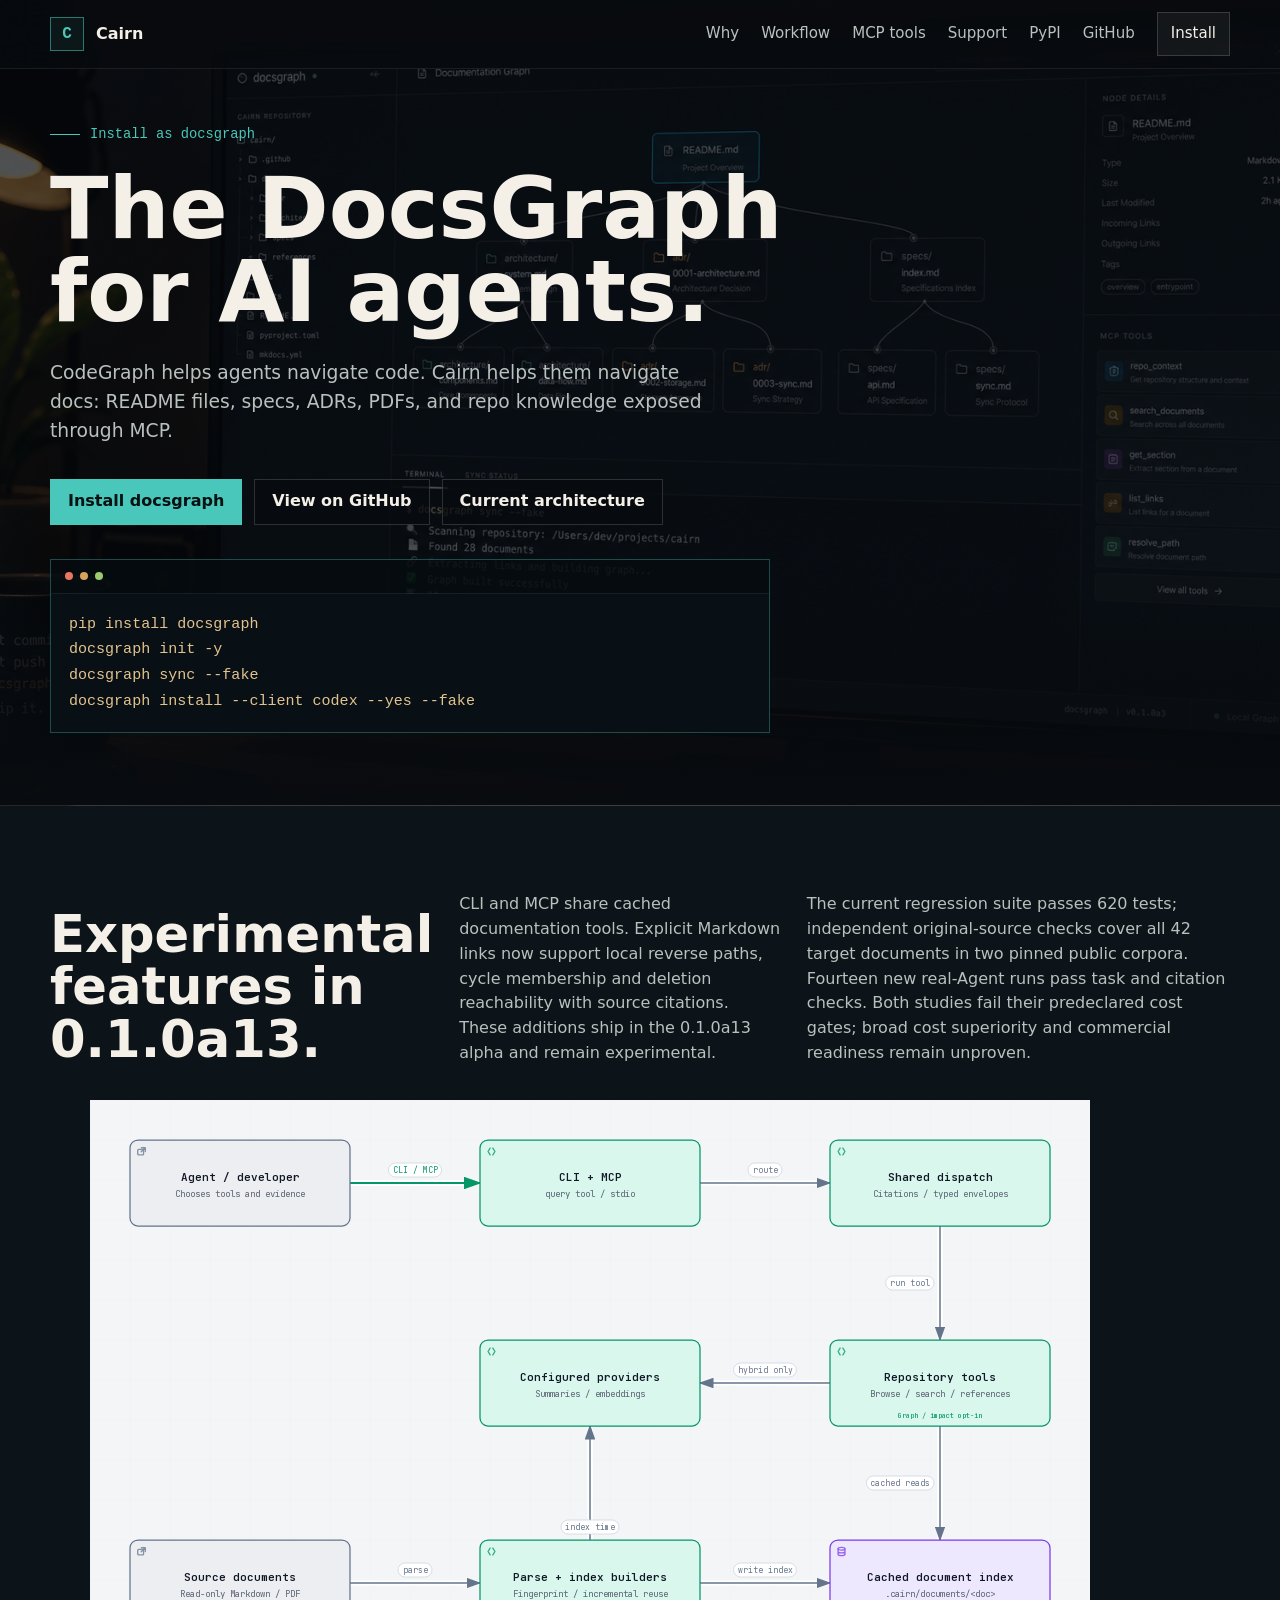
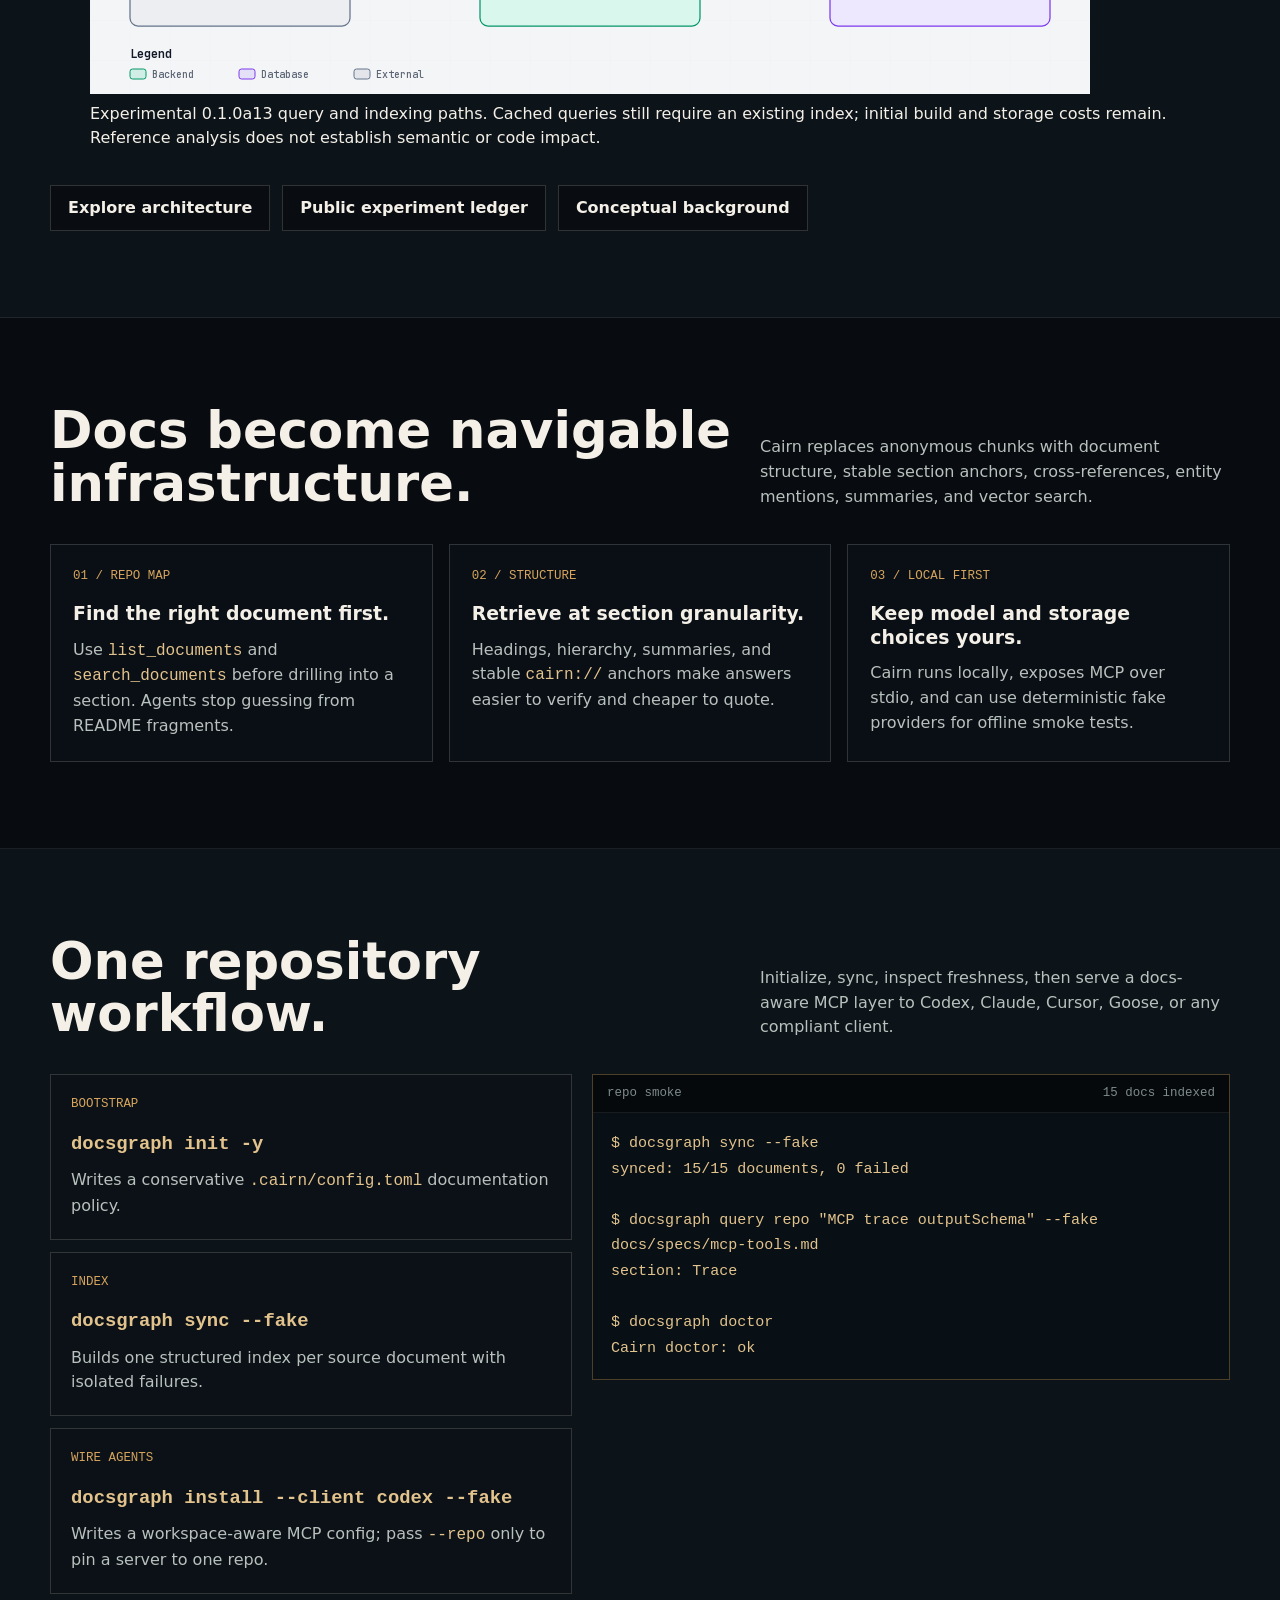
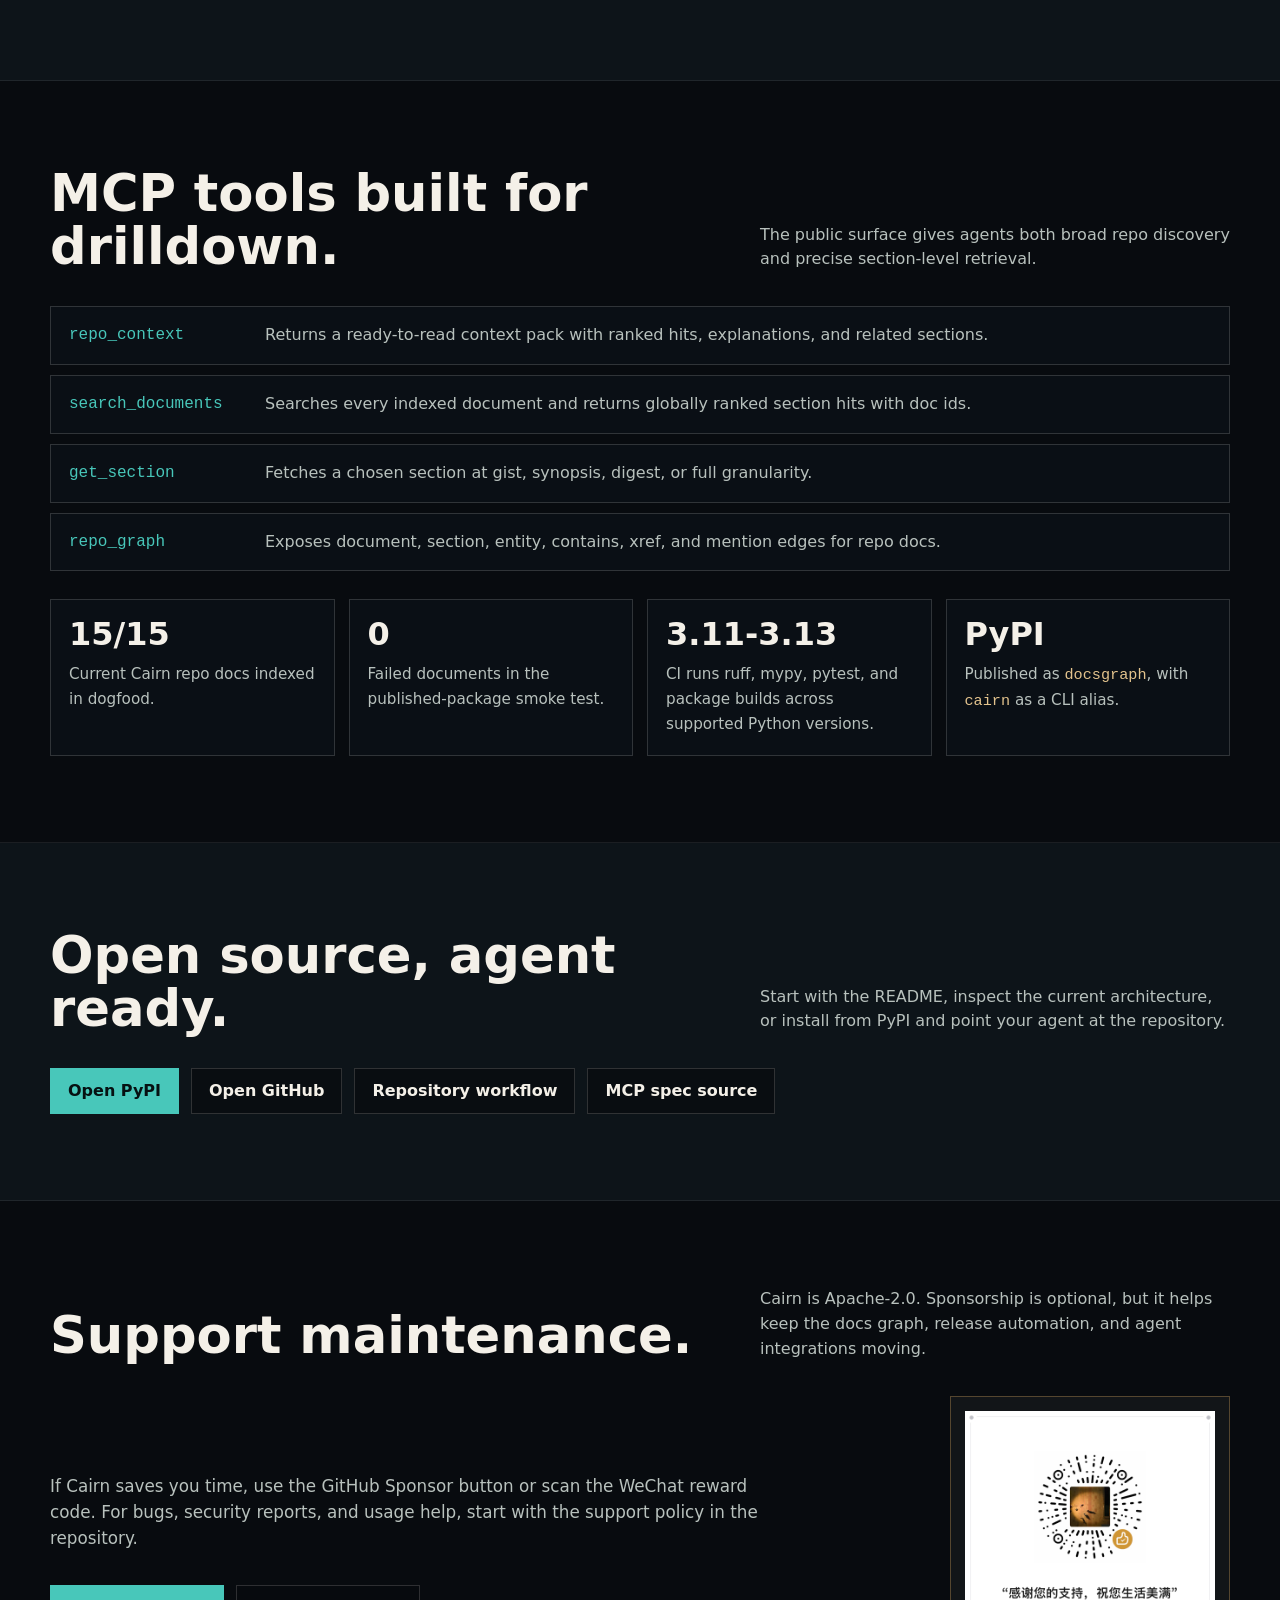
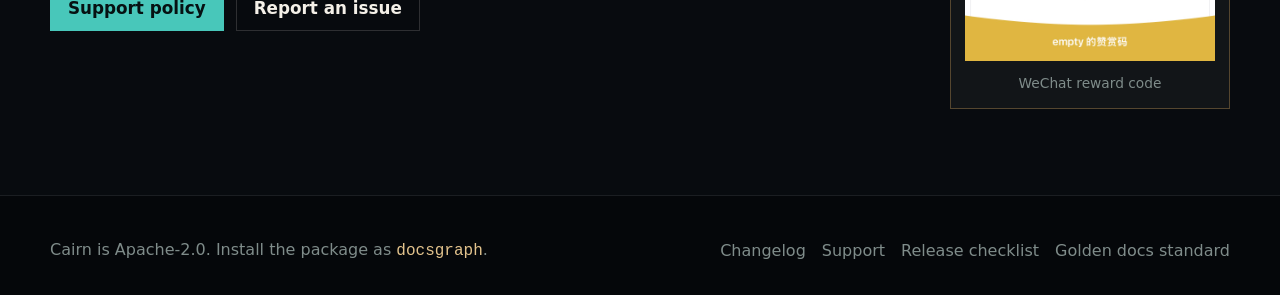
<file: docs/index.html>
<!doctype html>
<html lang="en">
<head>
  <meta charset="utf-8">
  <meta name="viewport" content="width=device-width, initial-scale=1">
  <title>Cairn - DocsGraph for AI agents</title>
  <meta name="description" content="Cairn is a local-first DocsGraph and MCP server that helps AI agents navigate repository documentation. Install it as docsgraph.">
  <meta name="theme-color" content="#080b0f">
  <link rel="canonical" href="https://jokeuncle.github.io/cairn/">
  <meta property="og:title" content="Cairn - DocsGraph for AI agents">
  <meta property="og:description" content="CodeGraph helps agents navigate code. Cairn helps them navigate docs.">
  <meta property="og:url" content="https://jokeuncle.github.io/cairn/">
  <meta property="og:image" content="https://jokeuncle.github.io/cairn/assets/docsgraph-hero.png">
  <meta property="og:type" content="website">
  <meta name="twitter:card" content="summary_large_image">
  <meta name="twitter:title" content="Cairn - DocsGraph for AI agents">
  <meta name="twitter:description" content="A local-first DocsGraph and MCP server for repository documentation.">
  <meta name="twitter:image" content="https://jokeuncle.github.io/cairn/assets/docsgraph-hero.png">
  <link rel="icon" href='data:image/svg+xml,<svg xmlns="http://www.w3.org/2000/svg" viewBox="0 0 64 64"><rect width="64" height="64" fill="%23080b0f"/><path d="M18 46V18h28v7H26v14h20v7H18z" fill="%2348c7ba"/></svg>'>
  <style>
    :root {
      color-scheme: dark;
      --ink: #f4f0e8;
      --muted: #b8c1bd;
      --quiet: #7f8c8a;
      --line: rgba(244, 240, 232, 0.16);
      --panel: rgba(12, 17, 22, 0.82);
      --panel-strong: #101821;
      --bg: #080b0f;
      --band: #0d1419;
      --teal: #48c7ba;
      --amber: #d5a45d;
      --green: #9acb6d;
      --red: #e77662;
      --code: #081016;
      font-family: Inter, ui-sans-serif, system-ui, -apple-system, BlinkMacSystemFont, "Segoe UI", sans-serif;
    }

    * {
      box-sizing: border-box;
    }

    html {
      scroll-behavior: smooth;
    }

    body {
      margin: 0;
      background: var(--bg);
      color: var(--ink);
      line-height: 1.55;
    }

    .skip-link {
      position: fixed;
      z-index: 100;
      top: 12px;
      left: 12px;
      padding: 10px 14px;
      transform: translateY(-150%);
      background: var(--teal);
      color: #061112;
      font-weight: 800;
    }

    .skip-link:focus {
      transform: translateY(0);
      outline: 2px solid var(--ink);
      outline-offset: 2px;
    }

    a {
      color: inherit;
      text-decoration: none;
    }

    a:hover {
      color: var(--teal);
    }

    .site-header {
      position: fixed;
      z-index: 10;
      top: 0;
      right: 0;
      left: 0;
      border-bottom: 1px solid rgba(255, 255, 255, 0.08);
      background: rgba(8, 11, 15, 0.78);
      backdrop-filter: blur(18px);
    }

    .nav {
      display: flex;
      align-items: center;
      justify-content: space-between;
      width: min(1180px, calc(100% - 40px));
      margin: 0 auto;
      min-height: 68px;
      gap: 22px;
    }

    .brand {
      display: flex;
      align-items: center;
      gap: 12px;
      font-weight: 760;
      font-size: 1rem;
    }

    .mark {
      display: grid;
      width: 34px;
      height: 34px;
      place-items: center;
      border: 1px solid rgba(72, 199, 186, 0.55);
      background: #0b1718;
      color: var(--teal);
      font-family: ui-monospace, SFMono-Regular, Menlo, monospace;
      font-weight: 800;
    }

    .nav-links {
      display: flex;
      align-items: center;
      gap: 22px;
      color: var(--muted);
      font-size: 0.94rem;
    }

    .nav-cta {
      color: var(--ink);
      padding: 9px 13px;
      border: 1px solid var(--line);
      background: rgba(255, 255, 255, 0.05);
    }

    .hero {
      position: relative;
      min-height: 84vh;
      display: grid;
      align-items: center;
      overflow: hidden;
      background-image: url("assets/docsgraph-hero.png");
      background-position: center;
      background-size: cover;
      border-bottom: 1px solid var(--line);
    }

    .hero::before {
      content: "";
      position: absolute;
      inset: 0;
      background: rgba(7, 10, 14, 0.67);
    }

    .hero::after {
      content: "";
      position: absolute;
      inset: auto 0 0;
      height: 28%;
      background: linear-gradient(180deg, rgba(8, 11, 15, 0), var(--bg));
      pointer-events: none;
    }

    .hero-content {
      position: relative;
      z-index: 1;
      width: min(1180px, calc(100% - 40px));
      margin: 0 auto;
      padding: 118px 0 72px;
    }

    .eyebrow {
      display: inline-flex;
      align-items: center;
      gap: 10px;
      color: var(--teal);
      font-family: ui-monospace, SFMono-Regular, Menlo, monospace;
      font-size: 0.86rem;
      margin-bottom: 22px;
    }

    .eyebrow::before {
      content: "";
      width: 30px;
      height: 1px;
      background: var(--teal);
    }

    h1 {
      max-width: 820px;
      margin: 0;
      font-size: clamp(3.1rem, 6.7vw, 6.4rem);
      line-height: 0.96;
      letter-spacing: 0;
    }

    .hero-copy {
      max-width: 680px;
      margin: 26px 0 0;
      color: var(--muted);
      font-size: 1.17rem;
    }

    .hero-actions {
      display: flex;
      flex-wrap: wrap;
      gap: 12px;
      margin-top: 34px;
    }

    .button {
      display: inline-flex;
      align-items: center;
      justify-content: center;
      min-height: 46px;
      padding: 0 17px;
      border: 1px solid var(--line);
      background: rgba(8, 11, 15, 0.7);
      color: var(--ink);
      font-weight: 700;
    }

    .button.primary {
      color: #061112;
      background: var(--teal);
      border-color: var(--teal);
    }

    .button:hover {
      color: var(--ink);
      border-color: rgba(72, 199, 186, 0.75);
    }

    .button.primary:hover {
      color: #061112;
      background: #62d7ca;
    }

    .quick-install {
      width: min(720px, 100%);
      margin-top: 34px;
      border: 1px solid rgba(72, 199, 186, 0.35);
      background: rgba(5, 12, 16, 0.8);
    }

    .quick-install .bar {
      display: flex;
      align-items: center;
      gap: 7px;
      height: 34px;
      padding: 0 14px;
      border-bottom: 1px solid rgba(255, 255, 255, 0.08);
    }

    .dot {
      width: 8px;
      height: 8px;
      border-radius: 999px;
      background: var(--quiet);
    }

    .dot:nth-child(1) { background: var(--red); }
    .dot:nth-child(2) { background: var(--amber); }
    .dot:nth-child(3) { background: var(--green); }

    pre {
      margin: 0;
      padding: 18px;
      overflow-x: auto;
      color: #dce7e4;
      font-family: ui-monospace, SFMono-Regular, Menlo, Consolas, monospace;
      font-size: 0.94rem;
      line-height: 1.7;
      background: var(--code);
    }

    .section {
      padding: 86px 0;
      border-bottom: 1px solid rgba(255, 255, 255, 0.08);
      background: var(--bg);
    }

    .section.alt {
      background: var(--band);
    }

    .container {
      width: min(1180px, calc(100% - 40px));
      margin: 0 auto;
    }

    .section-head {
      display: flex;
      align-items: end;
      justify-content: space-between;
      gap: 26px;
      margin-bottom: 34px;
    }

    h2 {
      margin: 0;
      font-size: clamp(2rem, 4vw, 3.6rem);
      line-height: 1.03;
      letter-spacing: 0;
    }

    .section-head p {
      max-width: 470px;
      margin: 0;
      color: var(--muted);
    }

    .grid {
      display: grid;
      grid-template-columns: repeat(3, minmax(0, 1fr));
      gap: 16px;
    }

    .feature,
    .metric,
    .tool-row,
    .step {
      border: 1px solid var(--line);
      background: var(--panel);
    }

    .feature {
      min-height: 210px;
      padding: 22px;
    }

    .feature .label,
    .step .label {
      color: var(--amber);
      font-family: ui-monospace, SFMono-Regular, Menlo, monospace;
      font-size: 0.78rem;
      margin-bottom: 16px;
    }

    h3 {
      margin: 0 0 12px;
      font-size: 1.18rem;
      line-height: 1.25;
      letter-spacing: 0;
    }

    h3 code {
      overflow-wrap: anywhere;
    }

    .feature p,
    .step p {
      margin: 0;
      color: var(--muted);
    }

    .workflow {
      display: grid;
      grid-template-columns: 0.9fr 1.1fr;
      gap: 20px;
      align-items: start;
    }

    .steps {
      display: grid;
      gap: 12px;
    }

    .step {
      padding: 20px;
    }

    .terminal {
      position: sticky;
      top: 92px;
      border: 1px solid rgba(213, 164, 93, 0.35);
      background: #05090c;
    }

    .terminal .bar {
      display: flex;
      align-items: center;
      justify-content: space-between;
      height: 38px;
      padding: 0 14px;
      color: var(--quiet);
      border-bottom: 1px solid rgba(255, 255, 255, 0.08);
      font-family: ui-monospace, SFMono-Regular, Menlo, monospace;
      font-size: 0.78rem;
    }

    .tools {
      display: grid;
      gap: 10px;
    }

    .tool-row {
      display: grid;
      grid-template-columns: 180px 1fr;
      gap: 16px;
      padding: 16px 18px;
      align-items: center;
    }

    .tool-name {
      color: var(--teal);
      font-family: ui-monospace, SFMono-Regular, Menlo, monospace;
      overflow-wrap: anywhere;
    }

    .tool-row p {
      margin: 0;
      color: var(--muted);
    }

    .metrics {
      display: grid;
      grid-template-columns: repeat(4, minmax(0, 1fr));
      gap: 14px;
      margin-top: 28px;
    }

    .metric {
      padding: 18px;
      min-height: 126px;
    }

    .metric strong {
      display: block;
      color: var(--ink);
      font-size: 2rem;
      line-height: 1;
      margin-bottom: 12px;
    }

    .metric span {
      color: var(--muted);
      font-size: 0.95rem;
    }

    .support-layout {
      display: grid;
      grid-template-columns: minmax(0, 1fr) 280px;
      gap: 28px;
      align-items: center;
    }

    .support-copy {
      max-width: 720px;
      color: var(--muted);
      font-size: 1.05rem;
    }

    .support-copy p {
      margin: 0 0 18px;
    }

    .reward-panel {
      margin: 0;
      padding: 14px;
      border: 1px solid rgba(213, 164, 93, 0.34);
      background: rgba(255, 255, 255, 0.04);
    }

    .reward-panel img {
      display: block;
      width: 100%;
      height: auto;
      background: #fff;
    }

    .reward-panel figcaption {
      margin-top: 12px;
      color: var(--quiet);
      font-size: 0.86rem;
      text-align: center;
    }

    .site-footer {
      padding: 42px 0;
      color: var(--quiet);
      background: #05070a;
    }

    .footer-inner {
      display: flex;
      justify-content: space-between;
      gap: 20px;
      align-items: center;
      width: min(1180px, calc(100% - 40px));
      margin: 0 auto;
    }

    .footer-links {
      display: flex;
      gap: 16px;
      flex-wrap: wrap;
    }

    code {
      color: #e3c38d;
      font-family: ui-monospace, SFMono-Regular, Menlo, Consolas, monospace;
    }

    @media (max-width: 900px) {
      .nav {
        min-height: 62px;
      }

      .nav-links {
        display: none;
      }

      .hero {
        min-height: 78vh;
        background-position: 60% center;
      }

      .hero-content {
        padding-top: 104px;
      }

      .section-head,
      .workflow,
      .support-layout,
      .footer-inner {
        display: block;
      }

      .section-head p {
        margin-top: 16px;
      }

      .grid,
      .metrics {
        grid-template-columns: 1fr;
      }

      .terminal {
        position: static;
        margin-top: 18px;
      }

      .tool-row {
        grid-template-columns: 1fr;
      }

      .reward-panel {
        width: min(260px, 100%);
        margin-top: 22px;
      }
    }
  </style>
</head>
<body>
  <a class="skip-link" href="#install">Skip to install</a>
  <header class="site-header">
    <nav class="nav" aria-label="Primary">
      <a class="brand" href="#top" aria-label="Cairn home">
        <span class="mark">C</span>
        <span>Cairn</span>
      </a>
      <div class="nav-links">
        <a href="#why">Why</a>
        <a href="#workflow">Workflow</a>
        <a href="#tools">MCP tools</a>
        <a href="#support">Support</a>
        <a href="https://pypi.org/project/docsgraph/">PyPI</a>
        <a href="https://github.com/jokeuncle/cairn">GitHub</a>
        <a class="nav-cta" href="#install">Install</a>
      </div>
    </nav>
  </header>

  <main id="top">
    <section class="hero" aria-labelledby="hero-title">
      <div class="hero-content">
        <div class="eyebrow">Install as docsgraph</div>
        <h1 id="hero-title">The DocsGraph for AI agents.</h1>
        <p class="hero-copy">
          CodeGraph helps agents navigate code. Cairn helps them navigate docs:
          README files, specs, ADRs, PDFs, and repo knowledge exposed through MCP.
        </p>
        <div class="hero-actions">
          <a class="button primary" href="#install">Install docsgraph</a>
          <a class="button" href="https://github.com/jokeuncle/cairn">View on GitHub</a>
          <a class="button" href="architecture-current.html">Current architecture</a>
        </div>
        <div class="quick-install" id="install" aria-label="Install commands">
          <div class="bar"><span class="dot"></span><span class="dot"></span><span class="dot"></span></div>
          <pre><code>pip install docsgraph
docsgraph init -y
docsgraph sync --fake
docsgraph install --client codex --yes --fake</code></pre>
        </div>
      </div>
    </section>

    <section class="section alt" id="working-tree" aria-labelledby="working-tree-title">
      <div class="container">
        <div class="section-head">
          <h2 id="working-tree-title">Experimental features in 0.1.0a13.</h2>
          <p>CLI and MCP share cached documentation tools. Explicit Markdown links
            now support local reverse paths, cycle membership and deletion
            reachability with source citations. These additions ship in the 0.1.0a13 alpha
            and remain experimental.</p>
          <p>The current regression suite passes 620 tests; independent original-source
            checks cover all 42 target documents in two pinned public corpora.
            Fourteen new real-Agent runs pass task and citation checks. Both
            studies fail their predeclared cost gates; broad cost superiority
            and commercial readiness remain unproven.</p>
        </div>
        <figure>
          <a href="architecture-current.html">
            <picture>
              <source media="(prefers-color-scheme: dark)" srcset="assets/cairn-architecture-dark.svg">
              <img src="assets/cairn-architecture-light.svg" width="1000" height="594"
                style="max-width:100%;height:auto" loading="lazy"
                alt="Experimental Cairn architecture: CLI and MCP share dispatch; queries read cached indexes, hybrid search calls a configured model, and index builders parse source documents.">
            </picture>
          </a>
          <figcaption>Experimental 0.1.0a13 query and indexing paths. Cached
            queries still require an existing index; initial build and storage
            costs remain. Reference analysis does not establish semantic or code impact.</figcaption>
        </figure>
        <div class="hero-actions">
          <a class="button" href="architecture-current.html">Explore architecture</a>
          <a class="button" href="https://github.com/jokeuncle/cairn/blob/main/docs/research/README.md">Public experiment ledger</a>
          <a class="button" href="retrieval-architecture-canvas.html">Conceptual background</a>
        </div>
      </div>
    </section>

    <section class="section" id="why">
      <div class="container">
        <div class="section-head">
          <h2>Docs become navigable infrastructure.</h2>
          <p>
            Cairn replaces anonymous chunks with document structure, stable section
            anchors, cross-references, entity mentions, summaries, and vector search.
          </p>
        </div>
        <div class="grid">
          <article class="feature">
            <div class="label">01 / REPO MAP</div>
            <h3>Find the right document first.</h3>
            <p>
              Use <code>list_documents</code> and <code>search_documents</code>
              before drilling into a section. Agents stop guessing from README
              fragments.
            </p>
          </article>
          <article class="feature">
            <div class="label">02 / STRUCTURE</div>
            <h3>Retrieve at section granularity.</h3>
            <p>
              Headings, hierarchy, summaries, and stable <code>cairn://</code>
              anchors make answers easier to verify and cheaper to quote.
            </p>
          </article>
          <article class="feature">
            <div class="label">03 / LOCAL FIRST</div>
            <h3>Keep model and storage choices yours.</h3>
            <p>
              Cairn runs locally, exposes MCP over stdio, and can use deterministic
              fake providers for offline smoke tests.
            </p>
          </article>
        </div>
      </div>
    </section>

    <section class="section alt" id="workflow">
      <div class="container">
        <div class="section-head">
          <h2>One repository workflow.</h2>
          <p>
            Initialize, sync, inspect freshness, then serve a docs-aware MCP layer
            to Codex, Claude, Cursor, Goose, or any compliant client.
          </p>
        </div>
        <div class="workflow">
          <div class="steps">
            <article class="step">
              <div class="label">BOOTSTRAP</div>
              <h3><code>docsgraph init -y</code></h3>
              <p>Writes a conservative <code>.cairn/config.toml</code> documentation policy.</p>
            </article>
            <article class="step">
              <div class="label">INDEX</div>
              <h3><code>docsgraph sync --fake</code></h3>
              <p>Builds one structured index per source document with isolated failures.</p>
            </article>
            <article class="step">
              <div class="label">WIRE AGENTS</div>
              <h3><code>docsgraph install --client codex --fake</code></h3>
              <p>Writes a workspace-aware MCP config; pass <code>--repo</code> only to pin a server to one repo.</p>
            </article>
          </div>
          <div class="terminal" aria-label="Repository workflow terminal">
            <div class="bar"><span>repo smoke</span><span>15 docs indexed</span></div>
            <pre><code>$ docsgraph sync --fake
synced: 15/15 documents, 0 failed

$ docsgraph query repo "MCP trace outputSchema" --fake
docs/specs/mcp-tools.md
section: Trace

$ docsgraph doctor
Cairn doctor: ok</code></pre>
          </div>
        </div>
      </div>
    </section>

    <section class="section" id="tools">
      <div class="container">
        <div class="section-head">
          <h2>MCP tools built for drilldown.</h2>
          <p>
            The public surface gives agents both broad repo discovery and precise
            section-level retrieval.
          </p>
        </div>
        <div class="tools">
          <div class="tool-row">
            <div class="tool-name">repo_context</div>
            <p>Returns a ready-to-read context pack with ranked hits, explanations, and related sections.</p>
          </div>
          <div class="tool-row">
            <div class="tool-name">search_documents</div>
            <p>Searches every indexed document and returns globally ranked section hits with doc ids.</p>
          </div>
          <div class="tool-row">
            <div class="tool-name">get_section</div>
            <p>Fetches a chosen section at gist, synopsis, digest, or full granularity.</p>
          </div>
          <div class="tool-row">
            <div class="tool-name">repo_graph</div>
            <p>Exposes document, section, entity, contains, xref, and mention edges for repo docs.</p>
          </div>
        </div>
        <div class="metrics">
          <div class="metric"><strong>15/15</strong><span>Current Cairn repo docs indexed in dogfood.</span></div>
          <div class="metric"><strong>0</strong><span>Failed documents in the published-package smoke test.</span></div>
          <div class="metric"><strong>3.11-3.13</strong><span>CI runs ruff, mypy, pytest, and package builds across supported Python versions.</span></div>
          <div class="metric"><strong>PyPI</strong><span>Published as <code>docsgraph</code>, with <code>cairn</code> as a CLI alias.</span></div>
        </div>
      </div>
    </section>

    <section class="section alt">
      <div class="container">
        <div class="section-head">
          <h2>Open source, agent ready.</h2>
          <p>
            Start with the README, inspect the current architecture, or install
            from PyPI and point your agent at the repository.
          </p>
        </div>
        <div class="hero-actions">
          <a class="button primary" href="https://pypi.org/project/docsgraph/">Open PyPI</a>
          <a class="button" href="https://github.com/jokeuncle/cairn">Open GitHub</a>
          <a class="button" href="https://github.com/jokeuncle/cairn#repository-workflow">Repository workflow</a>
          <a class="button" href="https://github.com/jokeuncle/cairn/blob/main/docs/specs/mcp-tools.md">MCP spec source</a>
        </div>
      </div>
    </section>

    <section class="section" id="support">
      <div class="container">
        <div class="section-head">
          <h2>Support maintenance.</h2>
          <p>
            Cairn is Apache-2.0. Sponsorship is optional, but it helps keep the
            docs graph, release automation, and agent integrations moving.
          </p>
        </div>
        <div class="support-layout">
          <div class="support-copy">
            <p>
              If Cairn saves you time, use the GitHub Sponsor button or scan the
              WeChat reward code. For bugs, security reports, and usage help,
              start with the support policy in the repository.
            </p>
            <div class="hero-actions">
              <a class="button primary" href="https://github.com/jokeuncle/cairn/blob/main/SUPPORT.md">Support policy</a>
              <a class="button" href="https://github.com/jokeuncle/cairn/issues">Report an issue</a>
            </div>
          </div>
          <figure class="reward-panel">
            <img src="assets/wechat-reward.jpg" alt="WeChat reward code for supporting Cairn maintenance">
            <figcaption>WeChat reward code</figcaption>
          </figure>
        </div>
      </div>
    </section>
  </main>

  <footer class="site-footer">
    <div class="footer-inner">
      <div>Cairn is Apache-2.0. Install the package as <code>docsgraph</code>.</div>
      <div class="footer-links">
        <a href="https://github.com/jokeuncle/cairn/blob/main/CHANGELOG.md">Changelog</a>
        <a href="#support">Support</a>
        <a href="https://github.com/jokeuncle/cairn/blob/main/docs/release-checklist.md">Release checklist</a>
        <a href="https://github.com/jokeuncle/cairn/blob/main/docs/golden-docs-standard.md">Golden docs standard</a>
      </div>
    </div>
  </footer>
</body>
</html>
</file>
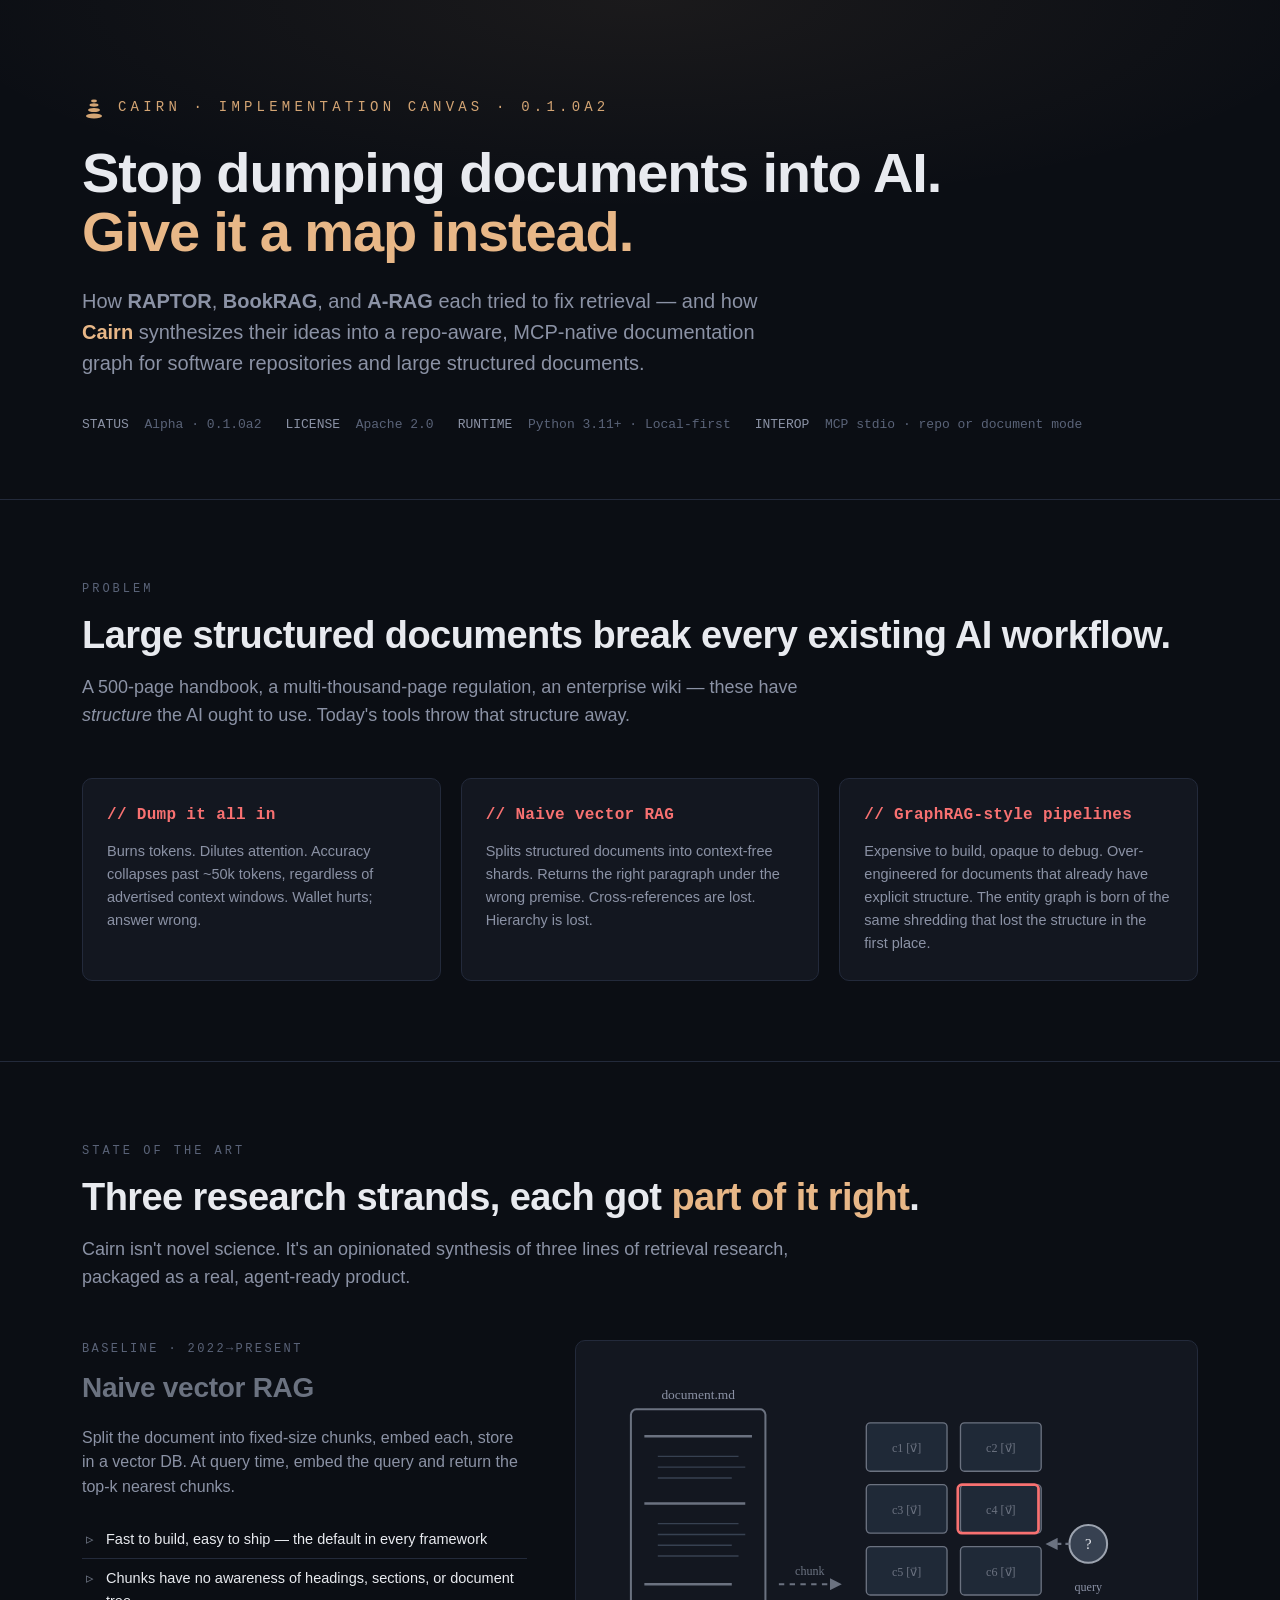
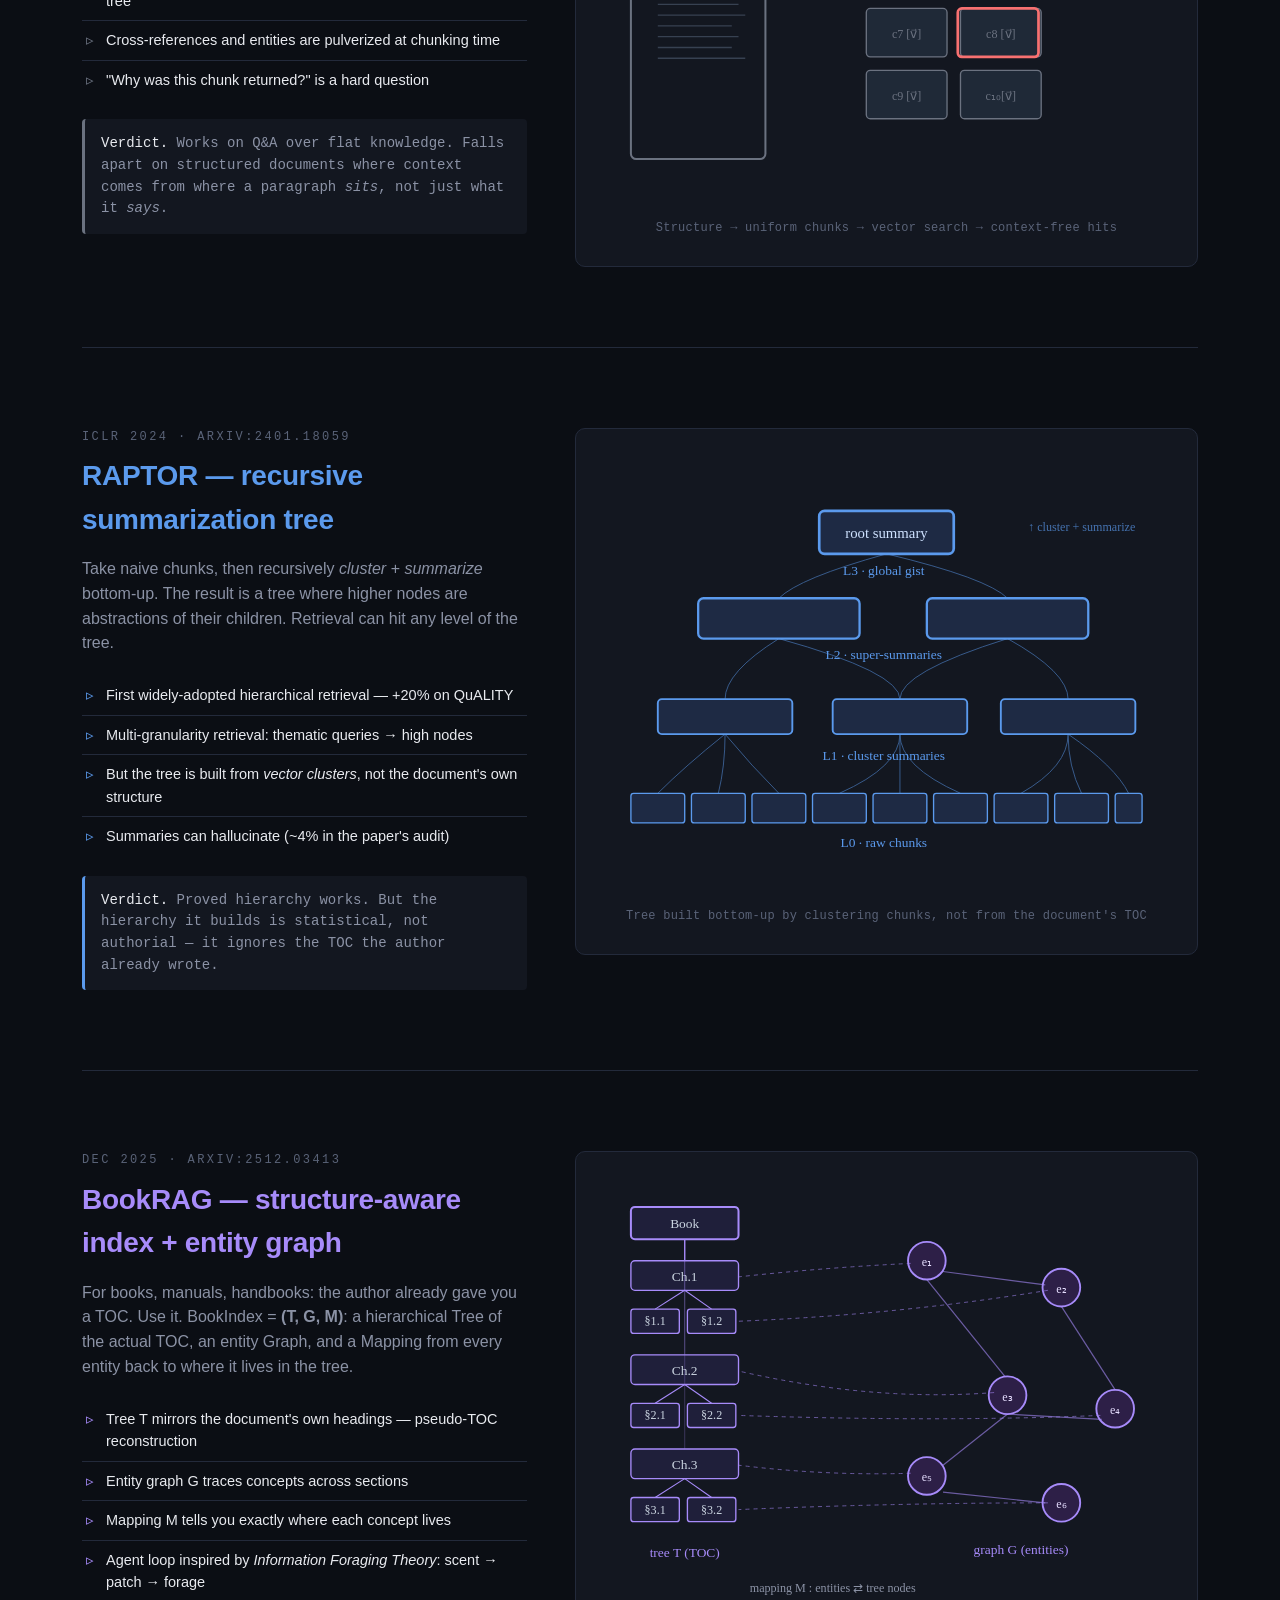
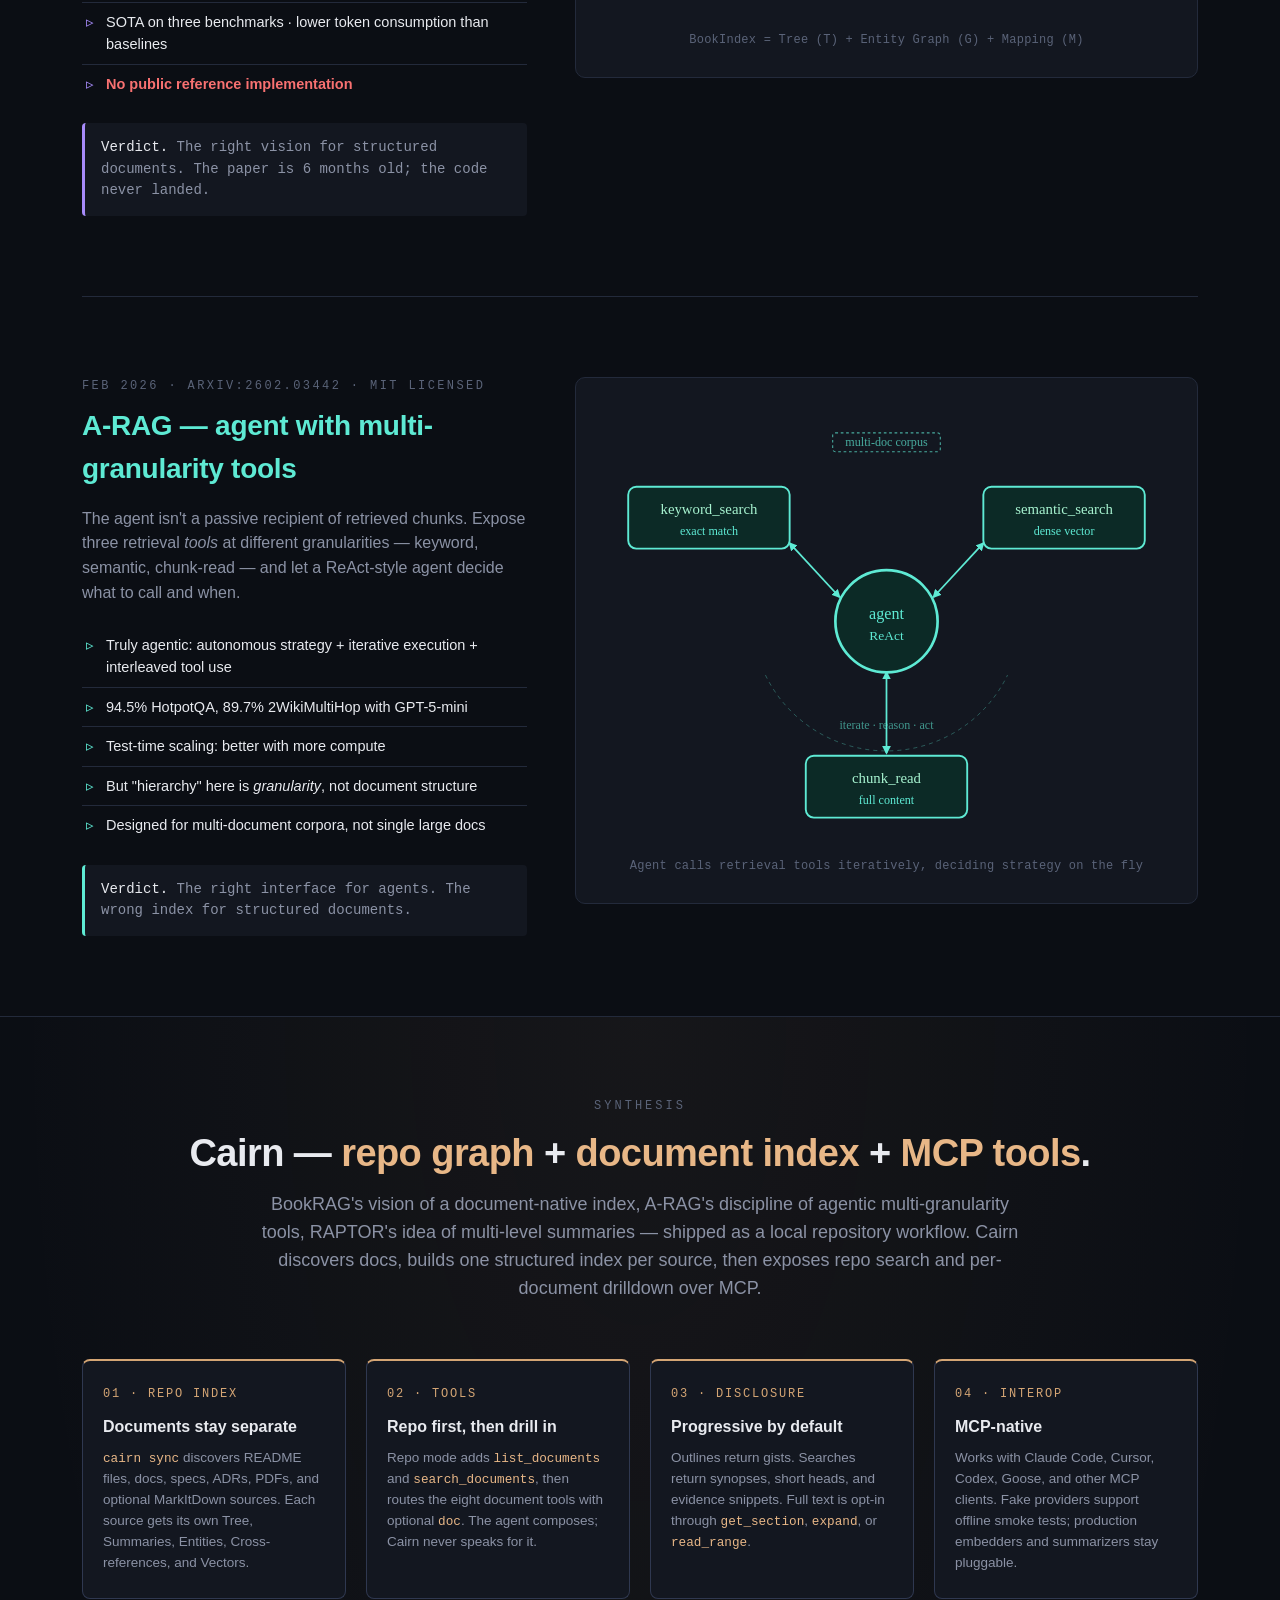
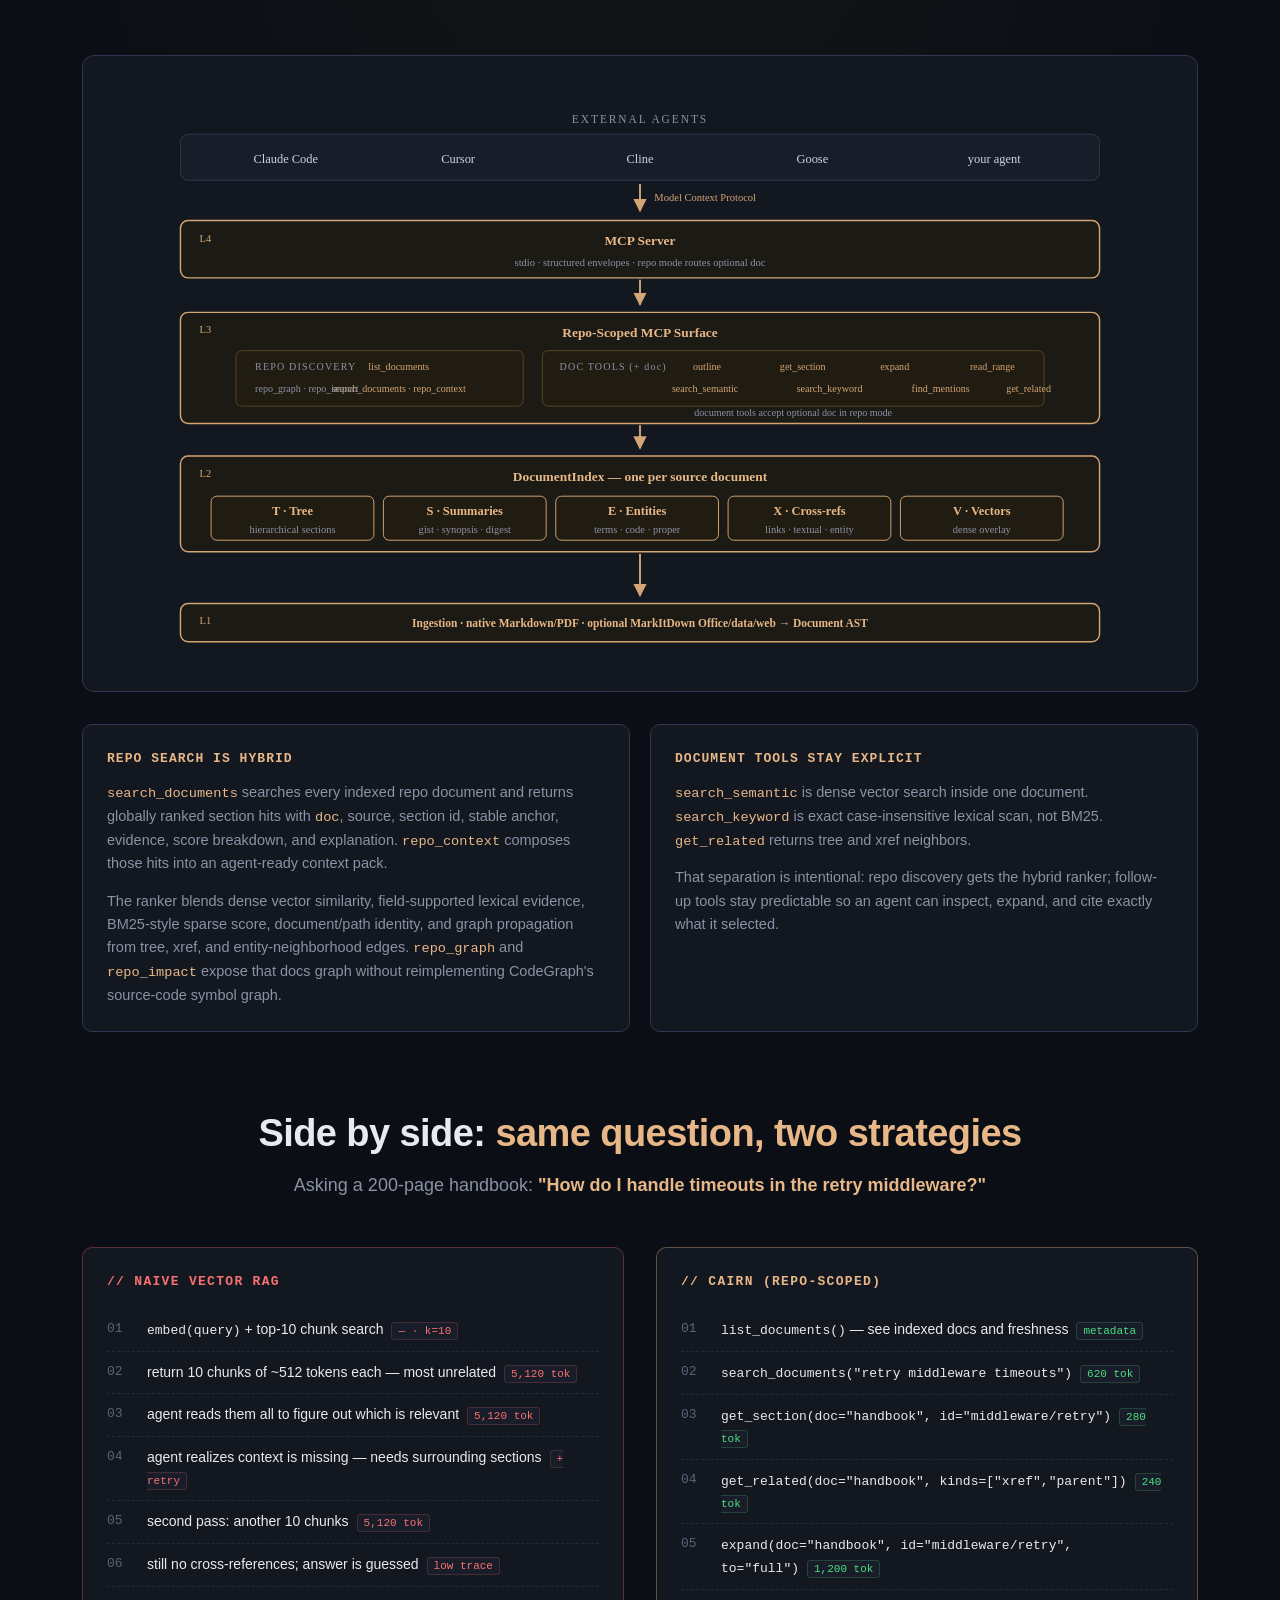
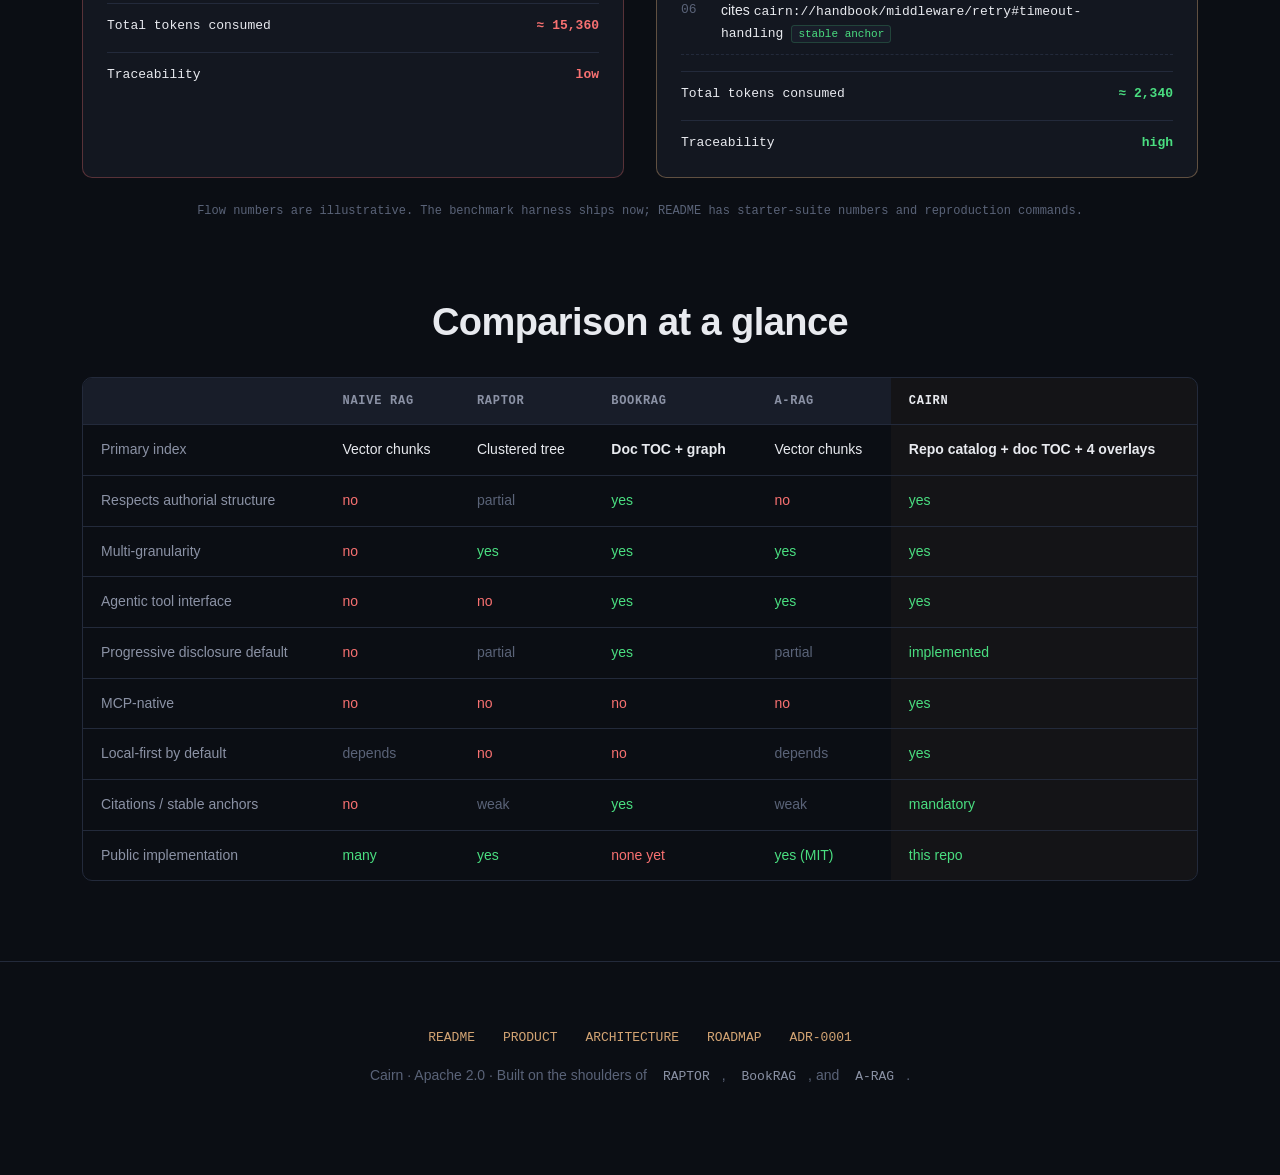
<file: docs/canvas.html>
<!DOCTYPE html>
<html lang="en">
<head>
<meta charset="UTF-8">
<meta name="viewport" content="width=device-width, initial-scale=1.0">
<title>Cairn — How structure-aware retrieval works</title>
<style>
  :root {
    --bg: #0b0e14;
    --surface: #131720;
    --surface-2: #181d29;
    --border: #232a3b;
    --border-strong: #2f3850;
    --text: #e8eaef;
    --text-dim: #8b92a5;
    --text-faint: #5a6378;
    --naive: #6b7280;
    --raptor: #5b9aed;
    --bookrag: #a78bfa;
    --arag: #5eead4;
    --cairn: #d4a574;
    --cairn-warm: #e8b787;
    --cairn-deep: #a37e4f;
    --good: #4ade80;
    --bad: #f87171;
    --mono: ui-monospace, "SF Mono", "JetBrains Mono", Menlo, Consolas, monospace;
    --sans: -apple-system, BlinkMacSystemFont, "Inter", "Segoe UI", Roboto, sans-serif;
  }

  * { box-sizing: border-box; }
  html, body { margin: 0; padding: 0; }
  body {
    background: var(--bg);
    color: var(--text);
    font-family: var(--sans);
    line-height: 1.55;
    -webkit-font-smoothing: antialiased;
    font-size: 16px;
  }

  .container {
    max-width: 1180px;
    margin: 0 auto;
    padding: 0 32px;
  }

  /* ---------- Header / hero ---------- */
  header.hero {
    padding: 96px 0 64px;
    border-bottom: 1px solid var(--border);
    background:
      radial-gradient(ellipse 80% 60% at 50% 0%, rgba(212, 165, 116, 0.08), transparent 70%),
      var(--bg);
  }
  .hero .brand {
    font-family: var(--mono);
    color: var(--cairn);
    font-size: 14px;
    letter-spacing: 0.3em;
    text-transform: uppercase;
    margin-bottom: 24px;
    display: flex;
    align-items: center;
    gap: 12px;
  }
  .hero .brand::before {
    content: "";
    display: inline-block;
    width: 24px;
    height: 24px;
    background: url("data:image/svg+xml;utf8,<svg xmlns='http://www.w3.org/2000/svg' viewBox='0 0 24 24' fill='%23d4a574'><ellipse cx='12' cy='20' rx='8' ry='2.5'/><ellipse cx='12' cy='14' rx='6' ry='2'/><ellipse cx='12' cy='9' rx='4.5' ry='1.7'/><ellipse cx='12' cy='5' rx='3' ry='1.4'/></svg>") center/contain no-repeat;
  }
  .hero h1 {
    font-size: 56px;
    font-weight: 700;
    margin: 0 0 24px;
    letter-spacing: -0.02em;
    line-height: 1.05;
    max-width: 920px;
  }
  .hero h1 em {
    font-style: normal;
    color: var(--cairn-warm);
  }
  .hero p.lede {
    font-size: 20px;
    color: var(--text-dim);
    max-width: 720px;
    margin: 0 0 36px;
  }
  .hero .meta {
    display: flex;
    flex-wrap: wrap;
    gap: 24px;
    font-family: var(--mono);
    font-size: 13px;
    color: var(--text-faint);
  }
  .hero .meta span strong { color: var(--text-dim); font-weight: 500; }

  /* ---------- Sections ---------- */
  section {
    padding: 80px 0;
    border-bottom: 1px solid var(--border);
  }
  section .eyebrow {
    font-family: var(--mono);
    font-size: 12px;
    letter-spacing: 0.25em;
    text-transform: uppercase;
    color: var(--text-faint);
    margin-bottom: 16px;
  }
  section h2 {
    font-size: 38px;
    font-weight: 700;
    letter-spacing: -0.015em;
    margin: 0 0 16px;
    line-height: 1.15;
  }
  section h2 em {
    font-style: normal;
    color: var(--cairn-warm);
  }
  section .section-lede {
    font-size: 18px;
    color: var(--text-dim);
    max-width: 760px;
    margin: 0 0 48px;
  }

  /* ---------- Problem grid ---------- */
  .problem-grid {
    display: grid;
    grid-template-columns: repeat(3, 1fr);
    gap: 20px;
    margin-top: 40px;
  }
  .problem-card {
    background: var(--surface);
    border: 1px solid var(--border);
    border-radius: 10px;
    padding: 24px;
  }
  .problem-card h3 {
    margin: 0 0 12px;
    font-size: 16px;
    font-weight: 600;
    color: var(--bad);
    font-family: var(--mono);
    letter-spacing: 0.02em;
  }
  .problem-card p {
    margin: 0;
    color: var(--text-dim);
    font-size: 14.5px;
    line-height: 1.6;
  }

  /* ---------- Approach card (the main thing) ---------- */
  .approach {
    display: grid;
    grid-template-columns: 1fr 1.4fr;
    gap: 48px;
    align-items: start;
    margin-bottom: 80px;
    padding-bottom: 80px;
    border-bottom: 1px solid var(--border);
  }
  .approach:last-child { border-bottom: none; padding-bottom: 0; margin-bottom: 0; }
  .approach .label {
    font-family: var(--mono);
    font-size: 12px;
    letter-spacing: 0.2em;
    text-transform: uppercase;
    margin-bottom: 8px;
    color: var(--text-faint);
  }
  .approach h3 {
    font-size: 28px;
    font-weight: 700;
    margin: 0 0 16px;
    letter-spacing: -0.01em;
  }
  .approach.naive h3 { color: var(--naive); }
  .approach.raptor h3 { color: var(--raptor); }
  .approach.bookrag h3 { color: var(--bookrag); }
  .approach.arag h3 { color: var(--arag); }
  .approach .desc {
    color: var(--text-dim);
    font-size: 16px;
    margin: 0 0 20px;
  }
  .approach .properties { list-style: none; padding: 0; margin: 0 0 20px; }
  .approach .properties li {
    padding: 8px 0 8px 24px;
    position: relative;
    color: var(--text);
    font-size: 14.5px;
    border-bottom: 1px solid var(--border);
  }
  .approach .properties li:last-child { border-bottom: none; }
  .approach .properties li::before {
    content: "▹";
    position: absolute;
    left: 4px;
    top: 8px;
    color: var(--text-faint);
  }
  .approach.naive   .properties li::before { color: var(--naive); }
  .approach.raptor  .properties li::before { color: var(--raptor); }
  .approach.bookrag .properties li::before { color: var(--bookrag); }
  .approach.arag    .properties li::before { color: var(--arag); }
  .approach .verdict {
    padding: 14px 16px;
    background: var(--surface);
    border-left: 3px solid;
    border-radius: 4px;
    font-size: 14px;
    color: var(--text-dim);
    font-family: var(--mono);
  }
  .approach.naive   .verdict { border-left-color: var(--naive); }
  .approach.raptor  .verdict { border-left-color: var(--raptor); }
  .approach.bookrag .verdict { border-left-color: var(--bookrag); }
  .approach.arag    .verdict { border-left-color: var(--arag); }
  .approach .verdict strong { color: var(--text); font-weight: 500; }

  .diagram {
    background: var(--surface);
    border: 1px solid var(--border);
    border-radius: 10px;
    padding: 28px;
    min-height: 360px;
    display: flex;
    flex-direction: column;
    justify-content: center;
    align-items: center;
  }
  .diagram svg { max-width: 100%; height: auto; }
  .diagram .caption {
    font-family: var(--mono);
    font-size: 12px;
    color: var(--text-faint);
    text-align: center;
    margin-top: 20px;
    letter-spacing: 0.02em;
  }

  /* ---------- Cairn section (highlight) ---------- */
  .cairn-section {
    background:
      radial-gradient(ellipse 70% 60% at 50% 0%, rgba(212, 165, 116, 0.06), transparent 70%),
      var(--bg);
  }
  .cairn-section h2 {
    text-align: center;
  }
  .cairn-section .section-lede {
    text-align: center;
    margin-left: auto;
    margin-right: auto;
  }
  .cairn-pillars {
    display: grid;
    grid-template-columns: repeat(4, 1fr);
    gap: 20px;
    margin: 56px 0;
  }
  .pillar {
    background: var(--surface);
    border: 1px solid var(--border-strong);
    border-top: 2px solid var(--cairn);
    border-radius: 8px;
    padding: 24px 20px;
  }
  .pillar .pill-num {
    font-family: var(--mono);
    color: var(--cairn);
    font-size: 12px;
    letter-spacing: 0.15em;
    margin-bottom: 12px;
  }
  .pillar h4 {
    margin: 0 0 8px;
    font-size: 16px;
    color: var(--text);
    font-weight: 600;
  }
  .pillar p {
    margin: 0;
    color: var(--text-dim);
    font-size: 13.5px;
    line-height: 1.55;
  }

  /* ---------- Architecture diagram ---------- */
  .arch-wrap {
    background: var(--surface);
    border: 1px solid var(--border-strong);
    border-radius: 12px;
    padding: 40px;
    margin-top: 24px;
    overflow-x: auto;
  }
  .arch-wrap svg { width: 100%; height: auto; display: block; }

  /* ---------- Implementation notes ---------- */
  .impl-grid {
    display: grid;
    grid-template-columns: repeat(2, 1fr);
    gap: 20px;
    margin: 32px 0 64px;
  }
  .impl-card {
    background: var(--surface);
    border: 1px solid var(--border-strong);
    border-radius: 10px;
    padding: 24px;
  }
  .impl-card h4 {
    margin: 0 0 12px;
    color: var(--cairn-warm);
    font-family: var(--mono);
    font-size: 13px;
    letter-spacing: 0.08em;
    text-transform: uppercase;
  }
  .impl-card p {
    margin: 0 0 14px;
    color: var(--text-dim);
    font-size: 14.5px;
    line-height: 1.6;
  }
  .impl-card p:last-child {
    margin-bottom: 0;
  }
  .impl-card code,
  .pillar code {
    color: var(--cairn-warm);
    font-family: var(--mono);
    font-size: 0.94em;
  }

  /* ---------- Flow demo ---------- */
  .flow {
    display: grid;
    grid-template-columns: 1fr 1fr;
    gap: 32px;
    align-items: stretch;
    margin-top: 40px;
  }
  .flow-card {
    background: var(--surface);
    border: 1px solid var(--border);
    border-radius: 10px;
    padding: 24px;
  }
  .flow-card.bad { border-color: rgba(248, 113, 113, 0.3); }
  .flow-card.good { border-color: rgba(212, 165, 116, 0.4); }
  .flow-card h4 {
    margin: 0 0 16px;
    font-family: var(--mono);
    font-size: 13px;
    letter-spacing: 0.1em;
    text-transform: uppercase;
  }
  .flow-card.bad h4 { color: var(--bad); }
  .flow-card.good h4 { color: var(--cairn-warm); }
  .flow-step {
    display: grid;
    grid-template-columns: 28px 1fr;
    gap: 12px;
    padding: 10px 0;
    border-bottom: 1px dashed var(--border);
    font-size: 14px;
  }
  .flow-step:last-child { border-bottom: none; }
  .flow-step .num {
    font-family: var(--mono);
    color: var(--text-faint);
    font-size: 13px;
  }
  .flow-step .code {
    font-family: var(--mono);
    font-size: 13px;
    color: var(--text);
    overflow-wrap: anywhere;
  }
  .flow-step .tok {
    margin-left: 8px;
    font-family: var(--mono);
    font-size: 11px;
    padding: 2px 6px;
    border-radius: 3px;
    background: var(--surface-2);
    color: var(--text-dim);
  }
  .flow-card.good .flow-step .tok { color: var(--good); border: 1px solid rgba(74, 222, 128, 0.2); }
  .flow-card.bad .flow-step .tok { color: var(--bad); border: 1px solid rgba(248, 113, 113, 0.2); }
  .flow-total {
    margin-top: 16px;
    padding-top: 12px;
    border-top: 1px solid var(--border);
    font-family: var(--mono);
    font-size: 13px;
    display: flex;
    justify-content: space-between;
  }
  .flow-total .total-tok { font-weight: 600; }
  .flow-card.bad .total-tok { color: var(--bad); }
  .flow-card.good .total-tok { color: var(--good); }

  /* ---------- Comparison table ---------- */
  .table-wrap {
    overflow-x: auto;
    margin-top: 32px;
    border: 1px solid var(--border);
    border-radius: 10px;
  }
  table.compare {
    width: 100%;
    border-collapse: collapse;
    font-size: 14px;
  }
  table.compare th, table.compare td {
    text-align: left;
    padding: 14px 18px;
    border-bottom: 1px solid var(--border);
    vertical-align: top;
  }
  table.compare thead th {
    background: var(--surface-2);
    color: var(--text-dim);
    font-family: var(--mono);
    font-size: 12px;
    font-weight: 600;
    letter-spacing: 0.06em;
    text-transform: uppercase;
  }
  table.compare tbody tr:last-child td { border-bottom: none; }
  table.compare td:first-child { color: var(--text-dim); white-space: nowrap; }
  table.compare .h { font-weight: 600; }
  table.compare .cairn-col {
    background: rgba(212, 165, 116, 0.04);
    color: var(--text);
  }
  table.compare .yes { color: var(--good); }
  table.compare .no  { color: var(--bad); }
  table.compare .meh { color: var(--text-faint); }

  /* ---------- Footer ---------- */
  footer {
    padding: 64px 0 96px;
    text-align: center;
    color: var(--text-faint);
    font-size: 14px;
  }
  footer .links { margin-bottom: 16px; }
  footer a {
    color: var(--cairn);
    text-decoration: none;
    margin: 0 12px;
    font-family: var(--mono);
    font-size: 13px;
  }
  footer a:hover { text-decoration: underline; }

  /* ---------- Responsive ---------- */
  @media (max-width: 900px) {
    .hero h1 { font-size: 38px; }
    .approach { grid-template-columns: 1fr; gap: 24px; }
    .cairn-pillars { grid-template-columns: repeat(2, 1fr); }
    .impl-grid { grid-template-columns: 1fr; }
    .problem-grid { grid-template-columns: 1fr; }
    .flow { grid-template-columns: 1fr; }
    section { padding: 56px 0; }
    section h2 { font-size: 28px; }
  }

  @media (max-width: 640px) {
    .container { padding: 0 20px; }
    .cairn-pillars { grid-template-columns: 1fr; }
    .arch-wrap { padding: 18px; }
    .arch-wrap svg { min-width: 720px; }
    .impl-card,
    .flow-card {
      padding: 20px;
    }
  }
</style>
</head>
<body>

<!-- ============= HERO ============= -->
<header class="hero">
  <div class="container">
    <div class="brand">CAIRN · implementation canvas · 0.1.0a2</div>
    <h1>Stop dumping documents into AI.<br><em>Give it a map instead.</em></h1>
    <p class="lede">
      How <strong>RAPTOR</strong>, <strong>BookRAG</strong>, and <strong>A-RAG</strong>
      each tried to fix retrieval — and how <strong style="color: var(--cairn-warm);">Cairn</strong>
      synthesizes their ideas into a repo-aware, MCP-native documentation graph
      for software repositories and large structured documents.
    </p>
    <div class="meta">
      <span><strong>STATUS</strong>&nbsp;&nbsp;Alpha · 0.1.0a2</span>
      <span><strong>LICENSE</strong>&nbsp;&nbsp;Apache 2.0</span>
      <span><strong>RUNTIME</strong>&nbsp;&nbsp;Python 3.11+ · Local-first</span>
      <span><strong>INTEROP</strong>&nbsp;&nbsp;MCP stdio · repo or document mode</span>
    </div>
  </div>
</header>

<!-- ============= THE PROBLEM ============= -->
<section>
  <div class="container">
    <div class="eyebrow">Problem</div>
    <h2>Large structured documents break every existing AI workflow.</h2>
    <p class="section-lede">
      A 500-page handbook, a multi-thousand-page regulation, an enterprise wiki —
      these have <em>structure</em> the AI ought to use. Today's tools throw that
      structure away.
    </p>
    <div class="problem-grid">
      <div class="problem-card">
        <h3>// Dump it all in</h3>
        <p>
          Burns tokens. Dilutes attention. Accuracy collapses past ~50k tokens,
          regardless of advertised context windows. Wallet hurts; answer wrong.
        </p>
      </div>
      <div class="problem-card">
        <h3>// Naive vector RAG</h3>
        <p>
          Splits structured documents into context-free shards. Returns the
          right paragraph under the wrong premise. Cross-references are lost.
          Hierarchy is lost.
        </p>
      </div>
      <div class="problem-card">
        <h3>// GraphRAG-style pipelines</h3>
        <p>
          Expensive to build, opaque to debug. Over-engineered for documents
          that already have explicit structure. The entity graph is born of
          the same shredding that lost the structure in the first place.
        </p>
      </div>
    </div>
  </div>
</section>

<!-- ============= APPROACHES ============= -->
<section>
  <div class="container">
    <div class="eyebrow">State of the art</div>
    <h2>Three research strands, each got <em>part of it right</em>.</h2>
    <p class="section-lede">
      Cairn isn't novel science. It's an opinionated synthesis of three lines of
      retrieval research, packaged as a real, agent-ready product.
    </p>

    <!-- ----- Naive RAG (baseline) ----- -->
    <div class="approach naive">
      <div class="text">
        <div class="label">Baseline · 2022→present</div>
        <h3>Naive vector RAG</h3>
        <p class="desc">
          Split the document into fixed-size chunks, embed each, store in a
          vector DB. At query time, embed the query and return the top-k nearest
          chunks.
        </p>
        <ul class="properties">
          <li>Fast to build, easy to ship — the default in every framework</li>
          <li>Chunks have no awareness of headings, sections, or document tree</li>
          <li>Cross-references and entities are pulverized at chunking time</li>
          <li>"Why was this chunk returned?" is a hard question</li>
        </ul>
        <div class="verdict">
          <strong>Verdict.</strong> Works on Q&amp;A over flat knowledge.
          Falls apart on structured documents where context comes from where
          a paragraph <em>sits</em>, not just what it <em>says</em>.
        </div>
      </div>
      <div class="diagram">
        <svg viewBox="0 0 420 320" xmlns="http://www.w3.org/2000/svg">
          <!-- Document with shredding -->
          <rect x="20" y="30" width="100" height="260" rx="4" fill="none" stroke="#6b7280" stroke-width="1.5"/>
          <text x="70" y="22" text-anchor="middle" fill="#8b92a5" font-family="ui-monospace" font-size="10">document.md</text>
          <!-- Show heading structure being lost -->
          <line x1="30" y1="50" x2="110" y2="50" stroke="#6b7280" stroke-width="2"/>
          <line x1="40" y1="65" x2="100" y2="65" stroke="#374151" stroke-width="1"/>
          <line x1="40" y1="73" x2="105" y2="73" stroke="#374151" stroke-width="1"/>
          <line x1="40" y1="81" x2="95" y2="81" stroke="#374151" stroke-width="1"/>
          <line x1="30" y1="100" x2="105" y2="100" stroke="#6b7280" stroke-width="2"/>
          <line x1="40" y1="115" x2="100" y2="115" stroke="#374151" stroke-width="1"/>
          <line x1="40" y1="123" x2="105" y2="123" stroke="#374151" stroke-width="1"/>
          <line x1="40" y1="131" x2="95" y2="131" stroke="#374151" stroke-width="1"/>
          <line x1="40" y1="139" x2="100" y2="139" stroke="#374151" stroke-width="1"/>
          <line x1="30" y1="160" x2="95" y2="160" stroke="#6b7280" stroke-width="2"/>
          <line x1="40" y1="175" x2="100" y2="175" stroke="#374151" stroke-width="1"/>
          <line x1="40" y1="183" x2="105" y2="183" stroke="#374151" stroke-width="1"/>
          <line x1="40" y1="191" x2="95" y2="191" stroke="#374151" stroke-width="1"/>
          <line x1="40" y1="199" x2="100" y2="199" stroke="#374151" stroke-width="1"/>
          <line x1="40" y1="207" x2="95" y2="207" stroke="#374151" stroke-width="1"/>
          <line x1="40" y1="215" x2="105" y2="215" stroke="#374151" stroke-width="1"/>

          <!-- Arrow: shred -->
          <path d="M 130 160 L 175 160" stroke="#6b7280" stroke-width="1.5" stroke-dasharray="4 4" fill="none" marker-end="url(#arrow-naive)"/>
          <text x="153" y="153" text-anchor="middle" fill="#6b7280" font-family="ui-monospace" font-size="9">chunk</text>

          <!-- Chunks -->
          <g fill="#1f2937" stroke="#6b7280" stroke-width="1">
            <rect x="195" y="40" width="60" height="36" rx="3"/>
            <rect x="265" y="40" width="60" height="36" rx="3"/>
            <rect x="195" y="86" width="60" height="36" rx="3"/>
            <rect x="265" y="86" width="60" height="36" rx="3"/>
            <rect x="195" y="132" width="60" height="36" rx="3"/>
            <rect x="265" y="132" width="60" height="36" rx="3"/>
            <rect x="195" y="178" width="60" height="36" rx="3"/>
            <rect x="265" y="178" width="60" height="36" rx="3"/>
            <rect x="195" y="224" width="60" height="36" rx="3"/>
            <rect x="265" y="224" width="60" height="36" rx="3"/>
          </g>
          <g fill="#6b7280" font-family="ui-monospace" font-size="9" text-anchor="middle">
            <text x="225" y="62">c1 [v⃗]</text>
            <text x="295" y="62">c2 [v⃗]</text>
            <text x="225" y="108">c3 [v⃗]</text>
            <text x="295" y="108">c4 [v⃗]</text>
            <text x="225" y="154">c5 [v⃗]</text>
            <text x="295" y="154">c6 [v⃗]</text>
            <text x="225" y="200">c7 [v⃗]</text>
            <text x="295" y="200">c8 [v⃗]</text>
            <text x="225" y="246">c9 [v⃗]</text>
            <text x="295" y="246">c₁₀[v⃗]</text>
          </g>

          <!-- Query -->
          <g transform="translate(360, 130)">
            <circle r="14" fill="#374151" stroke="#9ca3af" stroke-width="1.5"/>
            <text y="4" text-anchor="middle" fill="#e8eaef" font-family="ui-monospace" font-size="11">?</text>
            <text y="35" text-anchor="middle" fill="#8b92a5" font-family="ui-monospace" font-size="9">query</text>
          </g>
          <path d="M 346 130 L 330 130" stroke="#6b7280" stroke-width="1.5" stroke-dasharray="3 3" fill="none" marker-end="url(#arrow-naive)"/>

          <!-- Selected (top-k highlighted) -->
          <rect x="263" y="86" width="60" height="36" rx="3" fill="none" stroke="#f87171" stroke-width="2"/>
          <rect x="263" y="178" width="60" height="36" rx="3" fill="none" stroke="#f87171" stroke-width="2"/>

          <defs>
            <marker id="arrow-naive" viewBox="0 0 10 10" refX="8" refY="5" markerWidth="6" markerHeight="6" orient="auto">
              <path d="M0,0 L10,5 L0,10 z" fill="#6b7280"/>
            </marker>
          </defs>
        </svg>
        <div class="caption">Structure → uniform chunks → vector search → context-free hits</div>
      </div>
    </div>

    <!-- ----- RAPTOR ----- -->
    <div class="approach raptor">
      <div class="text">
        <div class="label">ICLR 2024 · arXiv:2401.18059</div>
        <h3>RAPTOR — recursive summarization tree</h3>
        <p class="desc">
          Take naive chunks, then recursively <em>cluster + summarize</em>
          bottom-up. The result is a tree where higher nodes are abstractions of
          their children. Retrieval can hit any level of the tree.
        </p>
        <ul class="properties">
          <li>First widely-adopted hierarchical retrieval — +20% on QuALITY</li>
          <li>Multi-granularity retrieval: thematic queries → high nodes</li>
          <li>But the tree is built from <em>vector clusters</em>, not the document's own structure</li>
          <li>Summaries can hallucinate (~4% in the paper's audit)</li>
        </ul>
        <div class="verdict">
          <strong>Verdict.</strong> Proved hierarchy works. But the hierarchy
          it builds is statistical, not authorial — it ignores the TOC the
          author already wrote.
        </div>
      </div>
      <div class="diagram">
        <svg viewBox="0 0 420 320" xmlns="http://www.w3.org/2000/svg">
          <!-- bottom: chunks -->
          <g fill="#1e2a44" stroke="#5b9aed" stroke-width="1">
            <rect x="20"  y="250" width="40" height="22" rx="2"/>
            <rect x="65"  y="250" width="40" height="22" rx="2"/>
            <rect x="110" y="250" width="40" height="22" rx="2"/>
            <rect x="155" y="250" width="40" height="22" rx="2"/>
            <rect x="200" y="250" width="40" height="22" rx="2"/>
            <rect x="245" y="250" width="40" height="22" rx="2"/>
            <rect x="290" y="250" width="40" height="22" rx="2"/>
            <rect x="335" y="250" width="40" height="22" rx="2"/>
            <rect x="380" y="250" width="20" height="22" rx="2"/>
          </g>
          <text x="208" y="290" text-anchor="middle" fill="#5b9aed" font-family="ui-monospace" font-size="10">L0 · raw chunks</text>

          <!-- level 1: 3 clusters -->
          <g fill="#1e2a44" stroke="#5b9aed" stroke-width="1.4">
            <rect x="40"  y="180" width="100" height="26" rx="3"/>
            <rect x="170" y="180" width="100" height="26" rx="3"/>
            <rect x="295" y="180" width="100" height="26" rx="3"/>
          </g>
          <text x="208" y="225" text-anchor="middle" fill="#5b9aed" font-family="ui-monospace" font-size="10">L1 · cluster summaries</text>

          <!-- level 2: 2 super-clusters -->
          <g fill="#1e2a44" stroke="#5b9aed" stroke-width="1.7">
            <rect x="70"  y="105" width="120" height="30" rx="4"/>
            <rect x="240" y="105" width="120" height="30" rx="4"/>
          </g>
          <text x="208" y="150" text-anchor="middle" fill="#5b9aed" font-family="ui-monospace" font-size="10">L2 · super-summaries</text>

          <!-- root -->
          <rect x="160" y="40" width="100" height="32" rx="4" fill="#1e2a44" stroke="#5b9aed" stroke-width="2"/>
          <text x="210" y="60" text-anchor="middle" fill="#cfe2ff" font-family="ui-monospace" font-size="11">root summary</text>
          <text x="208" y="88" text-anchor="middle" fill="#5b9aed" font-family="ui-monospace" font-size="10">L3 · global gist</text>

          <!-- edges -->
          <g stroke="#5b9aed" stroke-width="0.7" fill="none" opacity="0.55">
            <!-- L0 → L1 -->
            <path d="M 40 250 Q 60 230 90 206"/>
            <path d="M 85 250 Q 90 230 90 206"/>
            <path d="M 130 250 Q 110 230 90 206"/>
            <path d="M 175 250 Q 220 230 220 206"/>
            <path d="M 220 250 Q 220 230 220 206"/>
            <path d="M 265 250 Q 220 230 220 206"/>
            <path d="M 310 250 Q 345 230 345 206"/>
            <path d="M 355 250 Q 345 230 345 206"/>
            <path d="M 390 250 Q 380 230 345 206"/>
            <!-- L1 → L2 -->
            <path d="M 90 180 Q 90 160 130 135"/>
            <path d="M 220 180 Q 220 160 130 135"/>
            <path d="M 220 180 Q 220 160 300 135"/>
            <path d="M 345 180 Q 345 160 300 135"/>
            <!-- L2 → root -->
            <path d="M 130 105 Q 145 90 210 72"/>
            <path d="M 300 105 Q 285 90 210 72"/>
          </g>

          <!-- annotation: clustering arrow -->
          <text x="395" y="55" text-anchor="end" fill="#5b9aed" font-family="ui-monospace" font-size="9" opacity="0.7">↑ cluster + summarize</text>
        </svg>
        <div class="caption">Tree built bottom-up by clustering chunks, not from the document's TOC</div>
      </div>
    </div>

    <!-- ----- BookRAG ----- -->
    <div class="approach bookrag">
      <div class="text">
        <div class="label">Dec 2025 · arXiv:2512.03413</div>
        <h3>BookRAG — structure-aware index + entity graph</h3>
        <p class="desc">
          For books, manuals, handbooks: the author already gave you a TOC.
          Use it. BookIndex = <strong>(T, G, M)</strong>: a hierarchical Tree of
          the actual TOC, an entity Graph, and a Mapping from every entity back
          to where it lives in the tree.
        </p>
        <ul class="properties">
          <li>Tree T mirrors the document's own headings — pseudo-TOC reconstruction</li>
          <li>Entity graph G traces concepts across sections</li>
          <li>Mapping M tells you exactly where each concept lives</li>
          <li>Agent loop inspired by <em>Information Foraging Theory</em>: scent → patch → forage</li>
          <li>SOTA on three benchmarks · lower token consumption than baselines</li>
          <li><strong style="color:#f87171;">No public reference implementation</strong></li>
        </ul>
        <div class="verdict">
          <strong>Verdict.</strong> The right vision for structured documents.
          The paper is 6 months old; the code never landed.
        </div>
      </div>
      <div class="diagram">
        <svg viewBox="0 0 420 320" xmlns="http://www.w3.org/2000/svg">
          <!-- TOC tree on the left -->
          <g font-family="ui-monospace" font-size="10" fill="#cbd5e1">
            <!-- root book -->
            <rect x="20" y="20" width="80" height="24" rx="3" fill="#1f1f3a" stroke="#a78bfa" stroke-width="1.5"/>
            <text x="60" y="36" text-anchor="middle">Book</text>
            <!-- chapter 1 -->
            <rect x="20" y="60" width="80" height="22" rx="3" fill="#1f1f3a" stroke="#a78bfa"/>
            <text x="60" y="75" text-anchor="middle">Ch.1</text>
            <line x1="60" y1="44" x2="60" y2="60" stroke="#a78bfa" stroke-width="1"/>
            <!-- ch1 sec a/b -->
            <rect x="20" y="96" width="36" height="18" rx="2" fill="#1f1f3a" stroke="#a78bfa"/>
            <text x="38" y="108" text-anchor="middle" font-size="9">§1.1</text>
            <rect x="62" y="96" width="36" height="18" rx="2" fill="#1f1f3a" stroke="#a78bfa"/>
            <text x="80" y="108" text-anchor="middle" font-size="9">§1.2</text>
            <line x1="60" y1="82" x2="38" y2="96" stroke="#a78bfa" stroke-width="0.8"/>
            <line x1="60" y1="82" x2="80" y2="96" stroke="#a78bfa" stroke-width="0.8"/>
            <!-- chapter 2 -->
            <rect x="20" y="130" width="80" height="22" rx="3" fill="#1f1f3a" stroke="#a78bfa"/>
            <text x="60" y="145" text-anchor="middle">Ch.2</text>
            <line x1="60" y1="44" x2="60" y2="130" stroke="#a78bfa" stroke-width="0.5" opacity="0.4"/>
            <!-- ch2 sec a/b -->
            <rect x="20" y="166" width="36" height="18" rx="2" fill="#1f1f3a" stroke="#a78bfa"/>
            <text x="38" y="178" text-anchor="middle" font-size="9">§2.1</text>
            <rect x="62" y="166" width="36" height="18" rx="2" fill="#1f1f3a" stroke="#a78bfa"/>
            <text x="80" y="178" text-anchor="middle" font-size="9">§2.2</text>
            <line x1="60" y1="152" x2="38" y2="166" stroke="#a78bfa" stroke-width="0.8"/>
            <line x1="60" y1="152" x2="80" y2="166" stroke="#a78bfa" stroke-width="0.8"/>
            <!-- chapter 3 -->
            <rect x="20" y="200" width="80" height="22" rx="3" fill="#1f1f3a" stroke="#a78bfa"/>
            <text x="60" y="215" text-anchor="middle">Ch.3</text>
            <line x1="60" y1="44" x2="60" y2="200" stroke="#a78bfa" stroke-width="0.5" opacity="0.4"/>
            <rect x="20" y="236" width="36" height="18" rx="2" fill="#1f1f3a" stroke="#a78bfa"/>
            <text x="38" y="248" text-anchor="middle" font-size="9">§3.1</text>
            <rect x="62" y="236" width="36" height="18" rx="2" fill="#1f1f3a" stroke="#a78bfa"/>
            <text x="80" y="248" text-anchor="middle" font-size="9">§3.2</text>
            <line x1="60" y1="222" x2="38" y2="236" stroke="#a78bfa" stroke-width="0.8"/>
            <line x1="60" y1="222" x2="80" y2="236" stroke="#a78bfa" stroke-width="0.8"/>
            <text x="60" y="280" text-anchor="middle" fill="#a78bfa" font-size="10">tree T (TOC)</text>
          </g>

          <!-- Entity graph on the right -->
          <g>
            <!-- entities -->
            <circle cx="240" cy="60" r="14" fill="#2d1f47" stroke="#a78bfa" stroke-width="1.4"/>
            <text x="240" y="64" text-anchor="middle" fill="#e6deff" font-family="ui-monospace" font-size="9">e₁</text>
            <circle cx="340" cy="80" r="14" fill="#2d1f47" stroke="#a78bfa" stroke-width="1.4"/>
            <text x="340" y="84" text-anchor="middle" fill="#e6deff" font-family="ui-monospace" font-size="9">e₂</text>
            <circle cx="300" cy="160" r="14" fill="#2d1f47" stroke="#a78bfa" stroke-width="1.4"/>
            <text x="300" y="164" text-anchor="middle" fill="#e6deff" font-family="ui-monospace" font-size="9">e₃</text>
            <circle cx="380" cy="170" r="14" fill="#2d1f47" stroke="#a78bfa" stroke-width="1.4"/>
            <text x="380" y="174" text-anchor="middle" fill="#e6deff" font-family="ui-monospace" font-size="9">e₄</text>
            <circle cx="240" cy="220" r="14" fill="#2d1f47" stroke="#a78bfa" stroke-width="1.4"/>
            <text x="240" y="224" text-anchor="middle" fill="#e6deff" font-family="ui-monospace" font-size="9">e₅</text>
            <circle cx="340" cy="240" r="14" fill="#2d1f47" stroke="#a78bfa" stroke-width="1.4"/>
            <text x="340" y="244" text-anchor="middle" fill="#e6deff" font-family="ui-monospace" font-size="9">e₆</text>
            <!-- relations between entities -->
            <g stroke="#a78bfa" stroke-width="0.9" fill="none" opacity="0.6">
              <line x1="252" y1="68" x2="328" y2="78"/>
              <line x1="240" y1="74" x2="298" y2="146"/>
              <line x1="340" y1="94" x2="380" y2="156"/>
              <line x1="300" y1="174" x2="370" y2="178"/>
              <line x1="300" y1="174" x2="252" y2="212"/>
              <line x1="252" y1="232" x2="328" y2="240"/>
            </g>
            <text x="310" y="278" text-anchor="middle" fill="#a78bfa" font-family="ui-monospace" font-size="10">graph G (entities)</text>
          </g>

          <!-- M: dashed mappings from entities to tree nodes -->
          <g stroke="#a78bfa" stroke-width="0.7" fill="none" stroke-dasharray="3 3" opacity="0.6">
            <path d="M 228 62 Q 165 65 100 72"/>     <!-- e1 → §1.1 region -->
            <path d="M 330 82 Q 220 100 100 105"/>   <!-- e2 → §1.2 -->
            <path d="M 290 158 Q 200 165 100 142"/>  <!-- e3 → Ch.2 -->
            <path d="M 369 175 Q 250 180 100 175"/>  <!-- e4 → §2.1 -->
            <path d="M 228 218 Q 165 220 100 212"/>  <!-- e5 → Ch.3 -->
            <path d="M 330 240 Q 220 240 100 245"/>  <!-- e6 → §3.1 -->
          </g>
          <text x="170" y="306" text-anchor="middle" fill="#8b92a5" font-family="ui-monospace" font-size="9">mapping M : entities ⇄ tree nodes</text>
        </svg>
        <div class="caption">BookIndex = Tree (T) + Entity Graph (G) + Mapping (M)</div>
      </div>
    </div>

    <!-- ----- A-RAG ----- -->
    <div class="approach arag">
      <div class="text">
        <div class="label">Feb 2026 · arXiv:2602.03442 · MIT licensed</div>
        <h3>A-RAG — agent with multi-granularity tools</h3>
        <p class="desc">
          The agent isn't a passive recipient of retrieved chunks. Expose three
          retrieval <em>tools</em> at different granularities — keyword,
          semantic, chunk-read — and let a ReAct-style agent decide what to
          call and when.
        </p>
        <ul class="properties">
          <li>Truly agentic: autonomous strategy + iterative execution + interleaved tool use</li>
          <li>94.5% HotpotQA, 89.7% 2WikiMultiHop with GPT-5-mini</li>
          <li>Test-time scaling: better with more compute</li>
          <li>But "hierarchy" here is <em>granularity</em>, not document structure</li>
          <li>Designed for multi-document corpora, not single large docs</li>
        </ul>
        <div class="verdict">
          <strong>Verdict.</strong> The right interface for agents.
          The wrong index for structured documents.
        </div>
      </div>
      <div class="diagram">
        <svg viewBox="0 0 420 320" xmlns="http://www.w3.org/2000/svg">
          <!-- agent center -->
          <circle cx="210" cy="160" r="38" fill="#0c2a26" stroke="#5eead4" stroke-width="2"/>
          <text x="210" y="158" text-anchor="middle" fill="#5eead4" font-family="ui-monospace" font-size="12">agent</text>
          <text x="210" y="174" text-anchor="middle" fill="#5eead4" font-family="ui-monospace" font-size="10">ReAct</text>

          <!-- 3 tools radiating -->
          <g font-family="ui-monospace" fill="#a7f3d0">
            <!-- keyword_search -->
            <rect x="18" y="60" width="120" height="46" rx="6" fill="#0c2a26" stroke="#5eead4" stroke-width="1.4"/>
            <text x="78" y="80" text-anchor="middle" font-size="11">keyword_search</text>
            <text x="78" y="96" text-anchor="middle" font-size="9" fill="#5eead4">exact match</text>
            <!-- semantic_search -->
            <rect x="282" y="60" width="120" height="46" rx="6" fill="#0c2a26" stroke="#5eead4" stroke-width="1.4"/>
            <text x="342" y="80" text-anchor="middle" font-size="11">semantic_search</text>
            <text x="342" y="96" text-anchor="middle" font-size="9" fill="#5eead4">dense vector</text>
            <!-- chunk_read -->
            <rect x="150" y="260" width="120" height="46" rx="6" fill="#0c2a26" stroke="#5eead4" stroke-width="1.4"/>
            <text x="210" y="280" text-anchor="middle" font-size="11">chunk_read</text>
            <text x="210" y="296" text-anchor="middle" font-size="9" fill="#5eead4">full content</text>
          </g>

          <!-- bidir arrows agent ↔ tools -->
          <g stroke="#5eead4" stroke-width="1.3" fill="none">
            <path d="M 175 142 L 138 102" marker-end="url(#arr-a)" marker-start="url(#arr-a-r)"/>
            <path d="M 245 142 L 282 102" marker-end="url(#arr-a)" marker-start="url(#arr-a-r)"/>
            <path d="M 210 198 L 210 258" marker-end="url(#arr-a)" marker-start="url(#arr-a-r)"/>
          </g>

          <!-- corpus on the side, faint -->
          <g opacity="0.7">
            <rect x="170" y="20" width="80" height="14" rx="2" fill="none" stroke="#5eead4" stroke-width="0.8" stroke-dasharray="2 2"/>
            <text x="210" y="30" text-anchor="middle" fill="#5eead4" font-family="ui-monospace" font-size="9">multi-doc corpus</text>
          </g>

          <!-- loop arrow showing iterative -->
          <path d="M 120 200 A 100 100 0 0 0 300 200" stroke="#5eead4" stroke-width="0.6" stroke-dasharray="3 3" fill="none" opacity="0.4"/>
          <text x="210" y="240" text-anchor="middle" fill="#5eead4" font-family="ui-monospace" font-size="9" opacity="0.6">iterate · reason · act</text>

          <defs>
            <marker id="arr-a" viewBox="0 0 10 10" refX="8" refY="5" markerWidth="5" markerHeight="5" orient="auto">
              <path d="M0,0 L10,5 L0,10 z" fill="#5eead4"/>
            </marker>
            <marker id="arr-a-r" viewBox="0 0 10 10" refX="2" refY="5" markerWidth="5" markerHeight="5" orient="auto">
              <path d="M10,0 L0,5 L10,10 z" fill="#5eead4"/>
            </marker>
          </defs>
        </svg>
        <div class="caption">Agent calls retrieval tools iteratively, deciding strategy on the fly</div>
      </div>
    </div>

  </div>
</section>

<!-- ============= CAIRN SYNTHESIS ============= -->
<section class="cairn-section">
  <div class="container">
    <div class="eyebrow" style="text-align:center;">Synthesis</div>
    <h2>Cairn — <em>repo graph</em> + <em>document index</em> + <em>MCP tools</em>.</h2>
    <p class="section-lede">
      BookRAG's vision of a document-native index, A-RAG's discipline of agentic
      multi-granularity tools, RAPTOR's idea of multi-level summaries — shipped as
      a local repository workflow. Cairn discovers docs, builds one structured
      index per source, then exposes repo search and per-document drilldown over MCP.
    </p>

    <div class="cairn-pillars">
      <div class="pillar">
        <div class="pill-num">01 · REPO INDEX</div>
        <h4>Documents stay separate</h4>
        <p>
          <code>cairn sync</code> discovers README files, docs, specs, ADRs, PDFs, and
          optional MarkItDown sources. Each source gets its own Tree, Summaries,
          Entities, Cross-references, and Vectors.
        </p>
      </div>
      <div class="pillar">
        <div class="pill-num">02 · TOOLS</div>
        <h4>Repo first, then drill in</h4>
        <p>
          Repo mode adds <code>list_documents</code> and <code>search_documents</code>, then routes the
          eight document tools with optional <code>doc</code>. The agent composes; Cairn
          never speaks for it.
        </p>
      </div>
      <div class="pillar">
        <div class="pill-num">03 · DISCLOSURE</div>
        <h4>Progressive by default</h4>
        <p>
          Outlines return gists. Searches return synopses, short heads, and
          evidence snippets. Full text is opt-in through <code>get_section</code>,
          <code>expand</code>, or <code>read_range</code>.
        </p>
      </div>
      <div class="pillar">
        <div class="pill-num">04 · INTEROP</div>
        <h4>MCP-native</h4>
        <p>
          Works with Claude Code, Cursor, Codex, Goose, and other MCP clients.
          Fake providers support offline smoke tests; production embedders and
          summarizers stay pluggable.
        </p>
      </div>
    </div>

    <!-- ============= ARCHITECTURE DIAGRAM ============= -->
    <div class="arch-wrap">
      <svg viewBox="0 0 1080 580" xmlns="http://www.w3.org/2000/svg">
        <defs>
          <linearGradient id="goldFade" x1="0" x2="0" y1="0" y2="1">
            <stop offset="0" stop-color="#d4a574" stop-opacity="0.15"/>
            <stop offset="1" stop-color="#d4a574" stop-opacity="0"/>
          </linearGradient>
          <marker id="ar-down" viewBox="0 0 10 10" refX="9" refY="5" markerWidth="7" markerHeight="7" orient="auto">
            <path d="M0,0 L10,5 L0,10 z" fill="#d4a574"/>
          </marker>
        </defs>

        <!-- AGENTS row -->
        <g>
          <text x="540" y="28" text-anchor="middle" fill="#8b92a5" font-family="ui-monospace" font-size="12" letter-spacing="2">EXTERNAL AGENTS</text>
          <rect x="60" y="40" width="960" height="48" rx="8" fill="#181d29" stroke="#2f3850" stroke-width="1"/>
          <g font-family="ui-monospace" font-size="13" fill="#cbd5e1" text-anchor="middle">
            <text x="170" y="70">Claude Code</text>
            <text x="350" y="70">Cursor</text>
            <text x="540" y="70">Cline</text>
            <text x="720" y="70">Goose</text>
            <text x="910" y="70">your agent</text>
          </g>
        </g>

        <!-- arrow + MCP -->
        <line x1="540" y1="92" x2="540" y2="120" stroke="#d4a574" stroke-width="2" marker-end="url(#ar-down)"/>
        <text x="555" y="110" fill="#d4a574" font-family="ui-monospace" font-size="11">Model Context Protocol</text>

        <!-- LAYER 4: MCP server -->
        <rect x="60" y="130" width="960" height="60" rx="8" fill="#1b1a14" stroke="#d4a574" stroke-width="1.5"/>
        <text x="80" y="152" fill="#d4a574" font-family="ui-monospace" font-size="11">L4</text>
        <text x="540" y="156" text-anchor="middle" fill="#e8b787" font-family="ui-monospace" font-size="14" font-weight="600">MCP Server</text>
        <text x="540" y="178" text-anchor="middle" fill="#8b92a5" font-family="ui-monospace" font-size="11">stdio · structured envelopes · repo mode routes optional doc</text>

        <line x1="540" y1="192" x2="540" y2="218" stroke="#d4a574" stroke-width="2" marker-end="url(#ar-down)"/>

        <!-- LAYER 3: Retrieval tools -->
        <rect x="60" y="226" width="960" height="116" rx="8" fill="#1b1a14" stroke="#d4a574" stroke-width="1.5"/>
        <text x="80" y="248" fill="#d4a574" font-family="ui-monospace" font-size="11">L3</text>
        <text x="540" y="252" text-anchor="middle" fill="#e8b787" font-family="ui-monospace" font-size="14" font-weight="600">Repo-Scoped MCP Surface</text>
        <g font-family="ui-monospace" font-size="10.5" fill="#d4a574">
          <rect x="118" y="266" width="300" height="58" rx="6" fill="#211c12" stroke="#5a4427" stroke-width="1"/>
          <text x="138" y="286" fill="#8b92a5" letter-spacing="1.2">REPO DISCOVERY</text>
          <text x="288" y="286" text-anchor="middle">list_documents</text>
          <text x="288" y="309" text-anchor="middle">search_documents · repo_context</text>
          <text x="138" y="309" fill="#8b92a5">repo_graph · repo_impact</text>

          <rect x="438" y="266" width="524" height="58" rx="6" fill="#211c12" stroke="#5a4427" stroke-width="1"/>
          <text x="456" y="286" fill="#8b92a5" letter-spacing="1.2">DOC TOOLS (+ doc)</text>
          <g text-anchor="middle">
            <text x="610" y="286">outline</text>
            <text x="710" y="286">get_section</text>
            <text x="806" y="286">expand</text>
            <text x="908" y="286">read_range</text>
            <text x="608" y="309">search_semantic</text>
            <text x="738" y="309">search_keyword</text>
            <text x="854" y="309">find_mentions</text>
            <text x="946" y="309">get_related</text>
          </g>
          <text x="700" y="334" text-anchor="middle" fill="#8b92a5">document tools accept optional doc in repo mode</text>
        </g>

        <line x1="540" y1="344" x2="540" y2="368" stroke="#d4a574" stroke-width="2" marker-end="url(#ar-down)"/>

        <!-- LAYER 2: Index (5 sub-indexes) -->
        <rect x="60" y="376" width="960" height="100" rx="8" fill="#1b1a14" stroke="#d4a574" stroke-width="1.5"/>
        <text x="80" y="398" fill="#d4a574" font-family="ui-monospace" font-size="11">L2</text>
        <text x="540" y="402" text-anchor="middle" fill="#e8b787" font-family="ui-monospace" font-size="14" font-weight="600">DocumentIndex — one per source document</text>
        <g font-family="ui-monospace" font-size="11" text-anchor="middle">
          <!-- T -->
          <rect x="92" y="418" width="170" height="46" rx="6" fill="#211c12" stroke="#d4a574" stroke-width="1"/>
          <text x="177" y="438" fill="#e8b787" font-size="13" font-weight="600">T · Tree</text>
          <text x="177" y="456" fill="#8b92a5">hierarchical sections</text>
          <!-- S -->
          <rect x="272" y="418" width="170" height="46" rx="6" fill="#211c12" stroke="#d4a574" stroke-width="1"/>
          <text x="357" y="438" fill="#e8b787" font-size="13" font-weight="600">S · Summaries</text>
          <text x="357" y="456" fill="#8b92a5">gist · synopsis · digest</text>
          <!-- E -->
          <rect x="452" y="418" width="170" height="46" rx="6" fill="#211c12" stroke="#d4a574" stroke-width="1"/>
          <text x="537" y="438" fill="#e8b787" font-size="13" font-weight="600">E · Entities</text>
          <text x="537" y="456" fill="#8b92a5">terms · code · proper</text>
          <!-- X -->
          <rect x="632" y="418" width="170" height="46" rx="6" fill="#211c12" stroke="#d4a574" stroke-width="1"/>
          <text x="717" y="438" fill="#e8b787" font-size="13" font-weight="600">X · Cross-refs</text>
          <text x="717" y="456" fill="#8b92a5">links · textual · entity</text>
          <!-- V -->
          <rect x="812" y="418" width="170" height="46" rx="6" fill="#211c12" stroke="#d4a574" stroke-width="1"/>
          <text x="897" y="438" fill="#e8b787" font-size="13" font-weight="600">V · Vectors</text>
          <text x="897" y="456" fill="#8b92a5">dense overlay</text>
        </g>

        <line x1="540" y1="478" x2="540" y2="522" stroke="#d4a574" stroke-width="2" marker-end="url(#ar-down)"/>

        <!-- LAYER 1: Ingestion -->
        <rect x="60" y="530" width="960" height="40" rx="8" fill="#1b1a14" stroke="#d4a574" stroke-width="1.5"/>
        <text x="80" y="552" fill="#d4a574" font-family="ui-monospace" font-size="11">L1</text>
        <text x="540" y="555" text-anchor="middle" fill="#e8b787" font-family="ui-monospace" font-size="12" font-weight="600">Ingestion · native Markdown/PDF · optional MarkItDown Office/data/web → Document AST</text>
      </svg>
    </div>

    <div class="impl-grid">
      <div class="impl-card">
        <h4>Repo search is hybrid</h4>
        <p>
          <code>search_documents</code> searches every indexed repo document and
          returns globally ranked section hits with <code>doc</code>, source,
          section id, stable anchor, evidence, score breakdown, and explanation.
          <code>repo_context</code> composes those hits into an agent-ready context pack.
        </p>
        <p>
          The ranker blends dense vector similarity, field-supported lexical
          evidence, BM25-style sparse score, document/path identity, and graph
          propagation from tree, xref, and entity-neighborhood edges.
          <code>repo_graph</code> and <code>repo_impact</code> expose that docs graph
          without reimplementing CodeGraph's source-code symbol graph.
        </p>
      </div>
      <div class="impl-card">
        <h4>Document tools stay explicit</h4>
        <p>
          <code>search_semantic</code> is dense vector search inside one document.
          <code>search_keyword</code> is exact case-insensitive lexical scan, not
          BM25. <code>get_related</code> returns tree and xref neighbors.
        </p>
        <p>
          That separation is intentional: repo discovery gets the hybrid ranker;
          follow-up tools stay predictable so an agent can inspect, expand, and
          cite exactly what it selected.
        </p>
      </div>
    </div>

    <!-- ============= FLOW DEMO ============= -->
    <h2 style="text-align:center; margin-top: 80px;">Side by side: <em>same question, two strategies</em></h2>
    <p class="section-lede">
      Asking a 200-page handbook: <strong style="color:var(--cairn-warm);">"How do I handle timeouts in the retry middleware?"</strong>
    </p>

    <div class="flow">
      <div class="flow-card bad">
        <h4>// Naive vector RAG</h4>
        <div class="flow-step"><span class="num">01</span><div><span class="code">embed(query)</span> + top-10 chunk search<span class="tok">— · k=10</span></div></div>
        <div class="flow-step"><span class="num">02</span><div>return 10 chunks of ~512 tokens each — most unrelated<span class="tok">5,120 tok</span></div></div>
        <div class="flow-step"><span class="num">03</span><div>agent reads them all to figure out which is relevant<span class="tok">5,120 tok</span></div></div>
        <div class="flow-step"><span class="num">04</span><div>agent realizes context is missing — needs surrounding sections<span class="tok">+ retry</span></div></div>
        <div class="flow-step"><span class="num">05</span><div>second pass: another 10 chunks<span class="tok">5,120 tok</span></div></div>
        <div class="flow-step"><span class="num">06</span><div>still no cross-references; answer is guessed<span class="tok">low trace</span></div></div>
        <div class="flow-total">
          <span>Total tokens consumed</span>
          <span class="total-tok">≈ 15,360</span>
        </div>
        <div class="flow-total">
          <span>Traceability</span>
          <span class="total-tok">low</span>
        </div>
      </div>

      <div class="flow-card good">
        <h4>// Cairn (repo-scoped)</h4>
        <div class="flow-step"><span class="num">01</span><div><span class="code">list_documents()</span> — see indexed docs and freshness<span class="tok">metadata</span></div></div>
        <div class="flow-step"><span class="num">02</span><div><span class="code">search_documents("retry middleware timeouts")</span><span class="tok">620 tok</span></div></div>
        <div class="flow-step"><span class="num">03</span><div><span class="code">get_section(doc="handbook", id="middleware/retry")</span><span class="tok">280 tok</span></div></div>
        <div class="flow-step"><span class="num">04</span><div><span class="code">get_related(doc="handbook", kinds=["xref","parent"])</span><span class="tok">240 tok</span></div></div>
        <div class="flow-step"><span class="num">05</span><div><span class="code">expand(doc="handbook", id="middleware/retry", to="full")</span><span class="tok">1,200 tok</span></div></div>
        <div class="flow-step"><span class="num">06</span><div>cites <span class="code">cairn://handbook/middleware/retry#timeout-handling</span><span class="tok">stable anchor</span></div></div>
        <div class="flow-total">
          <span>Total tokens consumed</span>
          <span class="total-tok">≈ 2,340</span>
        </div>
        <div class="flow-total">
          <span>Traceability</span>
          <span class="total-tok">high</span>
        </div>
      </div>
    </div>

    <p style="text-align:center; color: var(--text-faint); font-family: var(--mono); font-size: 12px; margin-top: 24px;">
      Flow numbers are illustrative. The benchmark harness ships now; README has
      starter-suite numbers and reproduction commands.
    </p>

    <!-- ============= COMPARISON TABLE ============= -->
    <h2 style="text-align:center; margin-top: 80px;">Comparison at a glance</h2>

    <div class="table-wrap">
      <table class="compare">
        <thead>
          <tr>
            <th></th>
            <th>Naive RAG</th>
            <th>RAPTOR</th>
            <th>BookRAG</th>
            <th>A-RAG</th>
            <th class="cairn-col">Cairn</th>
          </tr>
        </thead>
        <tbody>
          <tr>
            <td>Primary index</td>
            <td>Vector chunks</td>
            <td>Clustered tree</td>
            <td class="h">Doc TOC + graph</td>
            <td>Vector chunks</td>
            <td class="cairn-col h">Repo catalog + doc TOC + 4 overlays</td>
          </tr>
          <tr>
            <td>Respects authorial structure</td>
            <td class="no">no</td>
            <td class="meh">partial</td>
            <td class="yes">yes</td>
            <td class="no">no</td>
            <td class="cairn-col yes">yes</td>
          </tr>
          <tr>
            <td>Multi-granularity</td>
            <td class="no">no</td>
            <td class="yes">yes</td>
            <td class="yes">yes</td>
            <td class="yes">yes</td>
            <td class="cairn-col yes">yes</td>
          </tr>
          <tr>
            <td>Agentic tool interface</td>
            <td class="no">no</td>
            <td class="no">no</td>
            <td class="yes">yes</td>
            <td class="yes">yes</td>
            <td class="cairn-col yes">yes</td>
          </tr>
          <tr>
            <td>Progressive disclosure default</td>
            <td class="no">no</td>
            <td class="meh">partial</td>
            <td class="yes">yes</td>
            <td class="meh">partial</td>
            <td class="cairn-col yes">implemented</td>
          </tr>
          <tr>
            <td>MCP-native</td>
            <td class="no">no</td>
            <td class="no">no</td>
            <td class="no">no</td>
            <td class="no">no</td>
            <td class="cairn-col yes">yes</td>
          </tr>
          <tr>
            <td>Local-first by default</td>
            <td class="meh">depends</td>
            <td class="no">no</td>
            <td class="no">no</td>
            <td class="meh">depends</td>
            <td class="cairn-col yes">yes</td>
          </tr>
          <tr>
            <td>Citations / stable anchors</td>
            <td class="no">no</td>
            <td class="meh">weak</td>
            <td class="yes">yes</td>
            <td class="meh">weak</td>
            <td class="cairn-col yes">mandatory</td>
          </tr>
          <tr>
            <td>Public implementation</td>
            <td class="yes">many</td>
            <td class="yes">yes</td>
            <td class="no">none yet</td>
            <td class="yes">yes (MIT)</td>
            <td class="cairn-col yes">this repo</td>
          </tr>
        </tbody>
      </table>
    </div>

  </div>
</section>

<!-- ============= FOOTER ============= -->
<footer>
  <div class="container">
    <div class="links">
      <a href="../README.md">README</a>
      <a href="../PRODUCT.md">PRODUCT</a>
      <a href="../ARCHITECTURE.md">ARCHITECTURE</a>
      <a href="../ROADMAP.md">ROADMAP</a>
      <a href="decisions/0001-foundation.md">ADR-0001</a>
    </div>
    <div>
      Cairn · Apache 2.0 · Built on the shoulders of
      <a style="color:var(--text-dim);" href="https://arxiv.org/abs/2401.18059">RAPTOR</a>,
      <a style="color:var(--text-dim);" href="https://arxiv.org/abs/2512.03413">BookRAG</a>, and
      <a style="color:var(--text-dim);" href="https://arxiv.org/abs/2602.03442">A-RAG</a>.
    </div>
  </div>
</footer>

</body>
</html>
</file>
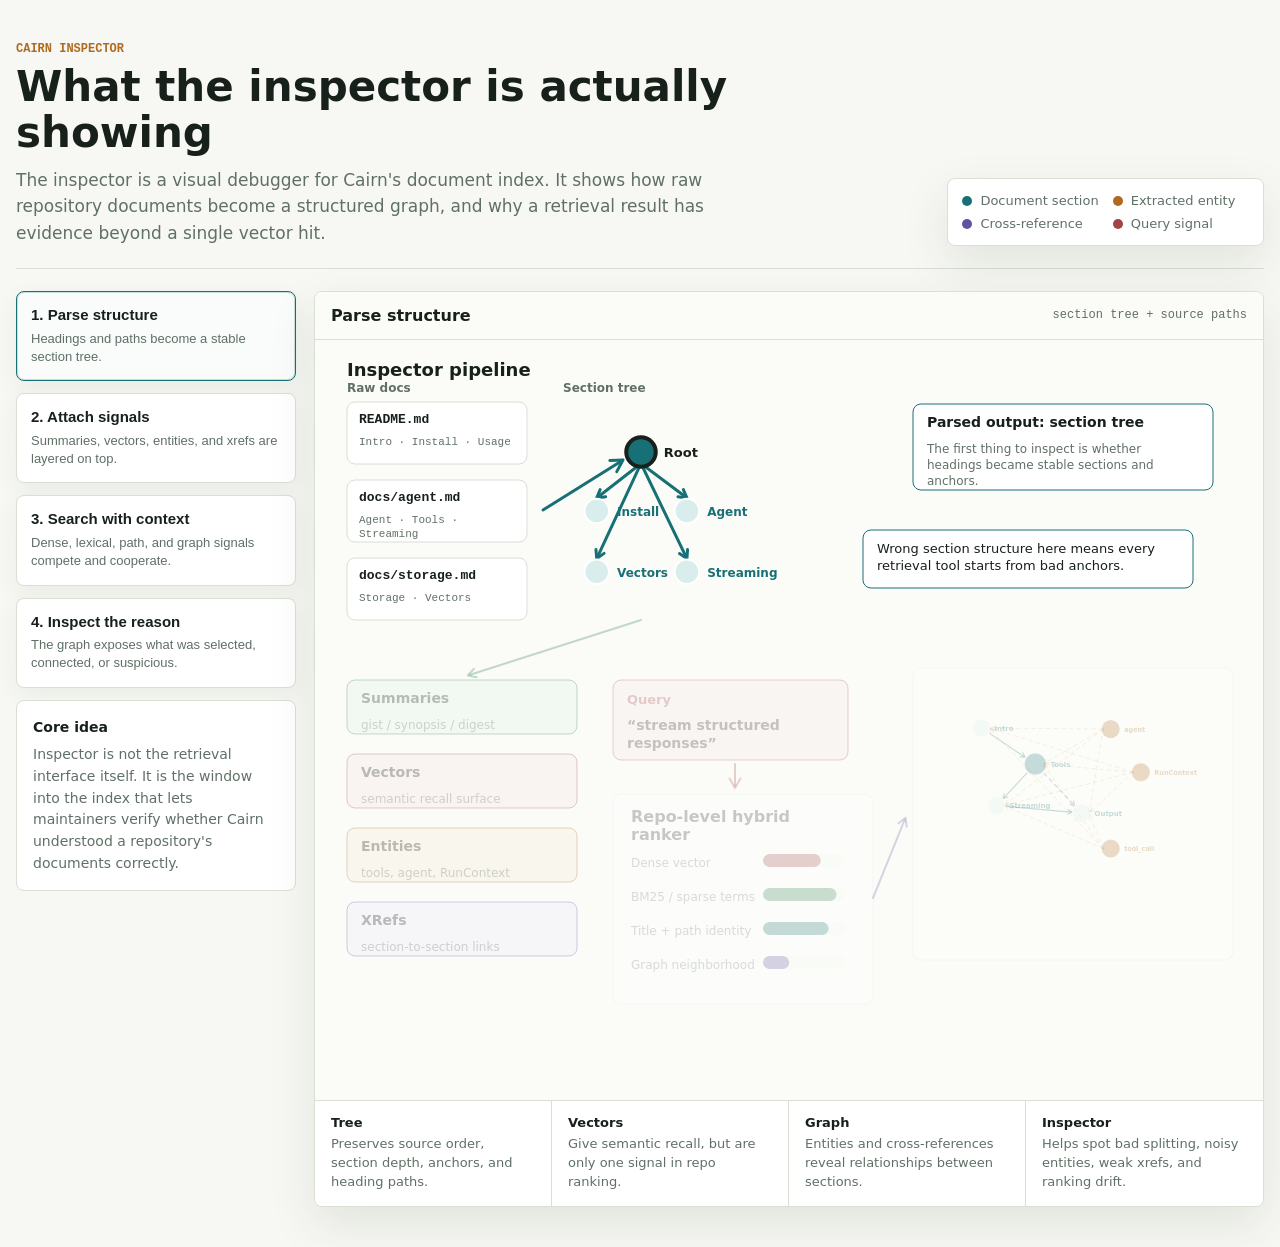
<file: docs/inspector-principle.html>
<!doctype html>
<html lang="en">
<head>
<meta charset="utf-8">
<meta name="viewport" content="width=device-width, initial-scale=1">
<title>Cairn Inspector Principle</title>
<style>
  :root {
    --page: #f7f8f3;
    --ink: #17201a;
    --muted: #607066;
    --line: #d9dfd4;
    --panel: #ffffff;
    --panel-2: #eef4ef;
    --teal: #187077;
    --teal-soft: #d9eeec;
    --gold: #b06a20;
    --gold-soft: #f5e5cf;
    --violet: #6250a1;
    --violet-soft: #e8e3f5;
    --rose: #a04448;
    --rose-soft: #f3dddf;
    --green: #2d7c4e;
    --green-soft: #dcefe3;
    --shadow: 0 18px 48px rgba(37, 45, 38, .10);
    --sans: Inter, ui-sans-serif, system-ui, -apple-system, BlinkMacSystemFont, "Segoe UI", sans-serif;
    --mono: ui-monospace, SFMono-Regular, Menlo, Consolas, monospace;
  }

  * {
    box-sizing: border-box;
  }

  html,
  body {
    margin: 0;
  }

  body {
    min-height: 100vh;
    background: var(--page);
    color: var(--ink);
    font-family: var(--sans);
    letter-spacing: 0;
  }

  .shell {
    width: min(1280px, calc(100% - 32px));
    margin: 0 auto;
    padding: 28px 0 40px;
  }

  header {
    display: grid;
    grid-template-columns: minmax(0, 1fr) auto;
    gap: 24px;
    align-items: end;
    padding: 14px 0 22px;
    border-bottom: 1px solid var(--line);
  }

  .eyebrow {
    margin: 0 0 8px;
    color: var(--gold);
    font: 700 12px/1.2 var(--mono);
    text-transform: uppercase;
  }

  h1 {
    margin: 0;
    max-width: 820px;
    font-size: 42px;
    line-height: 1.08;
  }

  .lede {
    margin: 12px 0 0;
    max-width: 760px;
    color: var(--muted);
    font-size: 17px;
    line-height: 1.55;
  }

  .legend {
    display: grid;
    grid-template-columns: repeat(2, minmax(120px, 1fr));
    gap: 8px 14px;
    padding: 14px;
    border: 1px solid var(--line);
    border-radius: 8px;
    background: var(--panel);
    box-shadow: var(--shadow);
  }

  .legend span {
    display: flex;
    gap: 8px;
    align-items: center;
    color: var(--muted);
    font-size: 13px;
    white-space: nowrap;
  }

  .dot {
    width: 10px;
    height: 10px;
    border-radius: 999px;
    background: var(--teal);
    flex: 0 0 auto;
  }

  .dot.gold { background: var(--gold); }
  .dot.violet { background: var(--violet); }
  .dot.rose { background: var(--rose); }

  .workspace {
    display: grid;
    grid-template-columns: 280px minmax(0, 1fr);
    gap: 18px;
    margin-top: 22px;
  }

  .rail {
    display: grid;
    align-content: start;
    gap: 12px;
  }

  .phase {
    width: 100%;
    border: 1px solid var(--line);
    border-radius: 8px;
    padding: 14px;
    background: var(--panel);
    text-align: left;
    cursor: pointer;
    color: var(--ink);
    box-shadow: 0 8px 24px rgba(37, 45, 38, .06);
  }

  .phase:hover {
    border-color: #b7c3ba;
    background: #f9fcfa;
  }

  .phase.active {
    border-color: var(--teal);
    background: #f9fcfa;
    box-shadow: inset 0 0 0 1px rgba(24, 112, 119, .22), 0 8px 24px rgba(37, 45, 38, .06);
  }

  .phase strong {
    display: block;
    font-size: 15px;
    line-height: 1.25;
  }

  .phase span {
    display: block;
    margin-top: 5px;
    color: var(--muted);
    font-size: 13px;
    line-height: 1.4;
  }

  .takeaway {
    border: 1px solid var(--line);
    border-radius: 8px;
    background: var(--panel);
    padding: 16px;
    color: var(--muted);
    font-size: 14px;
    line-height: 1.55;
  }

  .takeaway strong {
    display: block;
    margin-bottom: 6px;
    color: var(--ink);
  }

  .stage {
    min-width: 0;
    border: 1px solid var(--line);
    border-radius: 8px;
    background: var(--panel);
    box-shadow: var(--shadow);
    overflow: hidden;
  }

  .stage-head {
    display: flex;
    justify-content: space-between;
    gap: 16px;
    align-items: center;
    padding: 14px 16px;
    border-bottom: 1px solid var(--line);
    background: #fbfcf8;
  }

  .stage-title {
    margin: 0;
    font-size: 16px;
  }

  .status {
    color: var(--muted);
    font: 12px/1.2 var(--mono);
    white-space: nowrap;
  }

  .canvas-wrap {
    position: relative;
    min-height: 640px;
  }

  canvas {
    display: block;
    width: 100%;
    height: 640px;
    background: #fbfcf8;
  }

  .notes {
    display: grid;
    grid-template-columns: repeat(4, 1fr);
    border-top: 1px solid var(--line);
    background: var(--panel);
  }

  .note {
    padding: 14px 16px;
    border-right: 1px solid var(--line);
  }

  .note:last-child {
    border-right: 0;
  }

  .note b {
    display: block;
    margin-bottom: 5px;
    font-size: 13px;
  }

  .note p {
    margin: 0;
    color: var(--muted);
    font-size: 13px;
    line-height: 1.45;
  }

  @media (max-width: 980px) {
    header {
      grid-template-columns: 1fr;
    }

    .workspace {
      grid-template-columns: 1fr;
    }

    .rail {
      grid-template-columns: repeat(2, minmax(0, 1fr));
    }

    .takeaway {
      grid-column: 1 / -1;
    }

    .notes {
      grid-template-columns: repeat(2, 1fr);
    }
  }

  @media (max-width: 640px) {
    .shell {
      width: min(100% - 20px, 1280px);
      padding-top: 18px;
    }

    h1 {
      font-size: 30px;
    }

    .legend,
    .rail,
    .notes {
      grid-template-columns: 1fr;
    }

    .stage-head {
      display: block;
    }

    .status {
      display: block;
      margin-top: 8px;
    }

    .canvas-wrap {
      min-height: 1120px;
    }

    canvas {
      height: 1120px;
    }
  }
</style>
</head>
<body>
<div class="shell">
  <header>
    <div>
      <p class="eyebrow">Cairn Inspector</p>
      <h1>What the inspector is actually showing</h1>
      <p class="lede">The inspector is a visual debugger for Cairn's document index. It shows how raw repository documents become a structured graph, and why a retrieval result has evidence beyond a single vector hit.</p>
    </div>
    <div class="legend" aria-label="diagram legend">
      <span><i class="dot"></i>Document section</span>
      <span><i class="dot gold"></i>Extracted entity</span>
      <span><i class="dot violet"></i>Cross-reference</span>
      <span><i class="dot rose"></i>Query signal</span>
    </div>
  </header>

  <div class="workspace">
    <aside class="rail" aria-label="diagram phases">
      <button class="phase active" data-step="0">
        <strong>1. Parse structure</strong>
        <span>Headings and paths become a stable section tree.</span>
      </button>
      <button class="phase" data-step="1">
        <strong>2. Attach signals</strong>
        <span>Summaries, vectors, entities, and xrefs are layered on top.</span>
      </button>
      <button class="phase" data-step="2">
        <strong>3. Search with context</strong>
        <span>Dense, lexical, path, and graph signals compete and cooperate.</span>
      </button>
      <button class="phase" data-step="3">
        <strong>4. Inspect the reason</strong>
        <span>The graph exposes what was selected, connected, or suspicious.</span>
      </button>
      <div class="takeaway">
        <strong>Core idea</strong>
        Inspector is not the retrieval interface itself. It is the window into the index that lets maintainers verify whether Cairn understood a repository's documents correctly.
      </div>
    </aside>

    <main class="stage">
      <div class="stage-head">
        <h2 class="stage-title" id="stage-title">Parse structure</h2>
        <span class="status" id="stage-status">section tree + source paths</span>
      </div>
      <div class="canvas-wrap">
        <canvas id="diagram" width="1100" height="640" aria-label="Canvas diagram explaining Cairn inspector internals"></canvas>
      </div>
      <div class="notes">
        <div class="note">
          <b>Tree</b>
          <p>Preserves source order, section depth, anchors, and heading paths.</p>
        </div>
        <div class="note">
          <b>Vectors</b>
          <p>Give semantic recall, but are only one signal in repo ranking.</p>
        </div>
        <div class="note">
          <b>Graph</b>
          <p>Entities and cross-references reveal relationships between sections.</p>
        </div>
        <div class="note">
          <b>Inspector</b>
          <p>Helps spot bad splitting, noisy entities, weak xrefs, and ranking drift.</p>
        </div>
      </div>
    </main>
  </div>
</div>

<script>
const canvas = document.getElementById('diagram');
const ctx = canvas.getContext('2d');
const phaseButtons = [...document.querySelectorAll('.phase')];
const titleEl = document.getElementById('stage-title');
const statusEl = document.getElementById('stage-status');
const palette = {
  ink: '#17201a',
  muted: '#607066',
  line: '#d9dfd4',
  panel: '#ffffff',
  teal: '#187077',
  tealSoft: '#d9eeec',
  gold: '#b06a20',
  goldSoft: '#f5e5cf',
  violet: '#6250a1',
  violetSoft: '#e8e3f5',
  rose: '#a04448',
  roseSoft: '#f3dddf',
  green: '#2d7c4e',
  greenSoft: '#dcefe3'
};
const phases = [
  { title: 'Parse structure', status: 'section tree + source paths' },
  { title: 'Attach signals', status: 'summaries + vectors + entities + xrefs' },
  { title: 'Search with context', status: 'hybrid ranker + graph support' },
  { title: 'Inspect the reason', status: 'explainable index health' }
];
let activeStep = 0;
let animationStart = performance.now();

function setStep(step) {
  activeStep = step;
  animationStart = performance.now();
  titleEl.textContent = phases[step].title;
  statusEl.textContent = phases[step].status;
  for (const button of phaseButtons) {
    button.classList.toggle('active', Number(button.dataset.step) === step);
  }
}

phaseButtons.forEach(button => {
  button.addEventListener('click', () => setStep(Number(button.dataset.step)));
});

function resizeCanvas() {
  const cssWidth = canvas.parentElement.getBoundingClientRect().width;
  const targetHeight = cssWidth < 860 ? 1120 : cssWidth < 1020 ? 760 : 640;
  canvas.style.height = `${targetHeight}px`;
  canvas.parentElement.style.minHeight = `${targetHeight}px`;
  const rect = canvas.getBoundingClientRect();
  const dpr = Math.max(1, Math.min(window.devicePixelRatio || 1, 2));
  canvas.width = Math.round(rect.width * dpr);
  canvas.height = Math.round(rect.height * dpr);
  ctx.setTransform(dpr, 0, 0, dpr, 0, 0);
}

function roundRect(x, y, w, h, r) {
  const radius = Math.min(r, w / 2, h / 2);
  ctx.beginPath();
  ctx.moveTo(x + radius, y);
  ctx.arcTo(x + w, y, x + w, y + h, radius);
  ctx.arcTo(x + w, y + h, x, y + h, radius);
  ctx.arcTo(x, y + h, x, y, radius);
  ctx.arcTo(x, y, x + w, y, radius);
  ctx.closePath();
}

function fillRoundRect(x, y, w, h, r, fill, stroke = palette.line) {
  roundRect(x, y, w, h, r);
  ctx.fillStyle = fill;
  ctx.fill();
  ctx.strokeStyle = stroke;
  ctx.lineWidth = 1;
  ctx.stroke();
}

function text(label, x, y, options = {}) {
  ctx.save();
  ctx.fillStyle = options.color || palette.ink;
  ctx.font = `${options.weight || 500} ${options.size || 14}px ${options.mono ? 'ui-monospace, SFMono-Regular, Menlo, monospace' : 'Inter, system-ui, sans-serif'}`;
  ctx.textAlign = options.align || 'left';
  ctx.textBaseline = options.baseline || 'alphabetic';
  const maxWidth = options.maxWidth || 240;
  const words = String(label).split(' ');
  let line = '';
  let lineY = y;
  const lineHeight = options.lineHeight || 18;
  for (const word of words) {
    const test = line ? `${line} ${word}` : word;
    if (ctx.measureText(test).width > maxWidth && line) {
      ctx.fillText(line, x, lineY);
      line = word;
      lineY += lineHeight;
    } else {
      line = test;
    }
  }
  ctx.fillText(line, x, lineY);
  ctx.restore();
}

function arrow(x1, y1, x2, y2, color, width = 2, dashed = false, options = {}) {
  const dx = x2 - x1;
  const dy = y2 - y1;
  const length = Math.hypot(dx, dy);
  if (length < 1) return;

  const ux = dx / length;
  const uy = dy / length;
  const startOffset = options.startOffset || 0;
  const endOffset = options.endOffset || 0;
  const headLength = options.headLength || Math.max(9, width * 4.4);
  const headAngle = options.headAngle || 0.52;
  const angle = Math.atan2(dy, dx);
  const startX = x1 + ux * startOffset;
  const startY = y1 + uy * startOffset;
  const tipX = x2 - ux * endOffset;
  const tipY = y2 - uy * endOffset;
  const shaftEndX = tipX - ux * Math.max(2, width * 1.2);
  const shaftEndY = tipY - uy * Math.max(2, width * 1.2);

  ctx.save();
  ctx.strokeStyle = color;
  ctx.lineWidth = width;
  ctx.lineCap = 'round';
  ctx.lineJoin = 'round';
  ctx.setLineDash(dashed ? [7, 7] : []);
  ctx.beginPath();
  ctx.moveTo(startX, startY);
  ctx.lineTo(shaftEndX, shaftEndY);
  ctx.stroke();
  ctx.setLineDash([]);

  ctx.beginPath();
  ctx.moveTo(tipX, tipY);
  ctx.lineTo(tipX - headLength * Math.cos(angle - headAngle), tipY - headLength * Math.sin(angle - headAngle));
  ctx.moveTo(tipX, tipY);
  ctx.lineTo(tipX - headLength * Math.cos(angle + headAngle), tipY - headLength * Math.sin(angle + headAngle));
  ctx.stroke();
  ctx.restore();
}

function node(x, y, radius, fill, label, options = {}) {
  ctx.save();
  ctx.beginPath();
  ctx.arc(x, y, radius, 0, Math.PI * 2);
  ctx.fillStyle = fill;
  ctx.fill();
  ctx.lineWidth = options.active ? 4 : 2;
  ctx.strokeStyle = options.active ? palette.ink : '#ffffff';
  ctx.stroke();
  ctx.restore();
  if (label) {
    text(label, x + radius + 8, y + 5, {
      size: options.size || 13,
      weight: options.weight || 600,
      color: options.color || palette.ink,
      maxWidth: options.maxWidth || 150
    });
  }
}

function card(x, y, w, h, title, body, fill, stroke) {
  fillRoundRect(x, y, w, h, 8, fill, stroke);
  text(title, x + 14, y + 23, { size: 14, weight: 700, maxWidth: w - 28 });
  text(body, x + 14, y + 49, { size: 12, color: palette.muted, weight: 500, maxWidth: w - 28, lineHeight: 16 });
}

function withAlpha(alpha, draw) {
  ctx.save();
  ctx.globalAlpha = alpha;
  draw();
  ctx.restore();
}

function drawSourceDocs(x, y, compact) {
  const w = compact ? 180 : 210;
  const gap = 12;
  const docs = [
    ['README.md', 'Intro · Install · Usage'],
    ['docs/agent.md', 'Agent · Tools · Streaming'],
    ['docs/storage.md', 'Storage · Vectors']
  ];
  docs.forEach((doc, i) => {
    const yy = y + i * (compact ? 78 : 86);
    fillRoundRect(x, yy, w, compact ? 62 : 70, 8, '#ffffff', palette.line);
    text(doc[0], x + 12, yy + 21, { size: 13, mono: true, weight: 700, maxWidth: w - 24 });
    text(doc[1], x + 12, yy + 43, { size: 11, mono: true, color: palette.muted, maxWidth: w - 24, lineHeight: 14 });
  });
}

function drawTree(x, y, scale = 1, active = false) {
  const root = { x, y };
  const branches = [
    { x: x - 54 * scale, y: y + 72 * scale, label: 'Install' },
    { x: x + 56 * scale, y: y + 72 * scale, label: 'Agent' },
    { x: x + 56 * scale, y: y + 146 * scale, label: 'Streaming' },
    { x: x - 54 * scale, y: y + 146 * scale, label: 'Vectors' }
  ];
  for (const item of branches) {
    arrow(root.x, root.y + 14 * scale, item.x, item.y - 16 * scale, palette.teal, active ? 3 : 2, false, {
      headLength: 11 * scale
    });
  }
  node(root.x, root.y, 18 * scale, palette.teal, 'Root', { active, maxWidth: 90 });
  for (const item of branches) {
    node(item.x, item.y, 15 * scale, palette.tealSoft, item.label, { size: 12, color: palette.teal, maxWidth: 100 });
  }
}

function drawSignals(x, y, t, active) {
  const rows = [
    ['Summaries', 'gist / synopsis / digest', palette.green, palette.greenSoft],
    ['Vectors', 'semantic recall surface', palette.rose, palette.roseSoft],
    ['Entities', 'tools, agent, RunContext', palette.gold, palette.goldSoft],
    ['XRefs', 'section-to-section links', palette.violet, palette.violetSoft]
  ];
  rows.forEach((row, i) => {
    const yy = y + i * 74;
    card(x, yy, 230, 54, row[0], row[1], row[3], row[2]);
    if (active) {
      const pulse = 0.45 + Math.sin(t / 500 + i) * 0.2;
      ctx.save();
      ctx.globalAlpha = pulse;
      node(x + 206, yy + 27, 7, row[2], '');
      ctx.restore();
    }
  });
}

function drawRanker(x, y, t, active) {
  fillRoundRect(x, y, 260, 210, 8, '#ffffff', active ? palette.rose : palette.line);
  text('Repo-level hybrid ranker', x + 18, y + 28, { size: 16, weight: 800, maxWidth: 220 });
  const signals = [
    ['Dense vector', palette.rose, 0.22],
    ['BM25 / sparse terms', palette.green, 0.28],
    ['Title + path identity', palette.teal, 0.25],
    ['Graph neighborhood', palette.violet, 0.10]
  ];
  signals.forEach((signal, i) => {
    const yy = y + 60 + i * 34;
    text(signal[0], x + 18, yy + 13, { size: 12, color: palette.muted, maxWidth: 130 });
    fillRoundRect(x + 150, yy, 82, 13, 999, '#edf0ea', 'transparent');
    const w = 82 * signal[2] * 3.2;
    fillRoundRect(x + 150, yy, w, 13, 999, signal[1], 'transparent');
  });
}

function drawInspectorGraph(x, y, t, active) {
  const sectionNodes = [
    { x: x + 90, y: y + 78, label: 'Intro' },
    { x: x + 190, y: y + 145, label: 'Tools' },
    { x: x + 118, y: y + 222, label: 'Streaming' },
    { x: x + 276, y: y + 236, label: 'Output' }
  ];
  const entities = [
    { x: x + 330, y: y + 80, label: 'agent' },
    { x: x + 386, y: y + 160, label: 'RunContext' },
    { x: x + 330, y: y + 302, label: 'tool_call' }
  ];
  for (let i = 0; i < sectionNodes.length - 1; i++) {
    const fromRadius = i === 1 ? 23 : 18;
    const toRadius = i + 1 === 1 ? 23 : 18;
    arrow(sectionNodes[i].x, sectionNodes[i].y, sectionNodes[i + 1].x, sectionNodes[i + 1].y, palette.teal, 2, false, {
      startOffset: fromRadius,
      endOffset: toRadius
    });
  }
  arrow(sectionNodes[1].x, sectionNodes[1].y, sectionNodes[3].x, sectionNodes[3].y, palette.violet, active ? 3 : 2, true, {
    startOffset: 24,
    endOffset: 19
  });
  for (const s of sectionNodes) {
    for (const e of entities) {
      const alpha = active ? 0.24 : 0.14;
      ctx.save();
      ctx.globalAlpha = alpha;
      arrow(e.x - 14, e.y, s.x + 14, s.y, palette.gold, 1.4, true, {
        endOffset: 3,
        headLength: 8
      });
      ctx.restore();
    }
  }
  sectionNodes.forEach((s, i) => node(s.x, s.y, i === 1 ? 20 : 16, i === 1 ? palette.teal : palette.tealSoft, s.label, { active: active && i === 1, color: palette.teal }));
  entities.forEach(e => node(e.x, e.y, 17, palette.gold, e.label, { color: palette.gold, size: 12, maxWidth: 110 }));
  if (active) {
    const pulse = 1 + Math.sin(t / 420) * 0.12;
    node(sectionNodes[1].x, sectionNodes[1].y, 28 * pulse, 'rgba(160,68,72,.14)', '', {});
  }
}

function drawQuery(x, y, active) {
  fillRoundRect(x, y, 235, 80, 8, palette.roseSoft, palette.rose);
  text('Query', x + 14, y + 24, { size: 13, weight: 800, color: palette.rose });
  text('“stream structured responses”', x + 14, y + 50, { size: 14, weight: 700, color: palette.ink, maxWidth: 200 });
  if (active) {
    arrow(x + 235, y + 40, x + 315, y + 40, palette.rose, 3);
  }
}

function drawViewport(t) {
  const rect = canvas.getBoundingClientRect();
  const w = rect.width;
  const h = rect.height;
  ctx.clearRect(0, 0, w, h);
  ctx.fillStyle = '#fbfcf8';
  ctx.fillRect(0, 0, w, h);

  if (w < 860) {
    drawCompact(w, h, t);
    return;
  }
  if (w < 1020) {
    drawMedium(w, h, t);
    return;
  }

  const left = 42;
  const top = 46;
  drawSourceDocs(left, top, false);
  text('Raw repository docs', left, top - 16, { size: 13, weight: 800, color: palette.muted, maxWidth: 200 });

  arrow(left + 226, top + 120, left + 316, top + 120, palette.teal, activeStep >= 0 ? 3 : 2);
  drawTree(left + 410, top + 66, 1, activeStep === 0);
  text('Section tree', left + 330, top - 16, { size: 13, weight: 800, color: palette.muted, maxWidth: 200 });

  arrow(left + 520, top + 120, left + 620, top + 120, palette.green, activeStep >= 1 ? 3 : 2);
  drawSignals(left + 638, top - 8, t, activeStep === 1);

  drawQuery(left + 42, top + 360, activeStep >= 2);
  drawRanker(left + 336, top + 322, t, activeStep === 2);
  arrow(left + 596, top + 428, left + 672, top + 428, palette.violet, activeStep >= 3 ? 3 : 2);
  drawInspectorGraph(left + 674, top + 252, t, activeStep === 3);

  card(left + 740, top + 96, 260, 82, 'Top hit: Tools / Streaming', 'Inspector shows the winning section plus neighbors, entities, and xrefs that supported the result.', '#ffffff', activeStep === 3 ? palette.violet : palette.line);

  if (activeStep === 0) {
    callout(left + 294, top + 236, 'If heading structure is wrong here, every retrieval tool inherits that problem.', palette.teal);
  } else if (activeStep === 1) {
    callout(left + 632, top + 306, 'Each section carries multiple retrieval signals; the graph is not just decoration.', palette.gold);
  } else if (activeStep === 2) {
    callout(left + 304, top + 548, 'The ranker blends evidence instead of trusting one vector score blindly.', palette.rose);
  } else {
    callout(left + 674, top + 572, 'This is why the inspector is useful: it reveals the index, not just the answer.', palette.violet);
  }
}

function callout(x, y, body, color) {
  fillRoundRect(x, y, 330, 58, 8, '#ffffff', color);
  text(body, x + 14, y + 23, { size: 13, color: palette.ink, maxWidth: 300, lineHeight: 17 });
}

function drawScaledInspectorGraph(x, y, scale, t, active) {
  ctx.save();
  ctx.translate(x, y);
  ctx.scale(scale, scale);
  drawInspectorGraph(0, 0, t, active);
  ctx.restore();
}

function drawMedium(w, h, t) {
  const pad = 32;
  text('Inspector pipeline', pad, 36, { size: 18, weight: 800, maxWidth: 260 });

  drawSourceDocs(pad, 62, true);
  text('Raw docs', pad, 52, { size: 12, weight: 800, color: palette.muted, maxWidth: 160 });

  const treeX = 326;
  const treeY = 112;
  arrow(pad + 196, 170, treeX - 18, treeY + 8, palette.teal, activeStep >= 0 ? 3 : 2);
  drawTree(treeX, treeY, 0.82, activeStep === 0);
  text('Section tree', treeX - 78, 52, { size: 12, weight: 800, color: palette.muted, maxWidth: 160 });

  const signalX = pad;
  const signalY = 340;
  withAlpha(activeStep >= 1 ? 1 : .28, () => {
    arrow(treeX, treeY + 168, signalX + 116, signalY - 3, palette.green, activeStep >= 1 ? 3 : 2, false, {
      endOffset: 5
    });
    drawSignals(signalX, signalY, t, activeStep === 1);
  });

  const rankX = 298;
  const queryY = 340;
  withAlpha(activeStep >= 2 ? 1 : .24, () => {
    drawQuery(rankX, queryY, false);
    drawRanker(rankX, 454, t, activeStep === 2);
    arrow(rankX + 122, queryY + 84, rankX + 122, 448, palette.rose, activeStep >= 2 ? 3 : 2, false, {
      headLength: 11
    });
  });

  const graphPanelX = Math.max(rankX + 300, w - 390);
  const graphPanelY = 328;
  const graphPanelW = w - graphPanelX - 30;
  const graphPanelH = 292;
  const graphScale = Math.min(0.66, (graphPanelW - 40) / 520, (graphPanelH - 34) / 340);
  withAlpha(activeStep >= 3 ? 1 : .24, () => {
    fillRoundRect(
      graphPanelX,
      graphPanelY,
      graphPanelW,
      graphPanelH,
      8,
      'rgba(255,255,255,.55)',
      activeStep >= 3 ? palette.violet : palette.line
    );
    arrow(
      rankX + 260,
      558,
      graphPanelX - 6,
      graphPanelY + graphPanelH / 2,
      palette.violet,
      activeStep >= 3 ? 3 : 2,
      false,
      { endOffset: 4 }
    );
    drawScaledInspectorGraph(graphPanelX + 20, graphPanelY + 18, graphScale, t, activeStep === 3);
  });

  const phaseCards = [
    [
      'Parsed output: section tree',
      'The first thing to inspect is whether headings became stable sections and anchors.'
    ],
    [
      'Signals attached to sections',
      'Summaries, vectors, entities, and xrefs are layered onto the same section tree.'
    ],
    [
      'Query evidence is blended',
      'The ranker compares dense, lexical, path, and graph signals before choosing hits.'
    ],
    [
      'Top hit: Tools / Streaming',
      'The graph keeps the winning section near its neighbors, entities, and xrefs.'
    ],
  ];
  const phaseAccent = [palette.teal, palette.gold, palette.rose, palette.violet][activeStep];
  card(
    graphPanelX,
    64,
    Math.min(300, w - graphPanelX - 28),
    86,
    phaseCards[activeStep][0],
    phaseCards[activeStep][1],
    '#ffffff',
    phaseAccent
  );

  if (activeStep === 0) {
    callout(548, 190, 'Wrong section structure here means every retrieval tool starts from bad anchors.', palette.teal);
  } else if (activeStep === 1) {
    callout(548, 190, 'These signals are layered onto the tree; they are not separate documents.', palette.gold);
  } else if (activeStep === 2) {
    callout(548, 190, 'The ranker blends dense, sparse, path, and graph evidence.', palette.rose);
  } else {
    callout(548, 190, 'Inspector is useful because it exposes why the index thinks this hit is connected.', palette.violet);
  }
}

function drawCompact(w, h, t) {
  const x = 24;
  let y = 28;
  text('Inspector pipeline', x, y, { size: 18, weight: 800, maxWidth: w - 48 });
  y += 26;
  drawSourceDocs(x, y, true);
  const treeY = y + 240;
  arrow(x + 88, y + 226, x + 88, treeY - 20, palette.teal, 3);
  drawTree(x + 92, treeY, 0.78, activeStep === 0);
  const signalY = treeY + 210;
  arrow(x + 92, treeY + 166, x + 92, signalY - 16, palette.green, 3);
  drawSignals(x, signalY, t, activeStep === 1);
  if (activeStep >= 2) {
    drawQuery(x, signalY + 296, true);
  }
  const graphScale = Math.min(0.72, (w - 48) / 540);
  drawScaledInspectorGraph(x, signalY + 392, graphScale, t, activeStep >= 2);
}

function frame(now) {
  drawViewport(now - animationStart);
  requestAnimationFrame(frame);
}

window.addEventListener('resize', resizeCanvas);
resizeCanvas();
setStep(0);
requestAnimationFrame(frame);
</script>
</body>
</html>
</file>
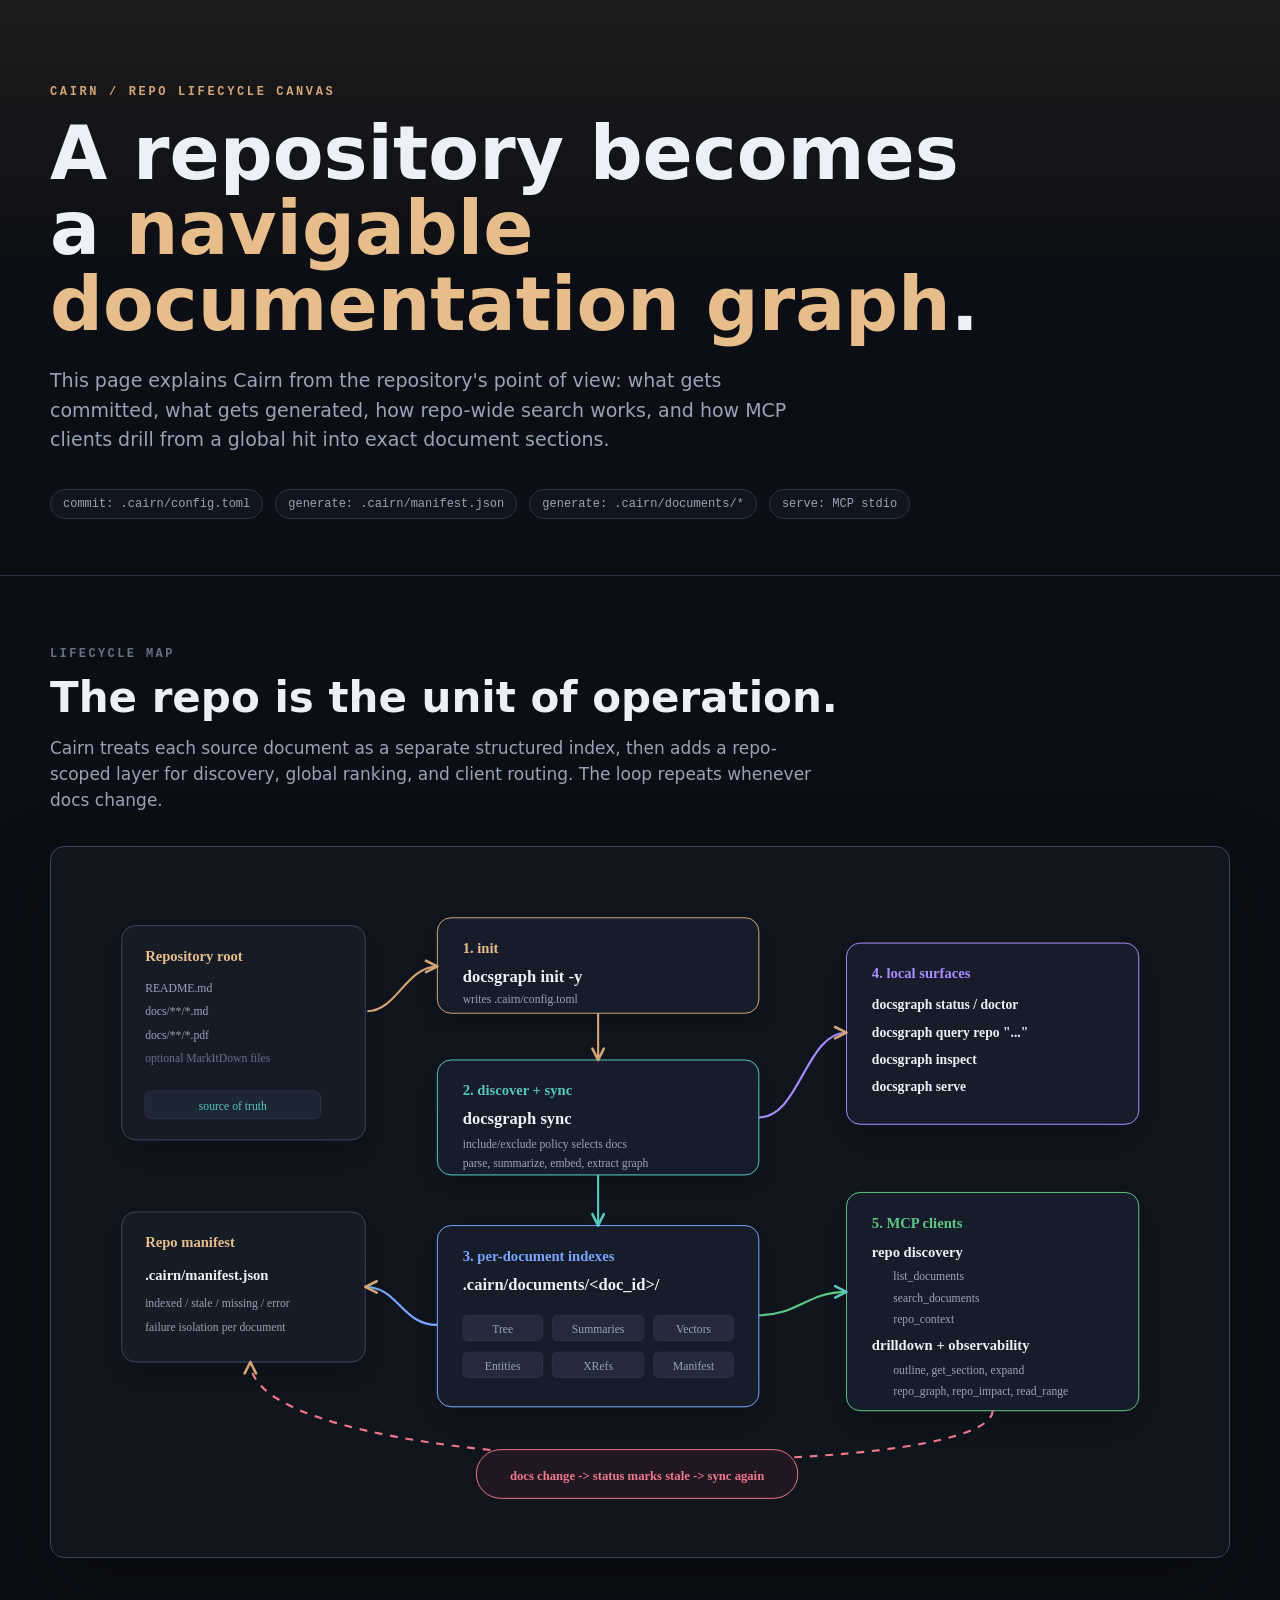
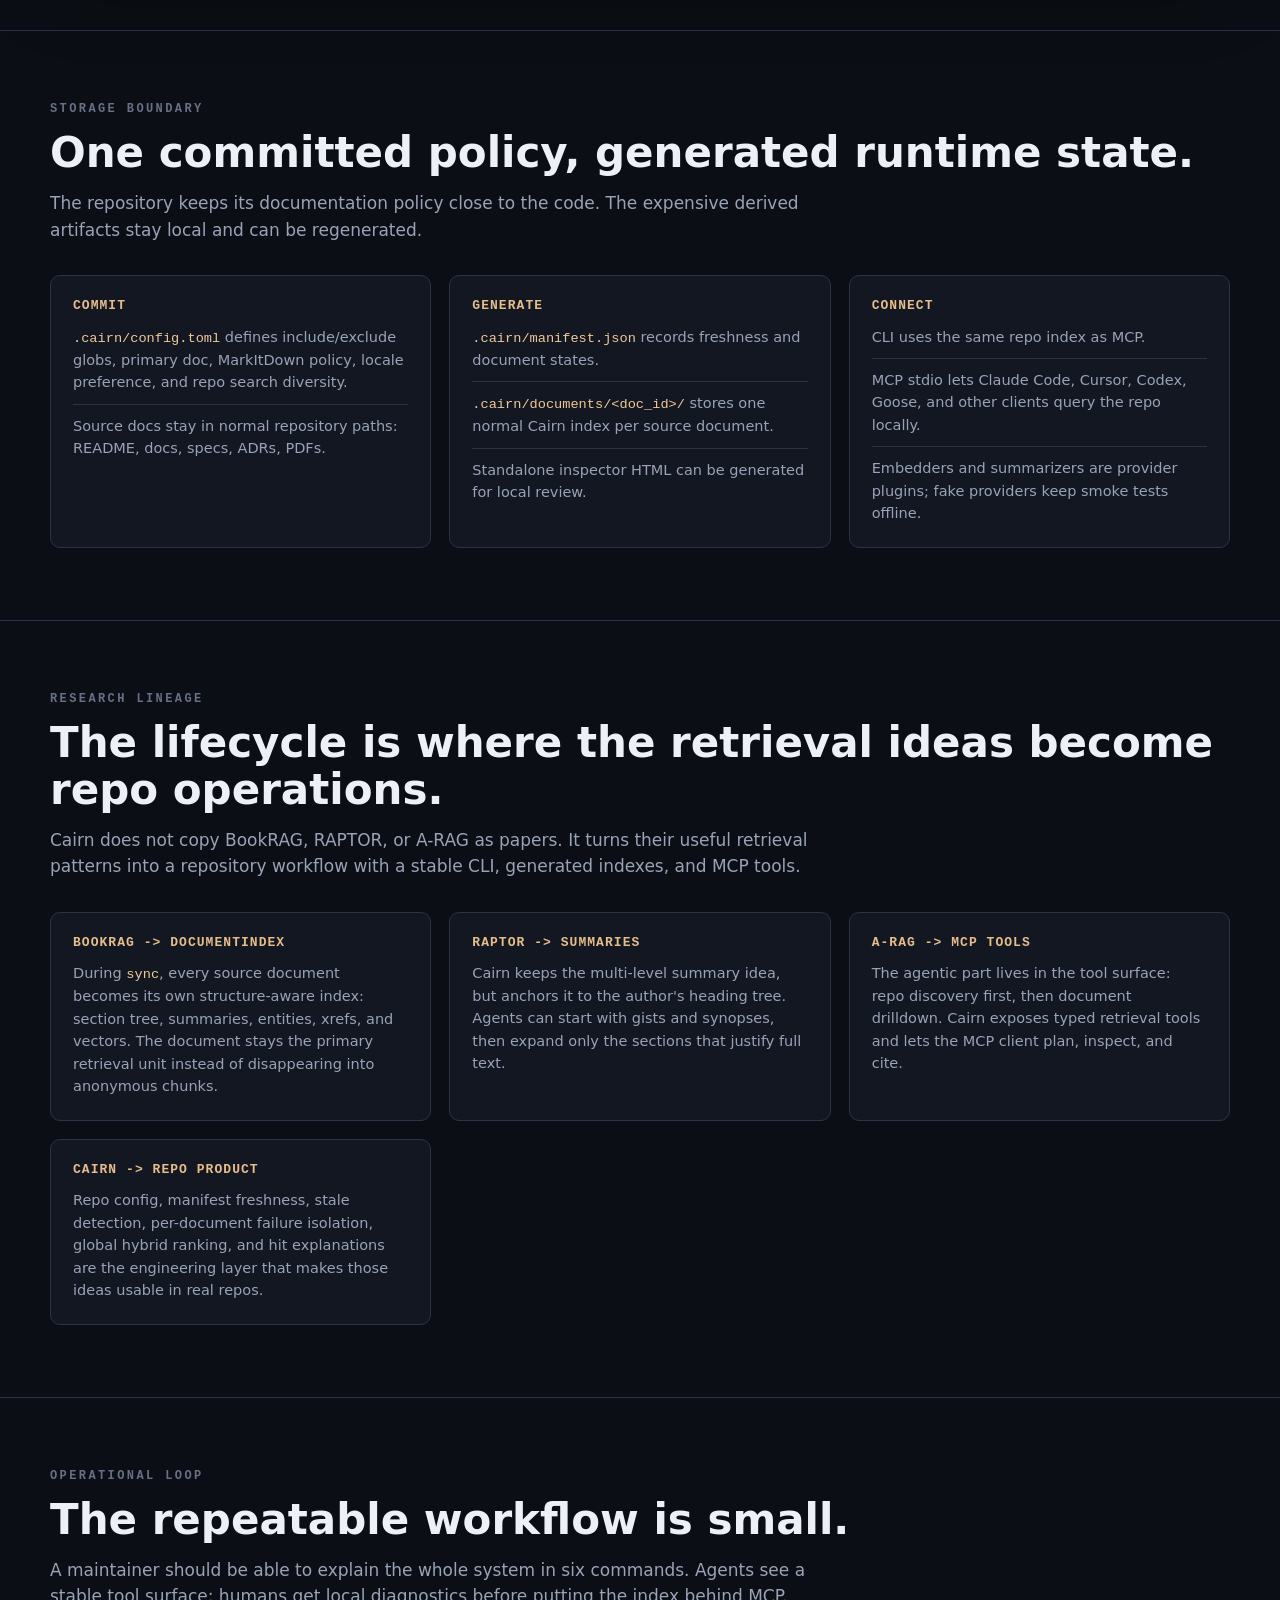
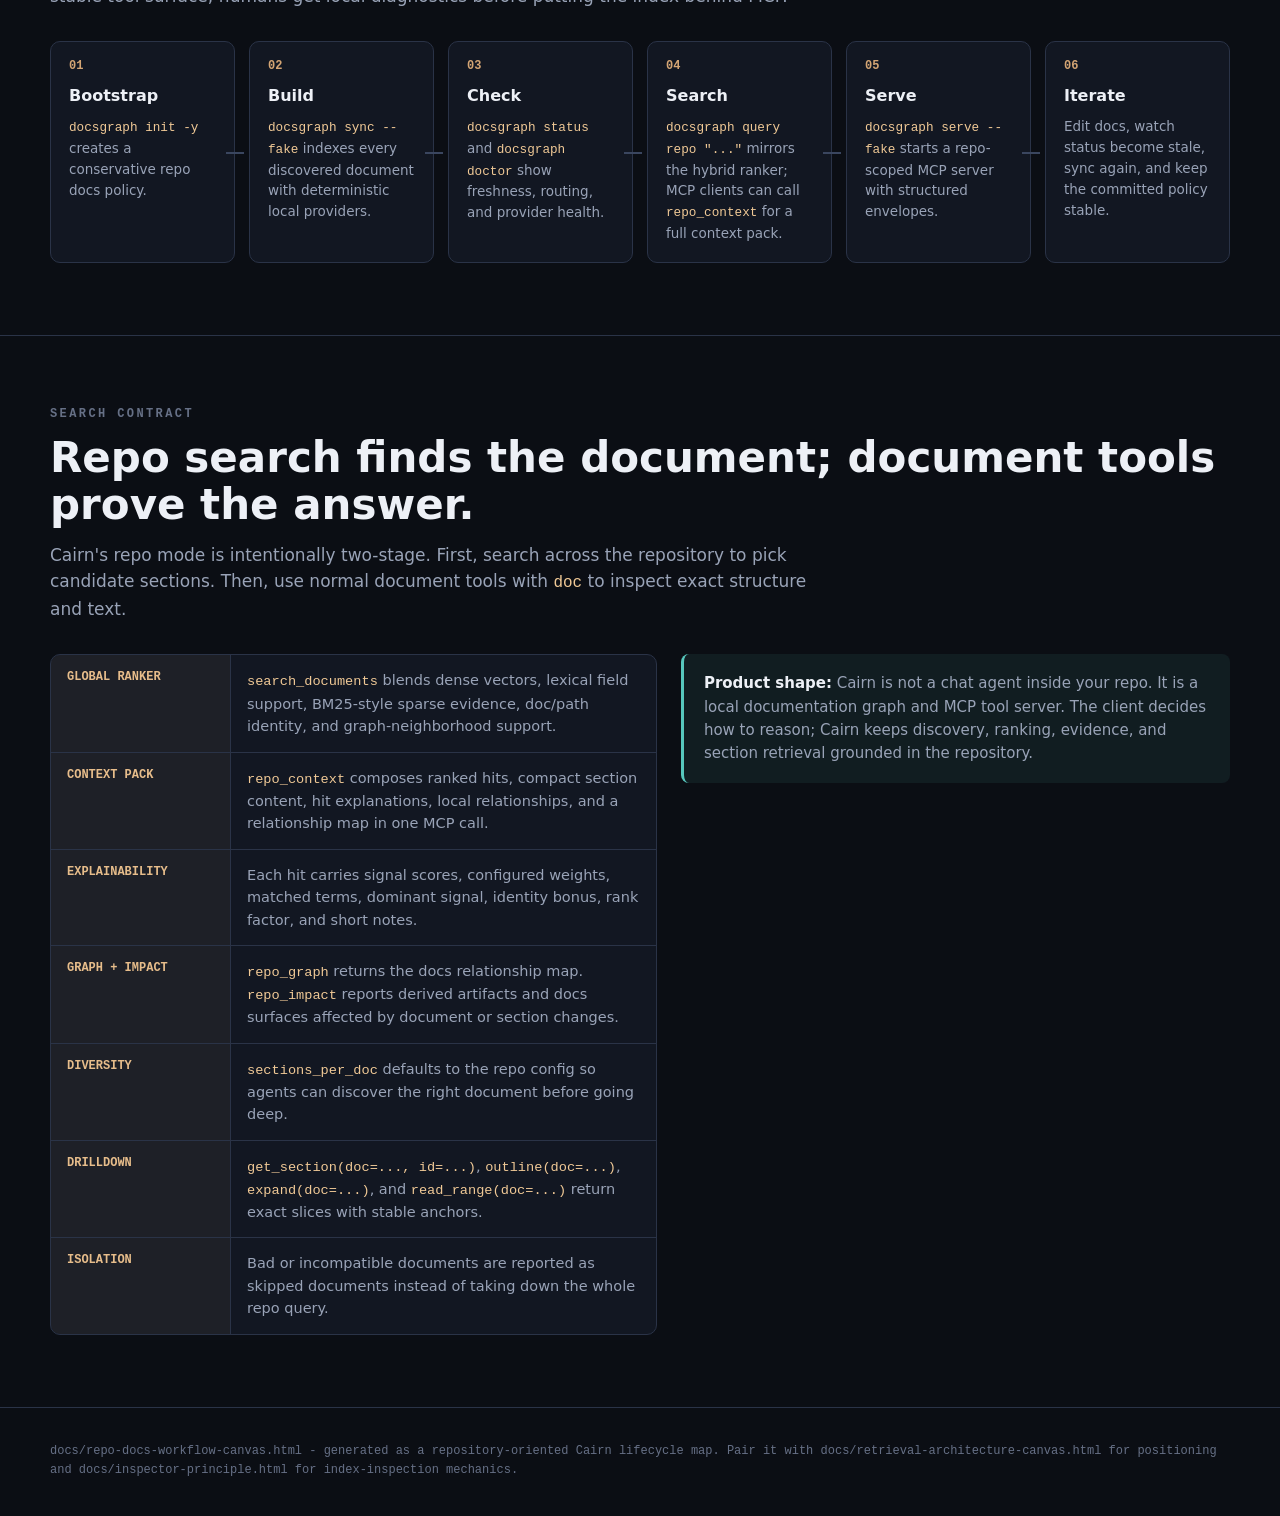
<file: docs/repo-docs-workflow-canvas.html>
<!doctype html>
<html lang="en">
<head>
<meta charset="utf-8">
<meta name="viewport" content="width=device-width, initial-scale=1">
<title>Cairn - Repository Lifecycle Canvas</title>
<style>
  :root {
    --bg: #0b0e14;
    --surface: #121722;
    --surface-2: #171d2a;
    --panel: #0f141d;
    --line: #2a3347;
    --line-strong: #3a465f;
    --ink: #edf0f6;
    --muted: #99a3b7;
    --faint: #667086;
    --gold: #d4a574;
    --gold-2: #e7bd8b;
    --teal: #57c7bd;
    --green: #5cc884;
    --blue: #78a7ff;
    --violet: #a98cff;
    --rose: #ef798a;
    --orange: #f2a65a;
    --code: #f0c996;
    --shadow: 0 24px 80px rgba(0, 0, 0, .28);
    --sans: Inter, ui-sans-serif, system-ui, -apple-system, BlinkMacSystemFont, "Segoe UI", sans-serif;
    --mono: ui-monospace, SFMono-Regular, Menlo, Monaco, Consolas, monospace;
  }

  * { box-sizing: border-box; }
  html, body { margin: 0; padding: 0; }
  body {
    min-height: 100vh;
    background: var(--bg);
    color: var(--ink);
    font: 16px/1.55 var(--sans);
    letter-spacing: 0;
    -webkit-font-smoothing: antialiased;
  }

  .container {
    width: min(1180px, calc(100% - 48px));
    margin: 0 auto;
  }

  code {
    color: var(--code);
    font-family: var(--mono);
    font-size: .94em;
  }

  header {
    padding: 86px 0 56px;
    border-bottom: 1px solid var(--line);
    background:
      linear-gradient(180deg, rgba(212, 165, 116, .09), rgba(212, 165, 116, 0) 48%),
      var(--bg);
  }

  .brand {
    color: var(--gold);
    font: 700 12px/1 var(--mono);
    letter-spacing: .22em;
    text-transform: uppercase;
    margin-bottom: 18px;
  }

  h1 {
    max-width: 940px;
    margin: 0;
    font-size: clamp(40px, 7vw, 74px);
    line-height: 1.02;
    letter-spacing: 0;
  }

  h1 span { color: var(--gold-2); }

  .lede {
    max-width: 760px;
    margin: 24px 0 0;
    color: var(--muted);
    font-size: 19px;
  }

  .meta {
    display: flex;
    flex-wrap: wrap;
    gap: 12px;
    margin-top: 34px;
  }

  .meta span {
    border: 1px solid var(--line);
    border-radius: 999px;
    padding: 8px 12px;
    color: var(--muted);
    background: rgba(18, 23, 34, .72);
    font: 12px/1 var(--mono);
  }

  section {
    padding: 72px 0;
    border-bottom: 1px solid var(--line);
  }

  .eyebrow {
    color: var(--faint);
    font: 700 12px/1 var(--mono);
    letter-spacing: .2em;
    text-transform: uppercase;
    margin-bottom: 14px;
  }

  h2 {
    margin: 0 0 14px;
    font-size: clamp(28px, 4vw, 42px);
    line-height: 1.12;
    letter-spacing: 0;
  }

  .section-lede {
    max-width: 780px;
    margin: 0 0 32px;
    color: var(--muted);
    font-size: 17px;
  }

  .map-wrap {
    margin-top: 28px;
    padding: 24px;
    border: 1px solid var(--line-strong);
    border-radius: 14px;
    background: var(--panel);
    box-shadow: var(--shadow);
    overflow-x: auto;
  }

  .map-wrap svg {
    display: block;
    width: 100%;
    min-width: 980px;
    height: auto;
  }

  .cards {
    display: grid;
    grid-template-columns: repeat(3, 1fr);
    gap: 18px;
    margin-top: 28px;
  }

  .card {
    min-height: 100%;
    border: 1px solid var(--line);
    border-radius: 10px;
    background: var(--surface);
    padding: 22px;
  }

  .card h3 {
    margin: 0 0 12px;
    color: var(--gold-2);
    font: 700 13px/1.2 var(--mono);
    letter-spacing: .08em;
    text-transform: uppercase;
  }

  .card p {
    margin: 0;
    color: var(--muted);
    font-size: 14.5px;
  }

  .card ul {
    list-style: none;
    padding: 0;
    margin: 0;
  }

  .card li {
    border-top: 1px solid var(--line);
    padding: 10px 0;
    color: var(--muted);
    font-size: 14.5px;
  }

  .card li:first-child { border-top: 0; padding-top: 0; }
  .card li:last-child { padding-bottom: 0; }

  .loop {
    display: grid;
    grid-template-columns: repeat(6, 1fr);
    gap: 14px;
    margin-top: 28px;
  }

  .step {
    position: relative;
    min-height: 186px;
    border: 1px solid var(--line);
    border-radius: 10px;
    background: var(--surface);
    padding: 18px;
  }

  .step::after {
    content: "";
    position: absolute;
    right: -10px;
    top: 50%;
    width: 18px;
    height: 2px;
    background: var(--line-strong);
  }

  .step:last-child::after { display: none; }

  .step .num {
    color: var(--gold);
    font: 700 12px/1 var(--mono);
    margin-bottom: 14px;
  }

  .step h3 {
    margin: 0 0 10px;
    font-size: 16px;
    line-height: 1.25;
  }

  .step p {
    margin: 0;
    color: var(--muted);
    font-size: 13.5px;
    line-height: 1.55;
  }

  .contract {
    display: grid;
    grid-template-columns: 1.05fr .95fr;
    gap: 24px;
    align-items: start;
    margin-top: 28px;
  }

  .matrix {
    border: 1px solid var(--line);
    border-radius: 10px;
    overflow: hidden;
    background: var(--surface);
  }

  .row {
    display: grid;
    grid-template-columns: 180px minmax(0, 1fr);
    border-top: 1px solid var(--line);
  }

  .row:first-child { border-top: 0; }

  .row strong,
  .row span {
    padding: 14px 16px;
    min-width: 0;
  }

  .row strong {
    color: var(--gold-2);
    font: 700 12px/1.35 var(--mono);
    text-transform: uppercase;
    border-right: 1px solid var(--line);
    background: rgba(212, 165, 116, .06);
  }

  .row span {
    color: var(--muted);
    font-size: 14.5px;
  }

  .note {
    border-left: 3px solid var(--teal);
    padding: 18px 20px;
    background: rgba(87, 199, 189, .08);
    color: var(--muted);
    border-radius: 8px;
    font-size: 15px;
  }

  .note strong { color: var(--ink); }

  .footer {
    padding: 34px 0 44px;
    color: var(--faint);
    font: 12px/1.6 var(--mono);
  }

  @media (max-width: 960px) {
    .cards { grid-template-columns: 1fr; }
    .loop { grid-template-columns: repeat(2, 1fr); }
    .step::after { display: none; }
    .contract { grid-template-columns: 1fr; }
  }

  @media (max-width: 640px) {
    .container { width: min(100% - 32px, 1180px); }
    header { padding: 58px 0 42px; }
    section { padding: 52px 0; }
    .map-wrap { padding: 14px; }
    .map-wrap svg { min-width: 900px; }
    .loop { grid-template-columns: 1fr; }
    .row { grid-template-columns: 1fr; }
    .row strong { border-right: 0; border-bottom: 1px solid var(--line); }
  }
</style>
</head>
<body>
  <header>
    <div class="container">
      <div class="brand">CAIRN / repo lifecycle canvas</div>
      <h1>A repository becomes a <span>navigable documentation graph</span>.</h1>
      <p class="lede">
        This page explains Cairn from the repository's point of view: what gets
        committed, what gets generated, how repo-wide search works, and how MCP
        clients drill from a global hit into exact document sections.
      </p>
      <div class="meta">
        <span>commit: .cairn/config.toml</span>
        <span>generate: .cairn/manifest.json</span>
        <span>generate: .cairn/documents/*</span>
        <span>serve: MCP stdio</span>
      </div>
    </div>
  </header>

  <section>
    <div class="container">
      <div class="eyebrow">Lifecycle Map</div>
      <h2>The repo is the unit of operation.</h2>
      <p class="section-lede">
        Cairn treats each source document as a separate structured index, then
        adds a repo-scoped layer for discovery, global ranking, and client
        routing. The loop repeats whenever docs change.
      </p>

      <div class="map-wrap" aria-label="Repository lifecycle diagram">
        <svg viewBox="0 0 1160 680" role="img" xmlns="http://www.w3.org/2000/svg">
          <defs>
            <marker id="arrow" viewBox="0 0 12 12" refX="10" refY="6" markerWidth="8" markerHeight="8" orient="auto-start-reverse">
              <path d="M2 2 L10 6 L2 10" fill="none" stroke="#d4a574" stroke-width="1.8" stroke-linecap="round" stroke-linejoin="round"/>
            </marker>
            <marker id="arrow-teal" viewBox="0 0 12 12" refX="10" refY="6" markerWidth="8" markerHeight="8" orient="auto-start-reverse">
              <path d="M2 2 L10 6 L2 10" fill="none" stroke="#57c7bd" stroke-width="1.8" stroke-linecap="round" stroke-linejoin="round"/>
            </marker>
            <filter id="soft-shadow" x="-20%" y="-20%" width="140%" height="140%">
              <feDropShadow dx="0" dy="14" stdDeviation="18" flood-color="#000000" flood-opacity=".22"/>
            </filter>
          </defs>

          <rect x="0" y="0" width="1160" height="680" rx="18" fill="#0f141d"/>

          <g filter="url(#soft-shadow)">
            <rect x="48" y="56" width="250" height="220" rx="14" fill="#151b27" stroke="#3a465f"/>
            <text x="72" y="92" fill="#e7bd8b" font-family="ui-monospace" font-size="15" font-weight="700">Repository root</text>
            <text x="72" y="124" fill="#99a3b7" font-family="ui-monospace" font-size="12">README.md</text>
            <text x="72" y="148" fill="#99a3b7" font-family="ui-monospace" font-size="12">docs/**/*.md</text>
            <text x="72" y="172" fill="#99a3b7" font-family="ui-monospace" font-size="12">docs/**/*.pdf</text>
            <text x="72" y="196" fill="#667086" font-family="ui-monospace" font-size="12">optional MarkItDown files</text>
            <rect x="72" y="226" width="180" height="28" rx="6" fill="#1d2534" stroke="#2a3347"/>
            <text x="162" y="245" text-anchor="middle" fill="#57c7bd" font-family="ui-monospace" font-size="12">source of truth</text>
          </g>

          <g filter="url(#soft-shadow)">
            <rect x="372" y="48" width="330" height="98" rx="14" fill="#171d2a" stroke="#d4a574"/>
            <text x="398" y="84" fill="#e7bd8b" font-family="ui-monospace" font-size="15" font-weight="700">1. init</text>
            <text x="398" y="114" fill="#edf0f6" font-family="ui-monospace" font-size="17" font-weight="700">docsgraph init -y</text>
            <text x="398" y="135" fill="#99a3b7" font-family="ui-monospace" font-size="12">writes .cairn/config.toml</text>
          </g>

          <path d="M300 144 C330 144 340 98 372 98" fill="none" stroke="#d4a574" stroke-width="2.2" marker-end="url(#arrow)"/>

          <g filter="url(#soft-shadow)">
            <rect x="372" y="194" width="330" height="118" rx="14" fill="#171d2a" stroke="#57c7bd"/>
            <text x="398" y="230" fill="#57c7bd" font-family="ui-monospace" font-size="15" font-weight="700">2. discover + sync</text>
            <text x="398" y="260" fill="#edf0f6" font-family="ui-monospace" font-size="17" font-weight="700">docsgraph sync</text>
            <text x="398" y="284" fill="#99a3b7" font-family="ui-monospace" font-size="12">include/exclude policy selects docs</text>
            <text x="398" y="304" fill="#99a3b7" font-family="ui-monospace" font-size="12">parse, summarize, embed, extract graph</text>
          </g>

          <path d="M537 146 L537 194" fill="none" stroke="#d4a574" stroke-width="2.2" marker-end="url(#arrow)"/>

          <g filter="url(#soft-shadow)">
            <rect x="372" y="364" width="330" height="186" rx="14" fill="#171d2a" stroke="#78a7ff"/>
            <text x="398" y="400" fill="#78a7ff" font-family="ui-monospace" font-size="15" font-weight="700">3. per-document indexes</text>
            <text x="398" y="430" fill="#edf0f6" font-family="ui-monospace" font-size="17" font-weight="700">.cairn/documents/&lt;doc_id&gt;/</text>
            <g font-family="ui-monospace" font-size="12">
              <rect x="398" y="456" width="82" height="26" rx="5" fill="#202a3b" stroke="#2a3347"/>
              <text x="439" y="474" text-anchor="middle" fill="#99a3b7">Tree</text>
              <rect x="490" y="456" width="94" height="26" rx="5" fill="#202a3b" stroke="#2a3347"/>
              <text x="537" y="474" text-anchor="middle" fill="#99a3b7">Summaries</text>
              <rect x="594" y="456" width="82" height="26" rx="5" fill="#202a3b" stroke="#2a3347"/>
              <text x="635" y="474" text-anchor="middle" fill="#99a3b7">Vectors</text>
              <rect x="398" y="494" width="82" height="26" rx="5" fill="#202a3b" stroke="#2a3347"/>
              <text x="439" y="512" text-anchor="middle" fill="#99a3b7">Entities</text>
              <rect x="490" y="494" width="94" height="26" rx="5" fill="#202a3b" stroke="#2a3347"/>
              <text x="537" y="512" text-anchor="middle" fill="#99a3b7">XRefs</text>
              <rect x="594" y="494" width="82" height="26" rx="5" fill="#202a3b" stroke="#2a3347"/>
              <text x="635" y="512" text-anchor="middle" fill="#99a3b7">Manifest</text>
            </g>
          </g>

          <path d="M537 312 L537 364" fill="none" stroke="#57c7bd" stroke-width="2.2" marker-end="url(#arrow-teal)"/>

          <g filter="url(#soft-shadow)">
            <rect x="48" y="350" width="250" height="154" rx="14" fill="#151b27" stroke="#3a465f"/>
            <text x="72" y="386" fill="#e7bd8b" font-family="ui-monospace" font-size="15" font-weight="700">Repo manifest</text>
            <text x="72" y="420" fill="#edf0f6" font-family="ui-monospace" font-size="15" font-weight="700">.cairn/manifest.json</text>
            <text x="72" y="448" fill="#99a3b7" font-family="ui-monospace" font-size="12">indexed / stale / missing / error</text>
            <text x="72" y="472" fill="#99a3b7" font-family="ui-monospace" font-size="12">failure isolation per document</text>
          </g>

          <path d="M372 466 C335 466 332 427 298 427" fill="none" stroke="#78a7ff" stroke-width="2.2" marker-end="url(#arrow)"/>

          <g filter="url(#soft-shadow)">
            <rect x="792" y="74" width="300" height="186" rx="14" fill="#171d2a" stroke="#a98cff"/>
            <text x="818" y="110" fill="#a98cff" font-family="ui-monospace" font-size="15" font-weight="700">4. local surfaces</text>
            <text x="818" y="142" fill="#edf0f6" font-family="ui-monospace" font-size="14" font-weight="700">docsgraph status / doctor</text>
            <text x="818" y="170" fill="#edf0f6" font-family="ui-monospace" font-size="14" font-weight="700">docsgraph query repo "..."</text>
            <text x="818" y="198" fill="#edf0f6" font-family="ui-monospace" font-size="14" font-weight="700">docsgraph inspect</text>
            <text x="818" y="226" fill="#edf0f6" font-family="ui-monospace" font-size="14" font-weight="700">docsgraph serve</text>
          </g>

          <path d="M702 253 C744 253 750 166 792 166" fill="none" stroke="#a98cff" stroke-width="2.2" marker-end="url(#arrow)"/>

          <g filter="url(#soft-shadow)">
            <rect x="792" y="330" width="300" height="224" rx="14" fill="#171d2a" stroke="#5cc884"/>
            <text x="818" y="366" fill="#5cc884" font-family="ui-monospace" font-size="15" font-weight="700">5. MCP clients</text>
            <text x="818" y="396" fill="#edf0f6" font-family="ui-monospace" font-size="15" font-weight="700">repo discovery</text>
            <text x="840" y="420" fill="#99a3b7" font-family="ui-monospace" font-size="12">list_documents</text>
            <text x="840" y="442" fill="#99a3b7" font-family="ui-monospace" font-size="12">search_documents</text>
            <text x="840" y="464" fill="#99a3b7" font-family="ui-monospace" font-size="12">repo_context</text>
            <text x="818" y="492" fill="#edf0f6" font-family="ui-monospace" font-size="15" font-weight="700">drilldown + observability</text>
            <text x="840" y="516" fill="#99a3b7" font-family="ui-monospace" font-size="12">outline, get_section, expand</text>
            <text x="840" y="538" fill="#99a3b7" font-family="ui-monospace" font-size="12">repo_graph, repo_impact, read_range</text>
          </g>

          <path d="M702 456 C742 456 752 432 792 432" fill="none" stroke="#5cc884" stroke-width="2.2" marker-end="url(#arrow-teal)"/>

          <g>
            <path d="M942 554 C942 628 180 628 180 504" fill="none" stroke="#ef798a" stroke-width="2.2" stroke-dasharray="8 8" marker-end="url(#arrow)"/>
            <rect x="412" y="594" width="330" height="50" rx="25" fill="#211722" stroke="#ef798a"/>
            <text x="577" y="625" text-anchor="middle" fill="#ef798a" font-family="ui-monospace" font-size="13" font-weight="700">docs change -> status marks stale -> sync again</text>
          </g>
        </svg>
      </div>
    </div>
  </section>

  <section>
    <div class="container">
      <div class="eyebrow">Storage Boundary</div>
      <h2>One committed policy, generated runtime state.</h2>
      <p class="section-lede">
        The repository keeps its documentation policy close to the code. The
        expensive derived artifacts stay local and can be regenerated.
      </p>

      <div class="cards">
        <div class="card">
          <h3>Commit</h3>
          <ul>
            <li><code>.cairn/config.toml</code> defines include/exclude globs, primary doc, MarkItDown policy, locale preference, and repo search diversity.</li>
            <li>Source docs stay in normal repository paths: README, docs, specs, ADRs, PDFs.</li>
          </ul>
        </div>
        <div class="card">
          <h3>Generate</h3>
          <ul>
            <li><code>.cairn/manifest.json</code> records freshness and document states.</li>
            <li><code>.cairn/documents/&lt;doc_id&gt;/</code> stores one normal Cairn index per source document.</li>
            <li>Standalone inspector HTML can be generated for local review.</li>
          </ul>
        </div>
        <div class="card">
          <h3>Connect</h3>
          <ul>
            <li>CLI uses the same repo index as MCP.</li>
            <li>MCP stdio lets Claude Code, Cursor, Codex, Goose, and other clients query the repo locally.</li>
            <li>Embedders and summarizers are provider plugins; fake providers keep smoke tests offline.</li>
          </ul>
        </div>
      </div>
    </div>
  </section>

  <section>
    <div class="container">
      <div class="eyebrow">Research Lineage</div>
      <h2>The lifecycle is where the retrieval ideas become repo operations.</h2>
      <p class="section-lede">
        Cairn does not copy BookRAG, RAPTOR, or A-RAG as papers. It turns their
        useful retrieval patterns into a repository workflow with a stable CLI,
        generated indexes, and MCP tools.
      </p>

      <div class="cards">
        <div class="card">
          <h3>BookRAG -> DocumentIndex</h3>
          <p>
            During <code>sync</code>, every source document becomes its own
            structure-aware index: section tree, summaries, entities, xrefs, and
            vectors. The document stays the primary retrieval unit instead of
            disappearing into anonymous chunks.
          </p>
        </div>
        <div class="card">
          <h3>RAPTOR -> summaries</h3>
          <p>
            Cairn keeps the multi-level summary idea, but anchors it to the
            author's heading tree. Agents can start with gists and synopses,
            then expand only the sections that justify full text.
          </p>
        </div>
        <div class="card">
          <h3>A-RAG -> MCP tools</h3>
          <p>
            The agentic part lives in the tool surface: repo discovery first,
            then document drilldown. Cairn exposes typed retrieval tools and lets
            the MCP client plan, inspect, and cite.
          </p>
        </div>
        <div class="card">
          <h3>Cairn -> repo product</h3>
          <p>
            Repo config, manifest freshness, stale detection, per-document
            failure isolation, global hybrid ranking, and hit explanations are
            the engineering layer that makes those ideas usable in real repos.
          </p>
        </div>
      </div>
    </div>
  </section>

  <section>
    <div class="container">
      <div class="eyebrow">Operational Loop</div>
      <h2>The repeatable workflow is small.</h2>
      <p class="section-lede">
        A maintainer should be able to explain the whole system in six commands.
        Agents see a stable tool surface; humans get local diagnostics before
        putting the index behind MCP.
      </p>

      <div class="loop">
        <div class="step">
          <div class="num">01</div>
          <h3>Bootstrap</h3>
          <p><code>docsgraph init -y</code> creates a conservative repo docs policy.</p>
        </div>
        <div class="step">
          <div class="num">02</div>
          <h3>Build</h3>
          <p><code>docsgraph sync --fake</code> indexes every discovered document with deterministic local providers.</p>
        </div>
        <div class="step">
          <div class="num">03</div>
          <h3>Check</h3>
          <p><code>docsgraph status</code> and <code>docsgraph doctor</code> show freshness, routing, and provider health.</p>
        </div>
        <div class="step">
          <div class="num">04</div>
          <h3>Search</h3>
          <p><code>docsgraph query repo "..."</code> mirrors the hybrid ranker; MCP clients can call <code>repo_context</code> for a full context pack.</p>
        </div>
        <div class="step">
          <div class="num">05</div>
          <h3>Serve</h3>
          <p><code>docsgraph serve --fake</code> starts a repo-scoped MCP server with structured envelopes.</p>
        </div>
        <div class="step">
          <div class="num">06</div>
          <h3>Iterate</h3>
          <p>Edit docs, watch status become stale, sync again, and keep the committed policy stable.</p>
        </div>
      </div>
    </div>
  </section>

  <section>
    <div class="container">
      <div class="eyebrow">Search Contract</div>
      <h2>Repo search finds the document; document tools prove the answer.</h2>
      <p class="section-lede">
        Cairn's repo mode is intentionally two-stage. First, search across the
        repository to pick candidate sections. Then, use normal document tools
        with <code>doc</code> to inspect exact structure and text.
      </p>

      <div class="contract">
        <div class="matrix">
          <div class="row">
            <strong>Global ranker</strong>
            <span><code>search_documents</code> blends dense vectors, lexical field support, BM25-style sparse evidence, doc/path identity, and graph-neighborhood support.</span>
          </div>
          <div class="row">
            <strong>Context pack</strong>
            <span><code>repo_context</code> composes ranked hits, compact section content, hit explanations, local relationships, and a relationship map in one MCP call.</span>
          </div>
          <div class="row">
            <strong>Explainability</strong>
            <span>Each hit carries signal scores, configured weights, matched terms, dominant signal, identity bonus, rank factor, and short notes.</span>
          </div>
          <div class="row">
            <strong>Graph + impact</strong>
            <span><code>repo_graph</code> returns the docs relationship map. <code>repo_impact</code> reports derived artifacts and docs surfaces affected by document or section changes.</span>
          </div>
          <div class="row">
            <strong>Diversity</strong>
            <span><code>sections_per_doc</code> defaults to the repo config so agents can discover the right document before going deep.</span>
          </div>
          <div class="row">
            <strong>Drilldown</strong>
            <span><code>get_section(doc=..., id=...)</code>, <code>outline(doc=...)</code>, <code>expand(doc=...)</code>, and <code>read_range(doc=...)</code> return exact slices with stable anchors.</span>
          </div>
          <div class="row">
            <strong>Isolation</strong>
            <span>Bad or incompatible documents are reported as skipped documents instead of taking down the whole repo query.</span>
          </div>
        </div>

        <div class="note">
          <strong>Product shape:</strong> Cairn is not a chat agent inside your
          repo. It is a local documentation graph and MCP tool server. The client
          decides how to reason; Cairn keeps discovery, ranking, evidence, and
          section retrieval grounded in the repository.
        </div>
      </div>
    </div>
  </section>

  <div class="container footer">
    docs/repo-docs-workflow-canvas.html - generated as a repository-oriented Cairn
    lifecycle map. Pair it with docs/retrieval-architecture-canvas.html for positioning and
    docs/inspector-principle.html for index-inspection mechanics.
  </div>
</body>
</html>
</file>
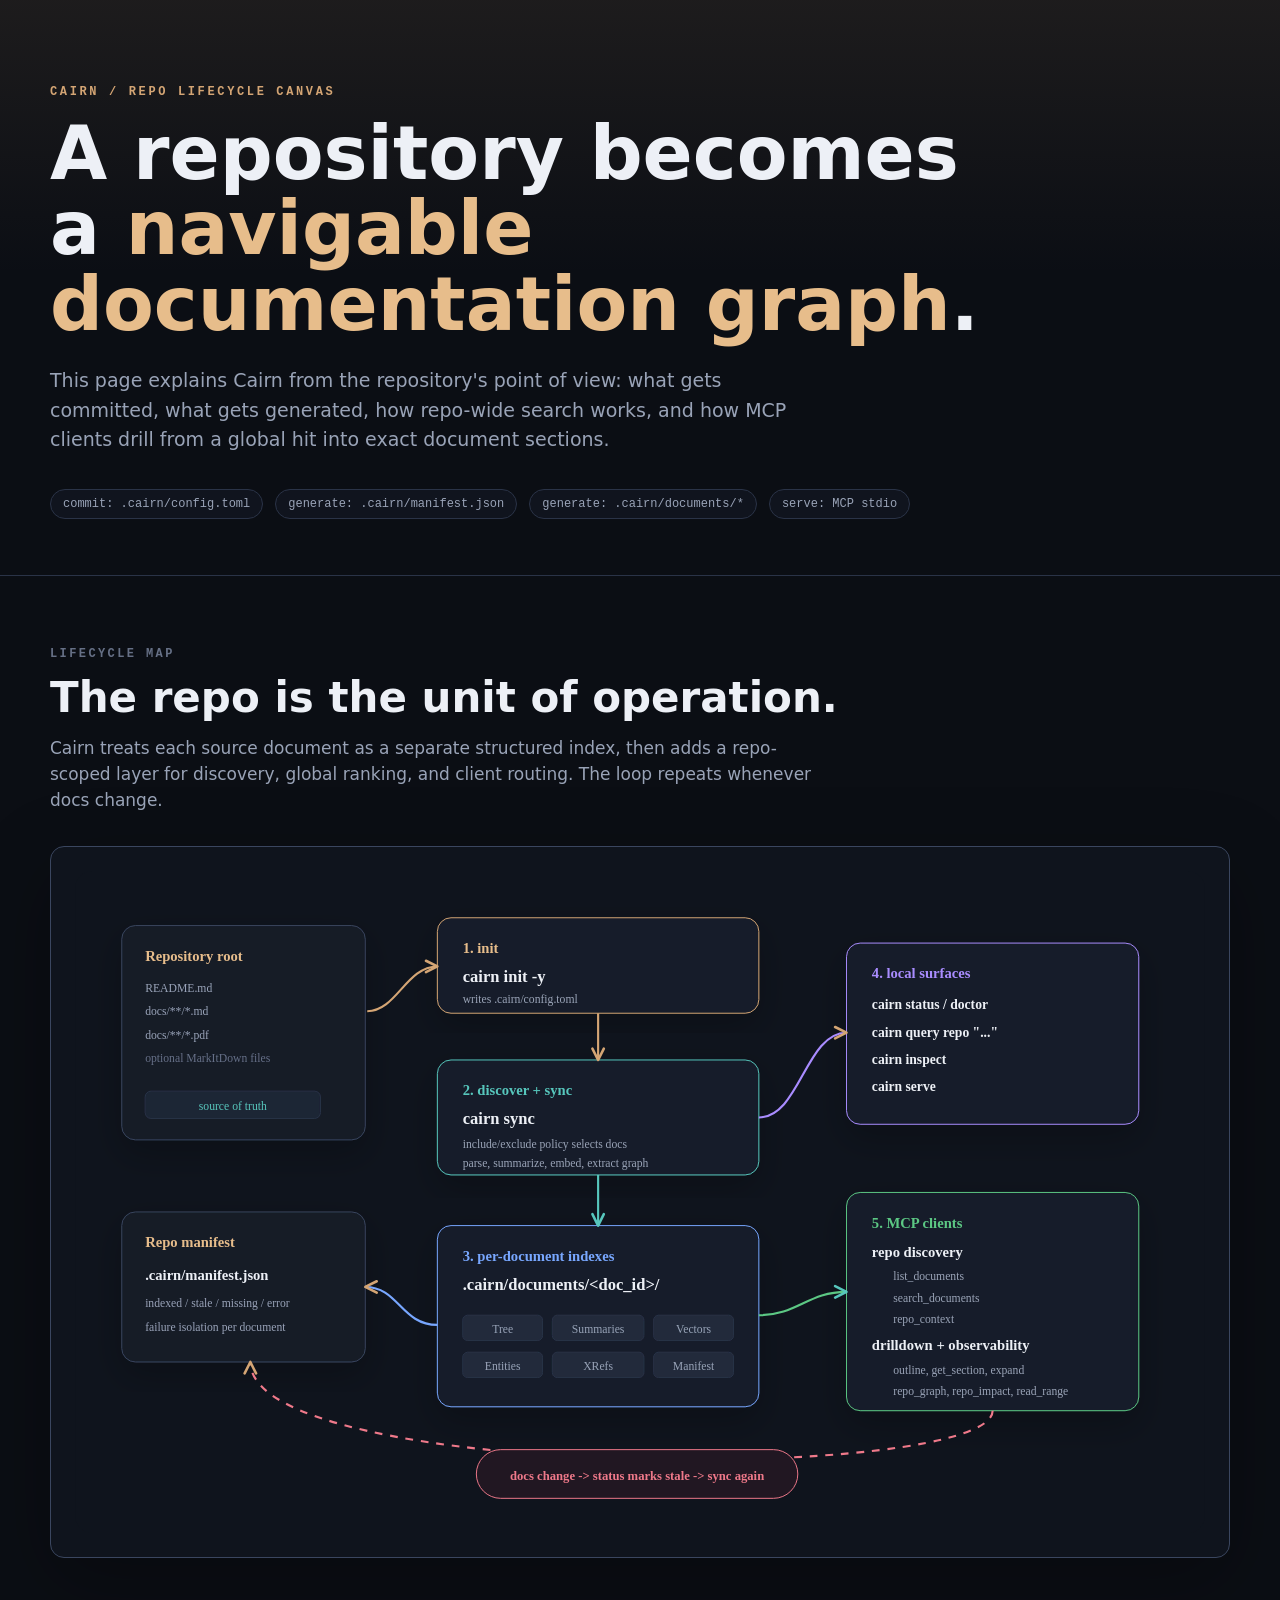
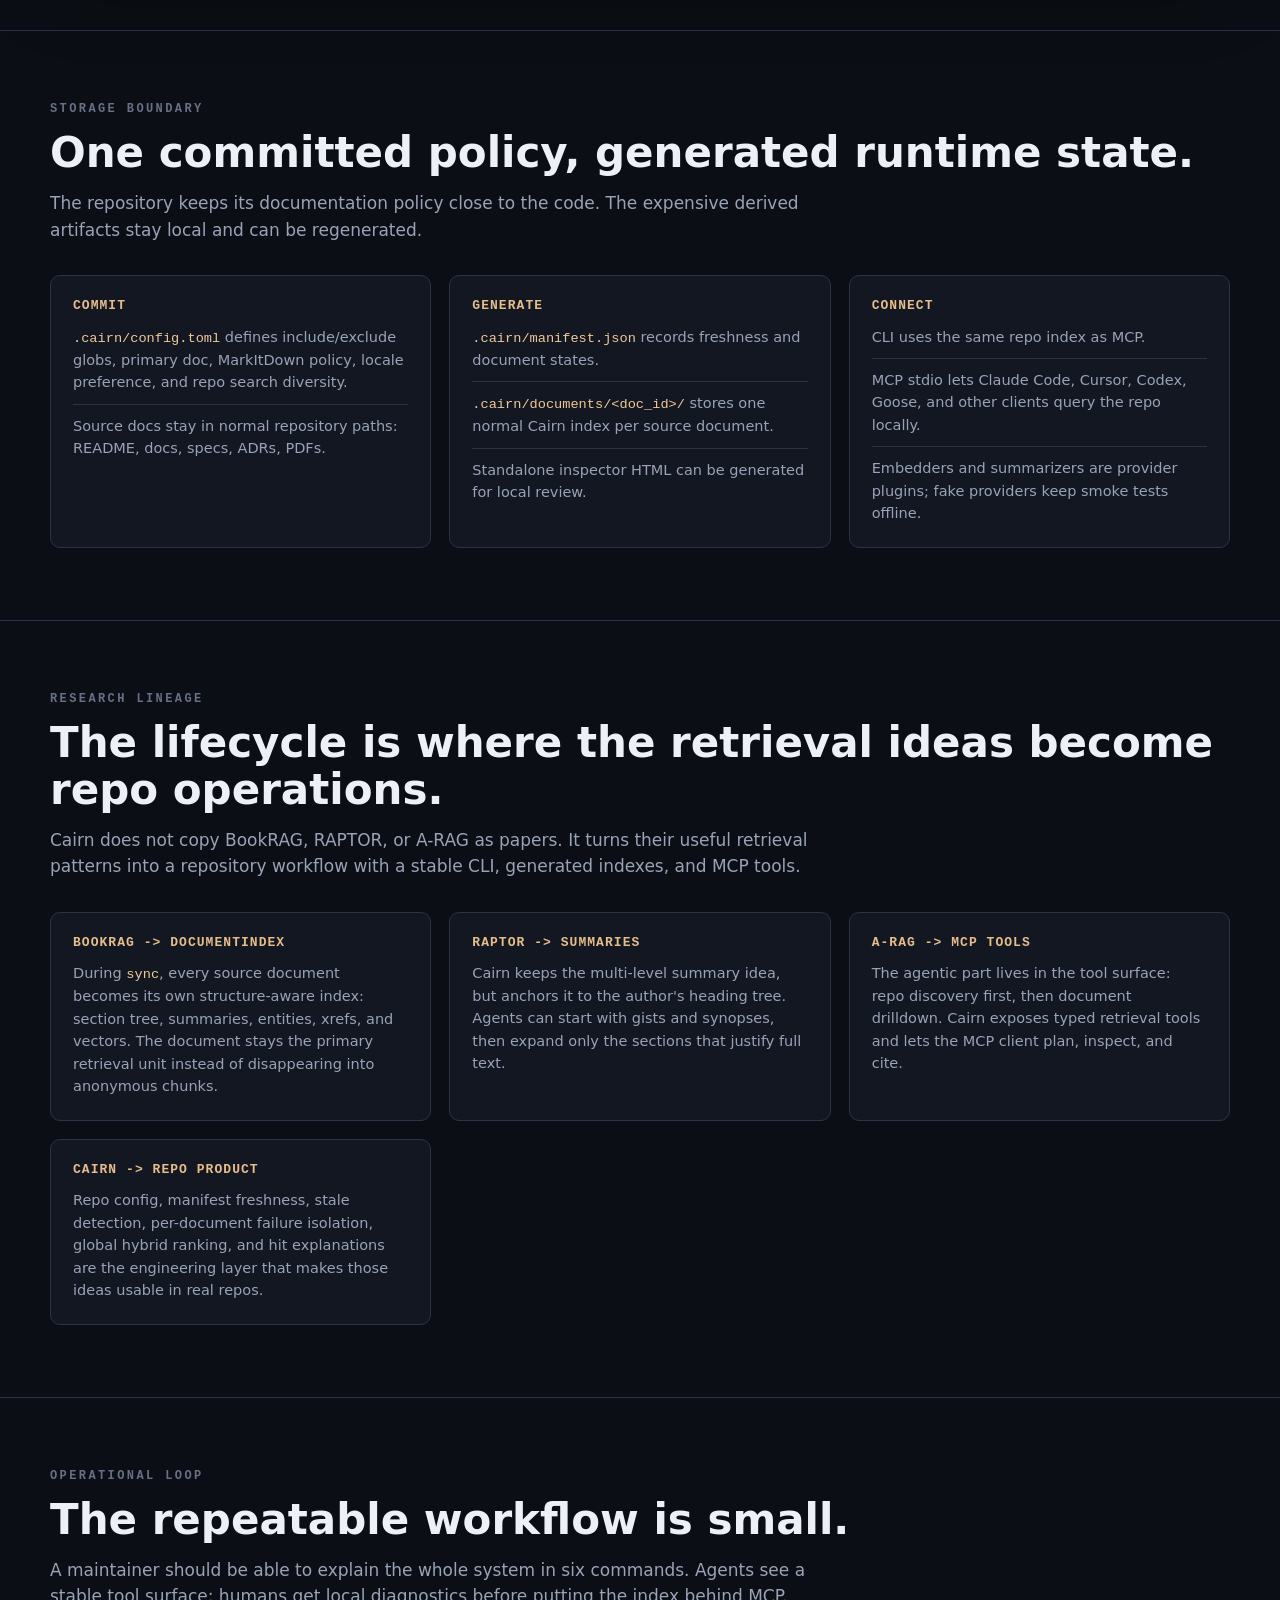
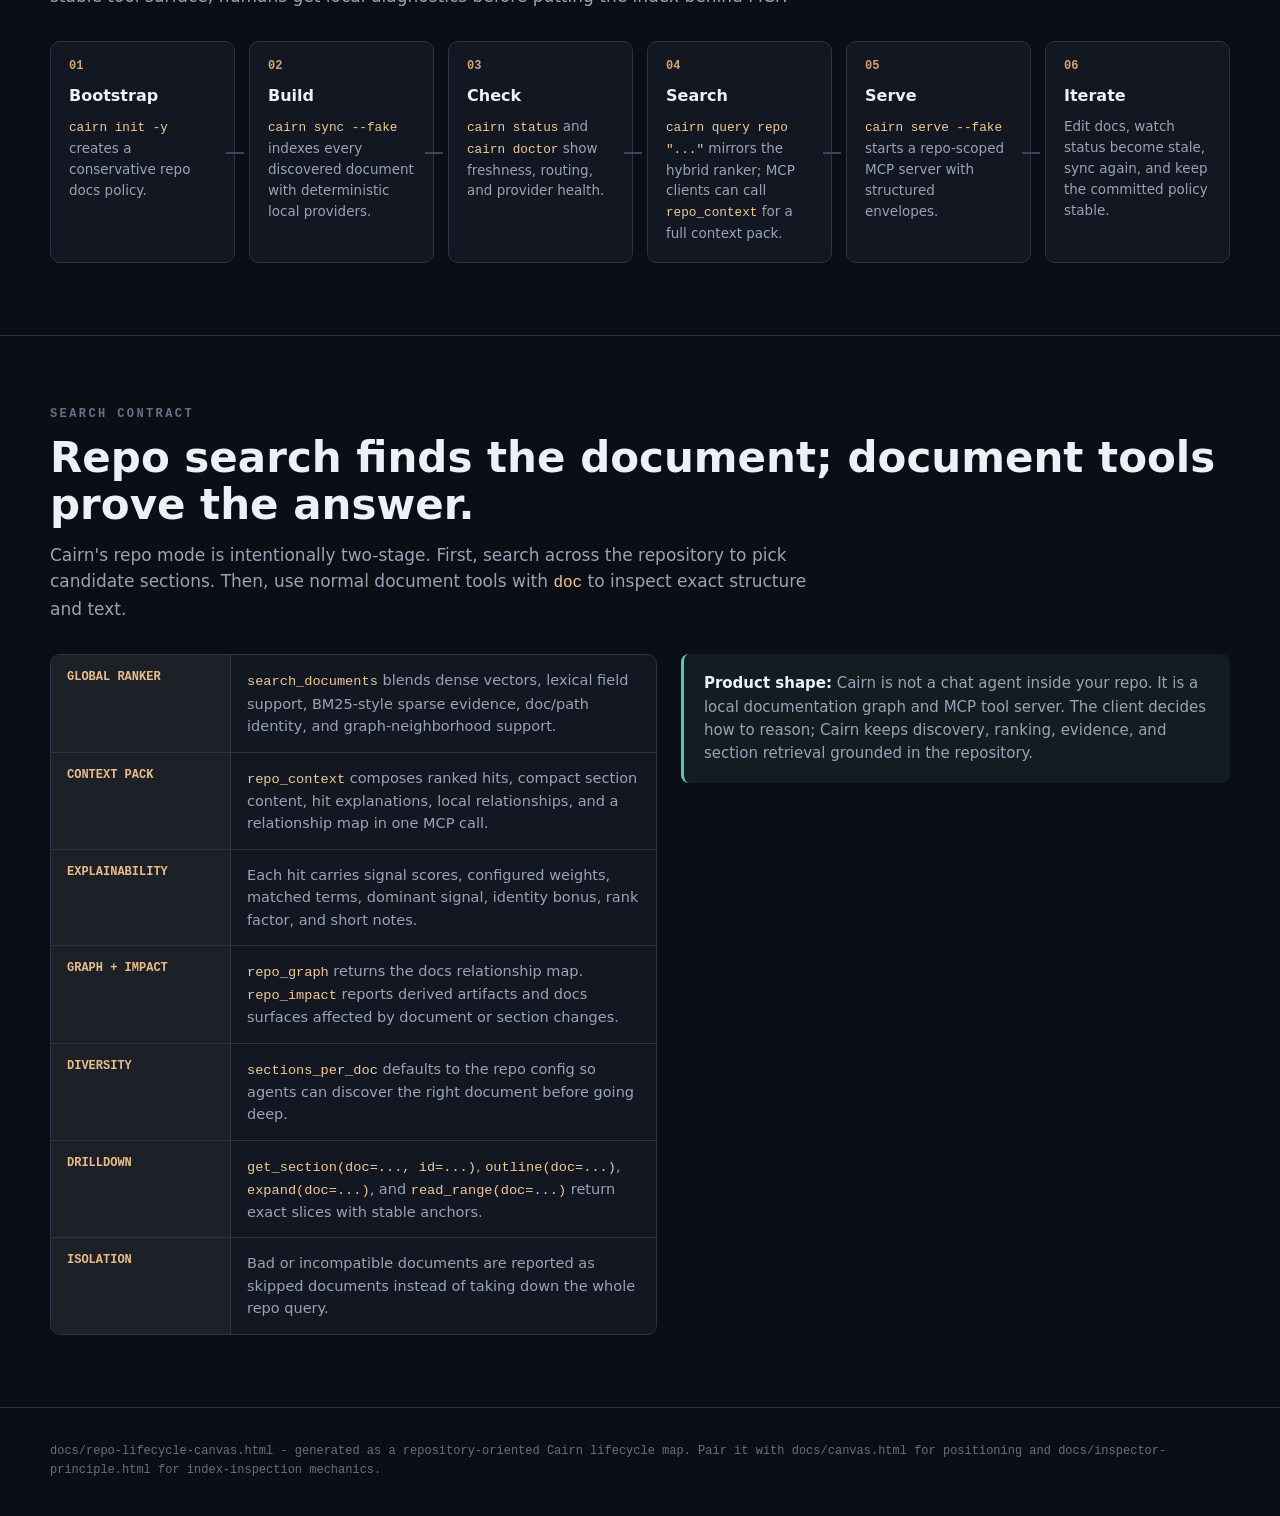
<file: docs/repo-lifecycle-canvas.html>
<!doctype html>
<html lang="en">
<head>
<meta charset="utf-8">
<meta name="viewport" content="width=device-width, initial-scale=1">
<title>Cairn - Repository Lifecycle Canvas</title>
<style>
  :root {
    --bg: #0b0e14;
    --surface: #121722;
    --surface-2: #171d2a;
    --panel: #0f141d;
    --line: #2a3347;
    --line-strong: #3a465f;
    --ink: #edf0f6;
    --muted: #99a3b7;
    --faint: #667086;
    --gold: #d4a574;
    --gold-2: #e7bd8b;
    --teal: #57c7bd;
    --green: #5cc884;
    --blue: #78a7ff;
    --violet: #a98cff;
    --rose: #ef798a;
    --orange: #f2a65a;
    --code: #f0c996;
    --shadow: 0 24px 80px rgba(0, 0, 0, .28);
    --sans: Inter, ui-sans-serif, system-ui, -apple-system, BlinkMacSystemFont, "Segoe UI", sans-serif;
    --mono: ui-monospace, SFMono-Regular, Menlo, Monaco, Consolas, monospace;
  }

  * { box-sizing: border-box; }
  html, body { margin: 0; padding: 0; }
  body {
    min-height: 100vh;
    background: var(--bg);
    color: var(--ink);
    font: 16px/1.55 var(--sans);
    letter-spacing: 0;
    -webkit-font-smoothing: antialiased;
  }

  .container {
    width: min(1180px, calc(100% - 48px));
    margin: 0 auto;
  }

  code {
    color: var(--code);
    font-family: var(--mono);
    font-size: .94em;
  }

  header {
    padding: 86px 0 56px;
    border-bottom: 1px solid var(--line);
    background:
      linear-gradient(180deg, rgba(212, 165, 116, .09), rgba(212, 165, 116, 0) 48%),
      var(--bg);
  }

  .brand {
    color: var(--gold);
    font: 700 12px/1 var(--mono);
    letter-spacing: .22em;
    text-transform: uppercase;
    margin-bottom: 18px;
  }

  h1 {
    max-width: 940px;
    margin: 0;
    font-size: clamp(40px, 7vw, 74px);
    line-height: 1.02;
    letter-spacing: 0;
  }

  h1 span { color: var(--gold-2); }

  .lede {
    max-width: 760px;
    margin: 24px 0 0;
    color: var(--muted);
    font-size: 19px;
  }

  .meta {
    display: flex;
    flex-wrap: wrap;
    gap: 12px;
    margin-top: 34px;
  }

  .meta span {
    border: 1px solid var(--line);
    border-radius: 999px;
    padding: 8px 12px;
    color: var(--muted);
    background: rgba(18, 23, 34, .72);
    font: 12px/1 var(--mono);
  }

  section {
    padding: 72px 0;
    border-bottom: 1px solid var(--line);
  }

  .eyebrow {
    color: var(--faint);
    font: 700 12px/1 var(--mono);
    letter-spacing: .2em;
    text-transform: uppercase;
    margin-bottom: 14px;
  }

  h2 {
    margin: 0 0 14px;
    font-size: clamp(28px, 4vw, 42px);
    line-height: 1.12;
    letter-spacing: 0;
  }

  .section-lede {
    max-width: 780px;
    margin: 0 0 32px;
    color: var(--muted);
    font-size: 17px;
  }

  .map-wrap {
    margin-top: 28px;
    padding: 24px;
    border: 1px solid var(--line-strong);
    border-radius: 14px;
    background: var(--panel);
    box-shadow: var(--shadow);
    overflow-x: auto;
  }

  .map-wrap svg {
    display: block;
    width: 100%;
    min-width: 980px;
    height: auto;
  }

  .cards {
    display: grid;
    grid-template-columns: repeat(3, 1fr);
    gap: 18px;
    margin-top: 28px;
  }

  .card {
    min-height: 100%;
    border: 1px solid var(--line);
    border-radius: 10px;
    background: var(--surface);
    padding: 22px;
  }

  .card h3 {
    margin: 0 0 12px;
    color: var(--gold-2);
    font: 700 13px/1.2 var(--mono);
    letter-spacing: .08em;
    text-transform: uppercase;
  }

  .card p {
    margin: 0;
    color: var(--muted);
    font-size: 14.5px;
  }

  .card ul {
    list-style: none;
    padding: 0;
    margin: 0;
  }

  .card li {
    border-top: 1px solid var(--line);
    padding: 10px 0;
    color: var(--muted);
    font-size: 14.5px;
  }

  .card li:first-child { border-top: 0; padding-top: 0; }
  .card li:last-child { padding-bottom: 0; }

  .loop {
    display: grid;
    grid-template-columns: repeat(6, 1fr);
    gap: 14px;
    margin-top: 28px;
  }

  .step {
    position: relative;
    min-height: 186px;
    border: 1px solid var(--line);
    border-radius: 10px;
    background: var(--surface);
    padding: 18px;
  }

  .step::after {
    content: "";
    position: absolute;
    right: -10px;
    top: 50%;
    width: 18px;
    height: 2px;
    background: var(--line-strong);
  }

  .step:last-child::after { display: none; }

  .step .num {
    color: var(--gold);
    font: 700 12px/1 var(--mono);
    margin-bottom: 14px;
  }

  .step h3 {
    margin: 0 0 10px;
    font-size: 16px;
    line-height: 1.25;
  }

  .step p {
    margin: 0;
    color: var(--muted);
    font-size: 13.5px;
    line-height: 1.55;
  }

  .contract {
    display: grid;
    grid-template-columns: 1.05fr .95fr;
    gap: 24px;
    align-items: start;
    margin-top: 28px;
  }

  .matrix {
    border: 1px solid var(--line);
    border-radius: 10px;
    overflow: hidden;
    background: var(--surface);
  }

  .row {
    display: grid;
    grid-template-columns: 180px minmax(0, 1fr);
    border-top: 1px solid var(--line);
  }

  .row:first-child { border-top: 0; }

  .row strong,
  .row span {
    padding: 14px 16px;
    min-width: 0;
  }

  .row strong {
    color: var(--gold-2);
    font: 700 12px/1.35 var(--mono);
    text-transform: uppercase;
    border-right: 1px solid var(--line);
    background: rgba(212, 165, 116, .06);
  }

  .row span {
    color: var(--muted);
    font-size: 14.5px;
  }

  .note {
    border-left: 3px solid var(--teal);
    padding: 18px 20px;
    background: rgba(87, 199, 189, .08);
    color: var(--muted);
    border-radius: 8px;
    font-size: 15px;
  }

  .note strong { color: var(--ink); }

  .footer {
    padding: 34px 0 44px;
    color: var(--faint);
    font: 12px/1.6 var(--mono);
  }

  @media (max-width: 960px) {
    .cards { grid-template-columns: 1fr; }
    .loop { grid-template-columns: repeat(2, 1fr); }
    .step::after { display: none; }
    .contract { grid-template-columns: 1fr; }
  }

  @media (max-width: 640px) {
    .container { width: min(100% - 32px, 1180px); }
    header { padding: 58px 0 42px; }
    section { padding: 52px 0; }
    .map-wrap { padding: 14px; }
    .map-wrap svg { min-width: 900px; }
    .loop { grid-template-columns: 1fr; }
    .row { grid-template-columns: 1fr; }
    .row strong { border-right: 0; border-bottom: 1px solid var(--line); }
  }
</style>
</head>
<body>
  <header>
    <div class="container">
      <div class="brand">CAIRN / repo lifecycle canvas</div>
      <h1>A repository becomes a <span>navigable documentation graph</span>.</h1>
      <p class="lede">
        This page explains Cairn from the repository's point of view: what gets
        committed, what gets generated, how repo-wide search works, and how MCP
        clients drill from a global hit into exact document sections.
      </p>
      <div class="meta">
        <span>commit: .cairn/config.toml</span>
        <span>generate: .cairn/manifest.json</span>
        <span>generate: .cairn/documents/*</span>
        <span>serve: MCP stdio</span>
      </div>
    </div>
  </header>

  <section>
    <div class="container">
      <div class="eyebrow">Lifecycle Map</div>
      <h2>The repo is the unit of operation.</h2>
      <p class="section-lede">
        Cairn treats each source document as a separate structured index, then
        adds a repo-scoped layer for discovery, global ranking, and client
        routing. The loop repeats whenever docs change.
      </p>

      <div class="map-wrap" aria-label="Repository lifecycle diagram">
        <svg viewBox="0 0 1160 680" role="img" xmlns="http://www.w3.org/2000/svg">
          <defs>
            <marker id="arrow" viewBox="0 0 12 12" refX="10" refY="6" markerWidth="8" markerHeight="8" orient="auto-start-reverse">
              <path d="M2 2 L10 6 L2 10" fill="none" stroke="#d4a574" stroke-width="1.8" stroke-linecap="round" stroke-linejoin="round"/>
            </marker>
            <marker id="arrow-teal" viewBox="0 0 12 12" refX="10" refY="6" markerWidth="8" markerHeight="8" orient="auto-start-reverse">
              <path d="M2 2 L10 6 L2 10" fill="none" stroke="#57c7bd" stroke-width="1.8" stroke-linecap="round" stroke-linejoin="round"/>
            </marker>
            <filter id="soft-shadow" x="-20%" y="-20%" width="140%" height="140%">
              <feDropShadow dx="0" dy="14" stdDeviation="18" flood-color="#000000" flood-opacity=".22"/>
            </filter>
          </defs>

          <rect x="0" y="0" width="1160" height="680" rx="18" fill="#0f141d"/>

          <g filter="url(#soft-shadow)">
            <rect x="48" y="56" width="250" height="220" rx="14" fill="#151b27" stroke="#3a465f"/>
            <text x="72" y="92" fill="#e7bd8b" font-family="ui-monospace" font-size="15" font-weight="700">Repository root</text>
            <text x="72" y="124" fill="#99a3b7" font-family="ui-monospace" font-size="12">README.md</text>
            <text x="72" y="148" fill="#99a3b7" font-family="ui-monospace" font-size="12">docs/**/*.md</text>
            <text x="72" y="172" fill="#99a3b7" font-family="ui-monospace" font-size="12">docs/**/*.pdf</text>
            <text x="72" y="196" fill="#667086" font-family="ui-monospace" font-size="12">optional MarkItDown files</text>
            <rect x="72" y="226" width="180" height="28" rx="6" fill="#1d2534" stroke="#2a3347"/>
            <text x="162" y="245" text-anchor="middle" fill="#57c7bd" font-family="ui-monospace" font-size="12">source of truth</text>
          </g>

          <g filter="url(#soft-shadow)">
            <rect x="372" y="48" width="330" height="98" rx="14" fill="#171d2a" stroke="#d4a574"/>
            <text x="398" y="84" fill="#e7bd8b" font-family="ui-monospace" font-size="15" font-weight="700">1. init</text>
            <text x="398" y="114" fill="#edf0f6" font-family="ui-monospace" font-size="17" font-weight="700">cairn init -y</text>
            <text x="398" y="135" fill="#99a3b7" font-family="ui-monospace" font-size="12">writes .cairn/config.toml</text>
          </g>

          <path d="M300 144 C330 144 340 98 372 98" fill="none" stroke="#d4a574" stroke-width="2.2" marker-end="url(#arrow)"/>

          <g filter="url(#soft-shadow)">
            <rect x="372" y="194" width="330" height="118" rx="14" fill="#171d2a" stroke="#57c7bd"/>
            <text x="398" y="230" fill="#57c7bd" font-family="ui-monospace" font-size="15" font-weight="700">2. discover + sync</text>
            <text x="398" y="260" fill="#edf0f6" font-family="ui-monospace" font-size="17" font-weight="700">cairn sync</text>
            <text x="398" y="284" fill="#99a3b7" font-family="ui-monospace" font-size="12">include/exclude policy selects docs</text>
            <text x="398" y="304" fill="#99a3b7" font-family="ui-monospace" font-size="12">parse, summarize, embed, extract graph</text>
          </g>

          <path d="M537 146 L537 194" fill="none" stroke="#d4a574" stroke-width="2.2" marker-end="url(#arrow)"/>

          <g filter="url(#soft-shadow)">
            <rect x="372" y="364" width="330" height="186" rx="14" fill="#171d2a" stroke="#78a7ff"/>
            <text x="398" y="400" fill="#78a7ff" font-family="ui-monospace" font-size="15" font-weight="700">3. per-document indexes</text>
            <text x="398" y="430" fill="#edf0f6" font-family="ui-monospace" font-size="17" font-weight="700">.cairn/documents/&lt;doc_id&gt;/</text>
            <g font-family="ui-monospace" font-size="12">
              <rect x="398" y="456" width="82" height="26" rx="5" fill="#202a3b" stroke="#2a3347"/>
              <text x="439" y="474" text-anchor="middle" fill="#99a3b7">Tree</text>
              <rect x="490" y="456" width="94" height="26" rx="5" fill="#202a3b" stroke="#2a3347"/>
              <text x="537" y="474" text-anchor="middle" fill="#99a3b7">Summaries</text>
              <rect x="594" y="456" width="82" height="26" rx="5" fill="#202a3b" stroke="#2a3347"/>
              <text x="635" y="474" text-anchor="middle" fill="#99a3b7">Vectors</text>
              <rect x="398" y="494" width="82" height="26" rx="5" fill="#202a3b" stroke="#2a3347"/>
              <text x="439" y="512" text-anchor="middle" fill="#99a3b7">Entities</text>
              <rect x="490" y="494" width="94" height="26" rx="5" fill="#202a3b" stroke="#2a3347"/>
              <text x="537" y="512" text-anchor="middle" fill="#99a3b7">XRefs</text>
              <rect x="594" y="494" width="82" height="26" rx="5" fill="#202a3b" stroke="#2a3347"/>
              <text x="635" y="512" text-anchor="middle" fill="#99a3b7">Manifest</text>
            </g>
          </g>

          <path d="M537 312 L537 364" fill="none" stroke="#57c7bd" stroke-width="2.2" marker-end="url(#arrow-teal)"/>

          <g filter="url(#soft-shadow)">
            <rect x="48" y="350" width="250" height="154" rx="14" fill="#151b27" stroke="#3a465f"/>
            <text x="72" y="386" fill="#e7bd8b" font-family="ui-monospace" font-size="15" font-weight="700">Repo manifest</text>
            <text x="72" y="420" fill="#edf0f6" font-family="ui-monospace" font-size="15" font-weight="700">.cairn/manifest.json</text>
            <text x="72" y="448" fill="#99a3b7" font-family="ui-monospace" font-size="12">indexed / stale / missing / error</text>
            <text x="72" y="472" fill="#99a3b7" font-family="ui-monospace" font-size="12">failure isolation per document</text>
          </g>

          <path d="M372 466 C335 466 332 427 298 427" fill="none" stroke="#78a7ff" stroke-width="2.2" marker-end="url(#arrow)"/>

          <g filter="url(#soft-shadow)">
            <rect x="792" y="74" width="300" height="186" rx="14" fill="#171d2a" stroke="#a98cff"/>
            <text x="818" y="110" fill="#a98cff" font-family="ui-monospace" font-size="15" font-weight="700">4. local surfaces</text>
            <text x="818" y="142" fill="#edf0f6" font-family="ui-monospace" font-size="14" font-weight="700">cairn status / doctor</text>
            <text x="818" y="170" fill="#edf0f6" font-family="ui-monospace" font-size="14" font-weight="700">cairn query repo "..."</text>
            <text x="818" y="198" fill="#edf0f6" font-family="ui-monospace" font-size="14" font-weight="700">cairn inspect</text>
            <text x="818" y="226" fill="#edf0f6" font-family="ui-monospace" font-size="14" font-weight="700">cairn serve</text>
          </g>

          <path d="M702 253 C744 253 750 166 792 166" fill="none" stroke="#a98cff" stroke-width="2.2" marker-end="url(#arrow)"/>

          <g filter="url(#soft-shadow)">
            <rect x="792" y="330" width="300" height="224" rx="14" fill="#171d2a" stroke="#5cc884"/>
            <text x="818" y="366" fill="#5cc884" font-family="ui-monospace" font-size="15" font-weight="700">5. MCP clients</text>
            <text x="818" y="396" fill="#edf0f6" font-family="ui-monospace" font-size="15" font-weight="700">repo discovery</text>
            <text x="840" y="420" fill="#99a3b7" font-family="ui-monospace" font-size="12">list_documents</text>
            <text x="840" y="442" fill="#99a3b7" font-family="ui-monospace" font-size="12">search_documents</text>
            <text x="840" y="464" fill="#99a3b7" font-family="ui-monospace" font-size="12">repo_context</text>
            <text x="818" y="492" fill="#edf0f6" font-family="ui-monospace" font-size="15" font-weight="700">drilldown + observability</text>
            <text x="840" y="516" fill="#99a3b7" font-family="ui-monospace" font-size="12">outline, get_section, expand</text>
            <text x="840" y="538" fill="#99a3b7" font-family="ui-monospace" font-size="12">repo_graph, repo_impact, read_range</text>
          </g>

          <path d="M702 456 C742 456 752 432 792 432" fill="none" stroke="#5cc884" stroke-width="2.2" marker-end="url(#arrow-teal)"/>

          <g>
            <path d="M942 554 C942 628 180 628 180 504" fill="none" stroke="#ef798a" stroke-width="2.2" stroke-dasharray="8 8" marker-end="url(#arrow)"/>
            <rect x="412" y="594" width="330" height="50" rx="25" fill="#211722" stroke="#ef798a"/>
            <text x="577" y="625" text-anchor="middle" fill="#ef798a" font-family="ui-monospace" font-size="13" font-weight="700">docs change -> status marks stale -> sync again</text>
          </g>
        </svg>
      </div>
    </div>
  </section>

  <section>
    <div class="container">
      <div class="eyebrow">Storage Boundary</div>
      <h2>One committed policy, generated runtime state.</h2>
      <p class="section-lede">
        The repository keeps its documentation policy close to the code. The
        expensive derived artifacts stay local and can be regenerated.
      </p>

      <div class="cards">
        <div class="card">
          <h3>Commit</h3>
          <ul>
            <li><code>.cairn/config.toml</code> defines include/exclude globs, primary doc, MarkItDown policy, locale preference, and repo search diversity.</li>
            <li>Source docs stay in normal repository paths: README, docs, specs, ADRs, PDFs.</li>
          </ul>
        </div>
        <div class="card">
          <h3>Generate</h3>
          <ul>
            <li><code>.cairn/manifest.json</code> records freshness and document states.</li>
            <li><code>.cairn/documents/&lt;doc_id&gt;/</code> stores one normal Cairn index per source document.</li>
            <li>Standalone inspector HTML can be generated for local review.</li>
          </ul>
        </div>
        <div class="card">
          <h3>Connect</h3>
          <ul>
            <li>CLI uses the same repo index as MCP.</li>
            <li>MCP stdio lets Claude Code, Cursor, Codex, Goose, and other clients query the repo locally.</li>
            <li>Embedders and summarizers are provider plugins; fake providers keep smoke tests offline.</li>
          </ul>
        </div>
      </div>
    </div>
  </section>

  <section>
    <div class="container">
      <div class="eyebrow">Research Lineage</div>
      <h2>The lifecycle is where the retrieval ideas become repo operations.</h2>
      <p class="section-lede">
        Cairn does not copy BookRAG, RAPTOR, or A-RAG as papers. It turns their
        useful retrieval patterns into a repository workflow with a stable CLI,
        generated indexes, and MCP tools.
      </p>

      <div class="cards">
        <div class="card">
          <h3>BookRAG -> DocumentIndex</h3>
          <p>
            During <code>sync</code>, every source document becomes its own
            structure-aware index: section tree, summaries, entities, xrefs, and
            vectors. The document stays the primary retrieval unit instead of
            disappearing into anonymous chunks.
          </p>
        </div>
        <div class="card">
          <h3>RAPTOR -> summaries</h3>
          <p>
            Cairn keeps the multi-level summary idea, but anchors it to the
            author's heading tree. Agents can start with gists and synopses,
            then expand only the sections that justify full text.
          </p>
        </div>
        <div class="card">
          <h3>A-RAG -> MCP tools</h3>
          <p>
            The agentic part lives in the tool surface: repo discovery first,
            then document drilldown. Cairn exposes typed retrieval tools and lets
            the MCP client plan, inspect, and cite.
          </p>
        </div>
        <div class="card">
          <h3>Cairn -> repo product</h3>
          <p>
            Repo config, manifest freshness, stale detection, per-document
            failure isolation, global hybrid ranking, and hit explanations are
            the engineering layer that makes those ideas usable in real repos.
          </p>
        </div>
      </div>
    </div>
  </section>

  <section>
    <div class="container">
      <div class="eyebrow">Operational Loop</div>
      <h2>The repeatable workflow is small.</h2>
      <p class="section-lede">
        A maintainer should be able to explain the whole system in six commands.
        Agents see a stable tool surface; humans get local diagnostics before
        putting the index behind MCP.
      </p>

      <div class="loop">
        <div class="step">
          <div class="num">01</div>
          <h3>Bootstrap</h3>
          <p><code>cairn init -y</code> creates a conservative repo docs policy.</p>
        </div>
        <div class="step">
          <div class="num">02</div>
          <h3>Build</h3>
          <p><code>cairn sync --fake</code> indexes every discovered document with deterministic local providers.</p>
        </div>
        <div class="step">
          <div class="num">03</div>
          <h3>Check</h3>
          <p><code>cairn status</code> and <code>cairn doctor</code> show freshness, routing, and provider health.</p>
        </div>
        <div class="step">
          <div class="num">04</div>
          <h3>Search</h3>
          <p><code>cairn query repo "..."</code> mirrors the hybrid ranker; MCP clients can call <code>repo_context</code> for a full context pack.</p>
        </div>
        <div class="step">
          <div class="num">05</div>
          <h3>Serve</h3>
          <p><code>cairn serve --fake</code> starts a repo-scoped MCP server with structured envelopes.</p>
        </div>
        <div class="step">
          <div class="num">06</div>
          <h3>Iterate</h3>
          <p>Edit docs, watch status become stale, sync again, and keep the committed policy stable.</p>
        </div>
      </div>
    </div>
  </section>

  <section>
    <div class="container">
      <div class="eyebrow">Search Contract</div>
      <h2>Repo search finds the document; document tools prove the answer.</h2>
      <p class="section-lede">
        Cairn's repo mode is intentionally two-stage. First, search across the
        repository to pick candidate sections. Then, use normal document tools
        with <code>doc</code> to inspect exact structure and text.
      </p>

      <div class="contract">
        <div class="matrix">
          <div class="row">
            <strong>Global ranker</strong>
            <span><code>search_documents</code> blends dense vectors, lexical field support, BM25-style sparse evidence, doc/path identity, and graph-neighborhood support.</span>
          </div>
          <div class="row">
            <strong>Context pack</strong>
            <span><code>repo_context</code> composes ranked hits, compact section content, hit explanations, local relationships, and a relationship map in one MCP call.</span>
          </div>
          <div class="row">
            <strong>Explainability</strong>
            <span>Each hit carries signal scores, configured weights, matched terms, dominant signal, identity bonus, rank factor, and short notes.</span>
          </div>
          <div class="row">
            <strong>Graph + impact</strong>
            <span><code>repo_graph</code> returns the docs relationship map. <code>repo_impact</code> reports derived artifacts and docs surfaces affected by document or section changes.</span>
          </div>
          <div class="row">
            <strong>Diversity</strong>
            <span><code>sections_per_doc</code> defaults to the repo config so agents can discover the right document before going deep.</span>
          </div>
          <div class="row">
            <strong>Drilldown</strong>
            <span><code>get_section(doc=..., id=...)</code>, <code>outline(doc=...)</code>, <code>expand(doc=...)</code>, and <code>read_range(doc=...)</code> return exact slices with stable anchors.</span>
          </div>
          <div class="row">
            <strong>Isolation</strong>
            <span>Bad or incompatible documents are reported as skipped documents instead of taking down the whole repo query.</span>
          </div>
        </div>

        <div class="note">
          <strong>Product shape:</strong> Cairn is not a chat agent inside your
          repo. It is a local documentation graph and MCP tool server. The client
          decides how to reason; Cairn keeps discovery, ranking, evidence, and
          section retrieval grounded in the repository.
        </div>
      </div>
    </div>
  </section>

  <div class="container footer">
    docs/repo-lifecycle-canvas.html - generated as a repository-oriented Cairn
    lifecycle map. Pair it with docs/canvas.html for positioning and
    docs/inspector-principle.html for index-inspection mechanics.
  </div>
</body>
</html>
</file>
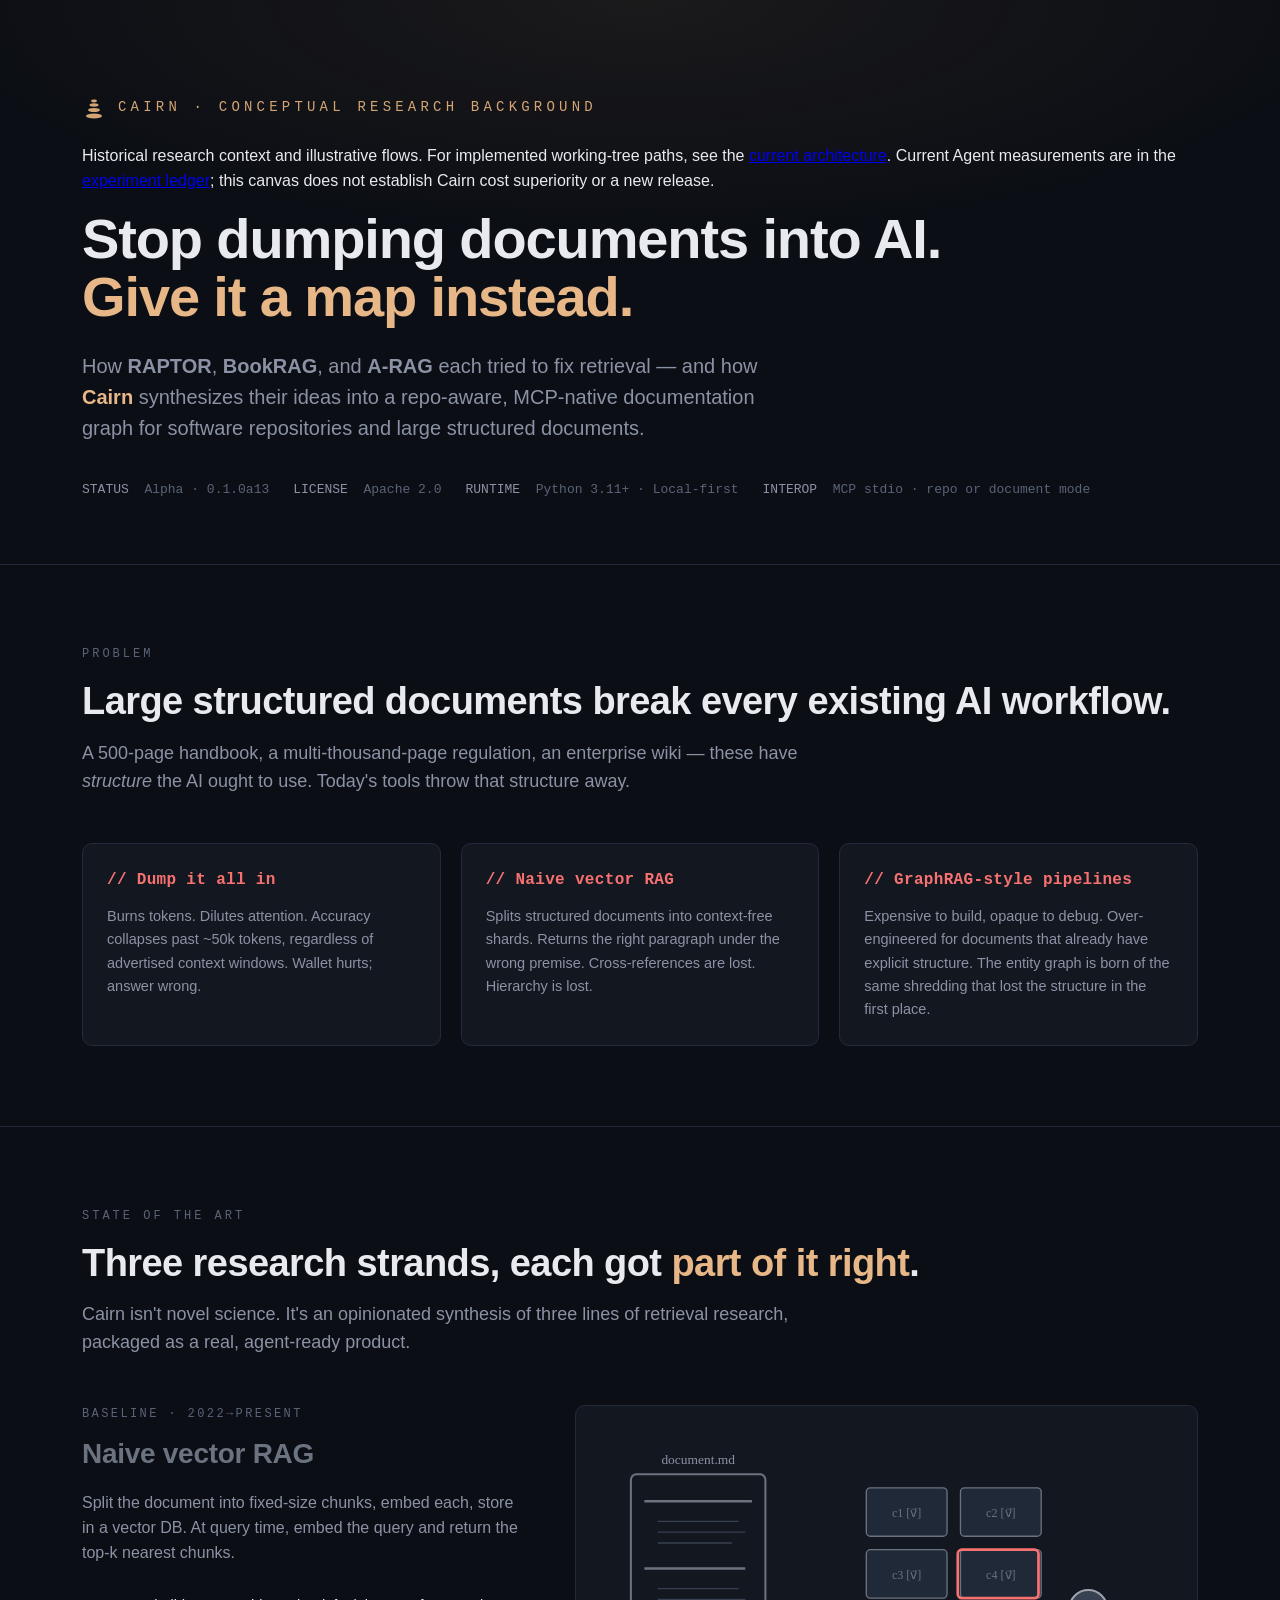
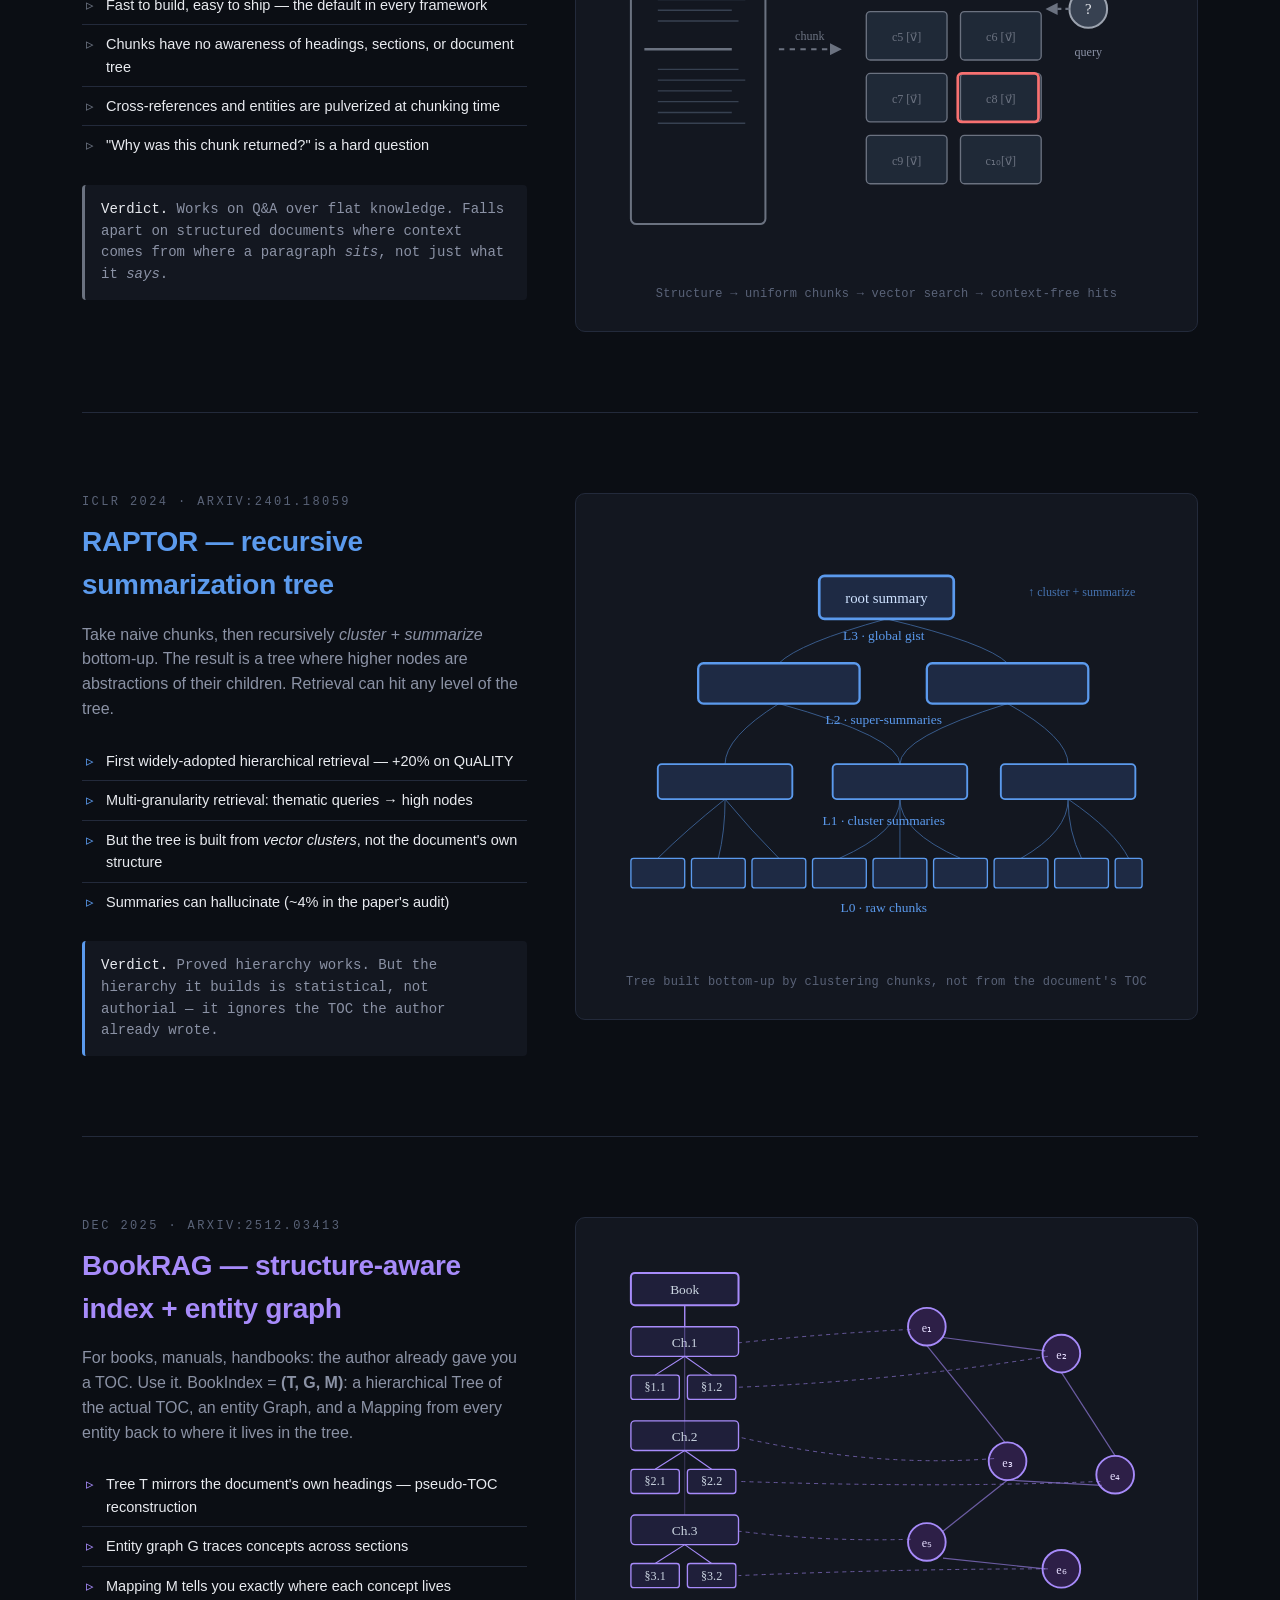
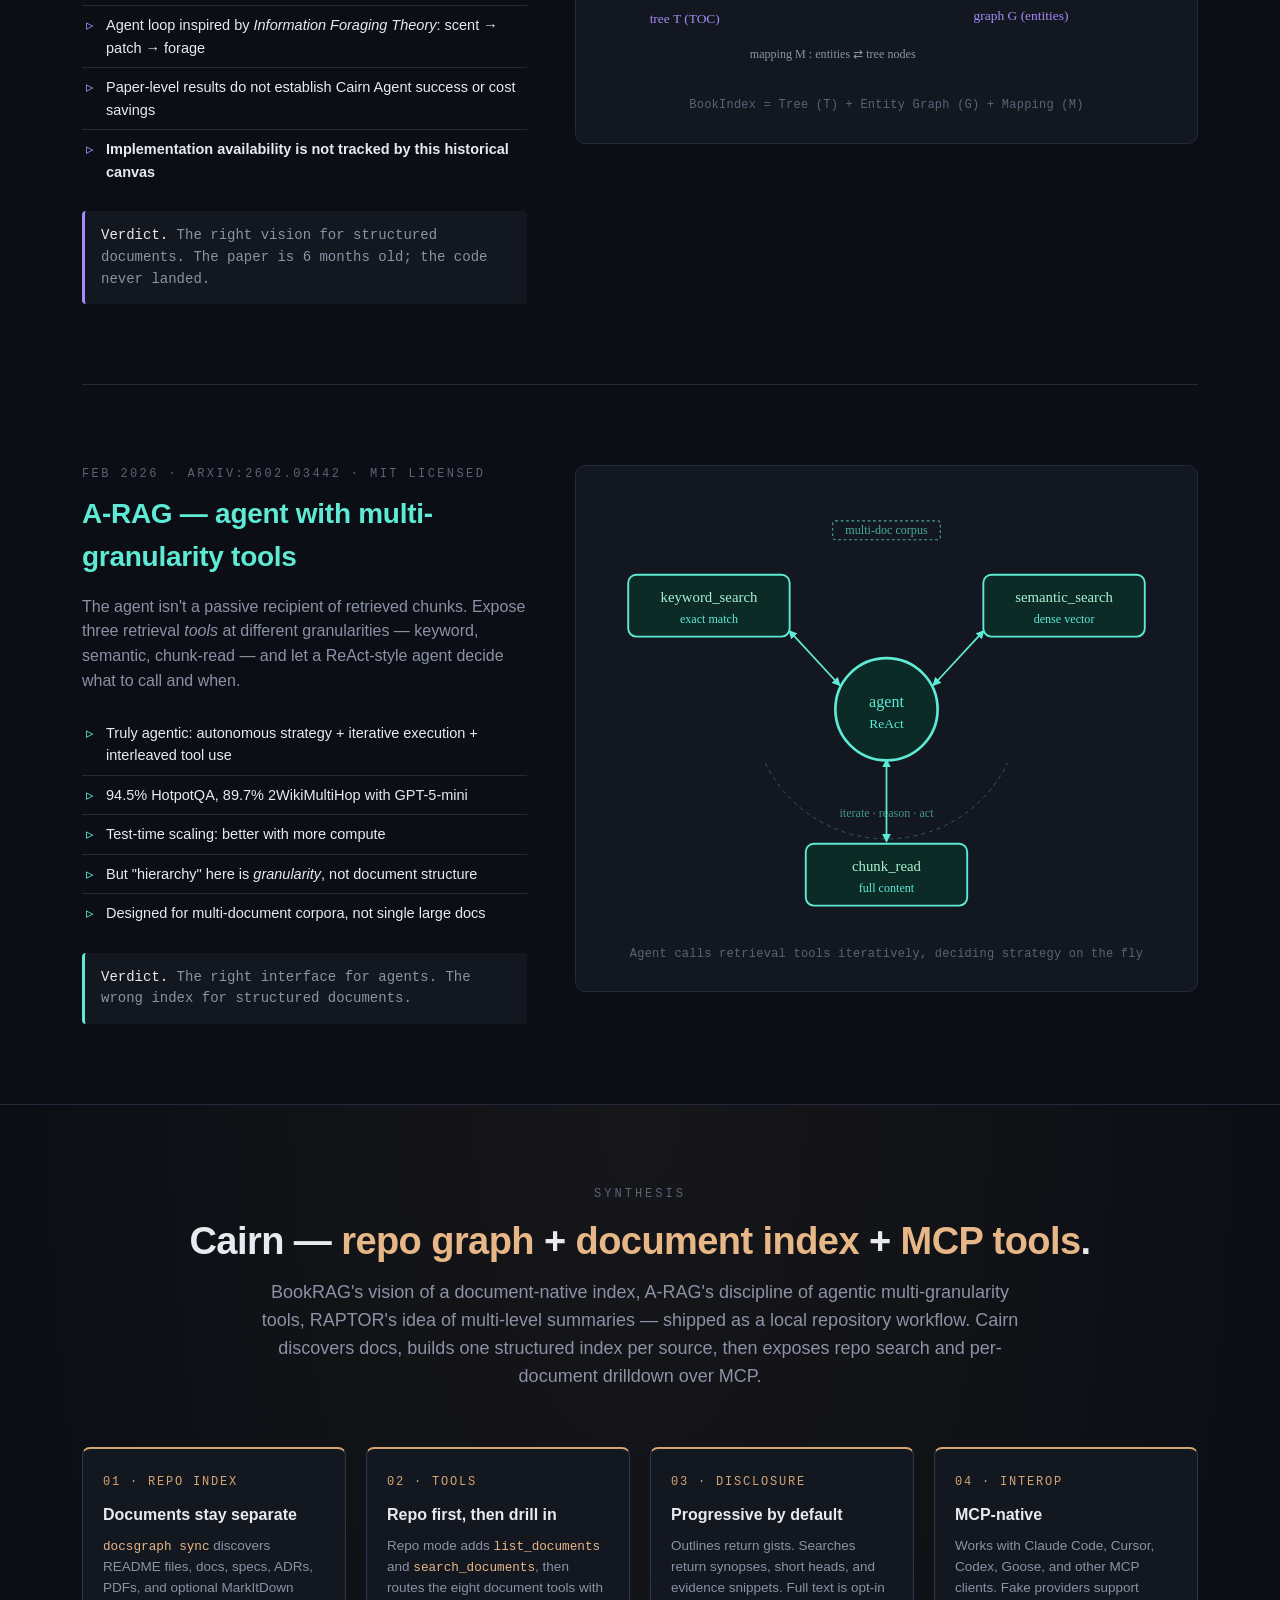
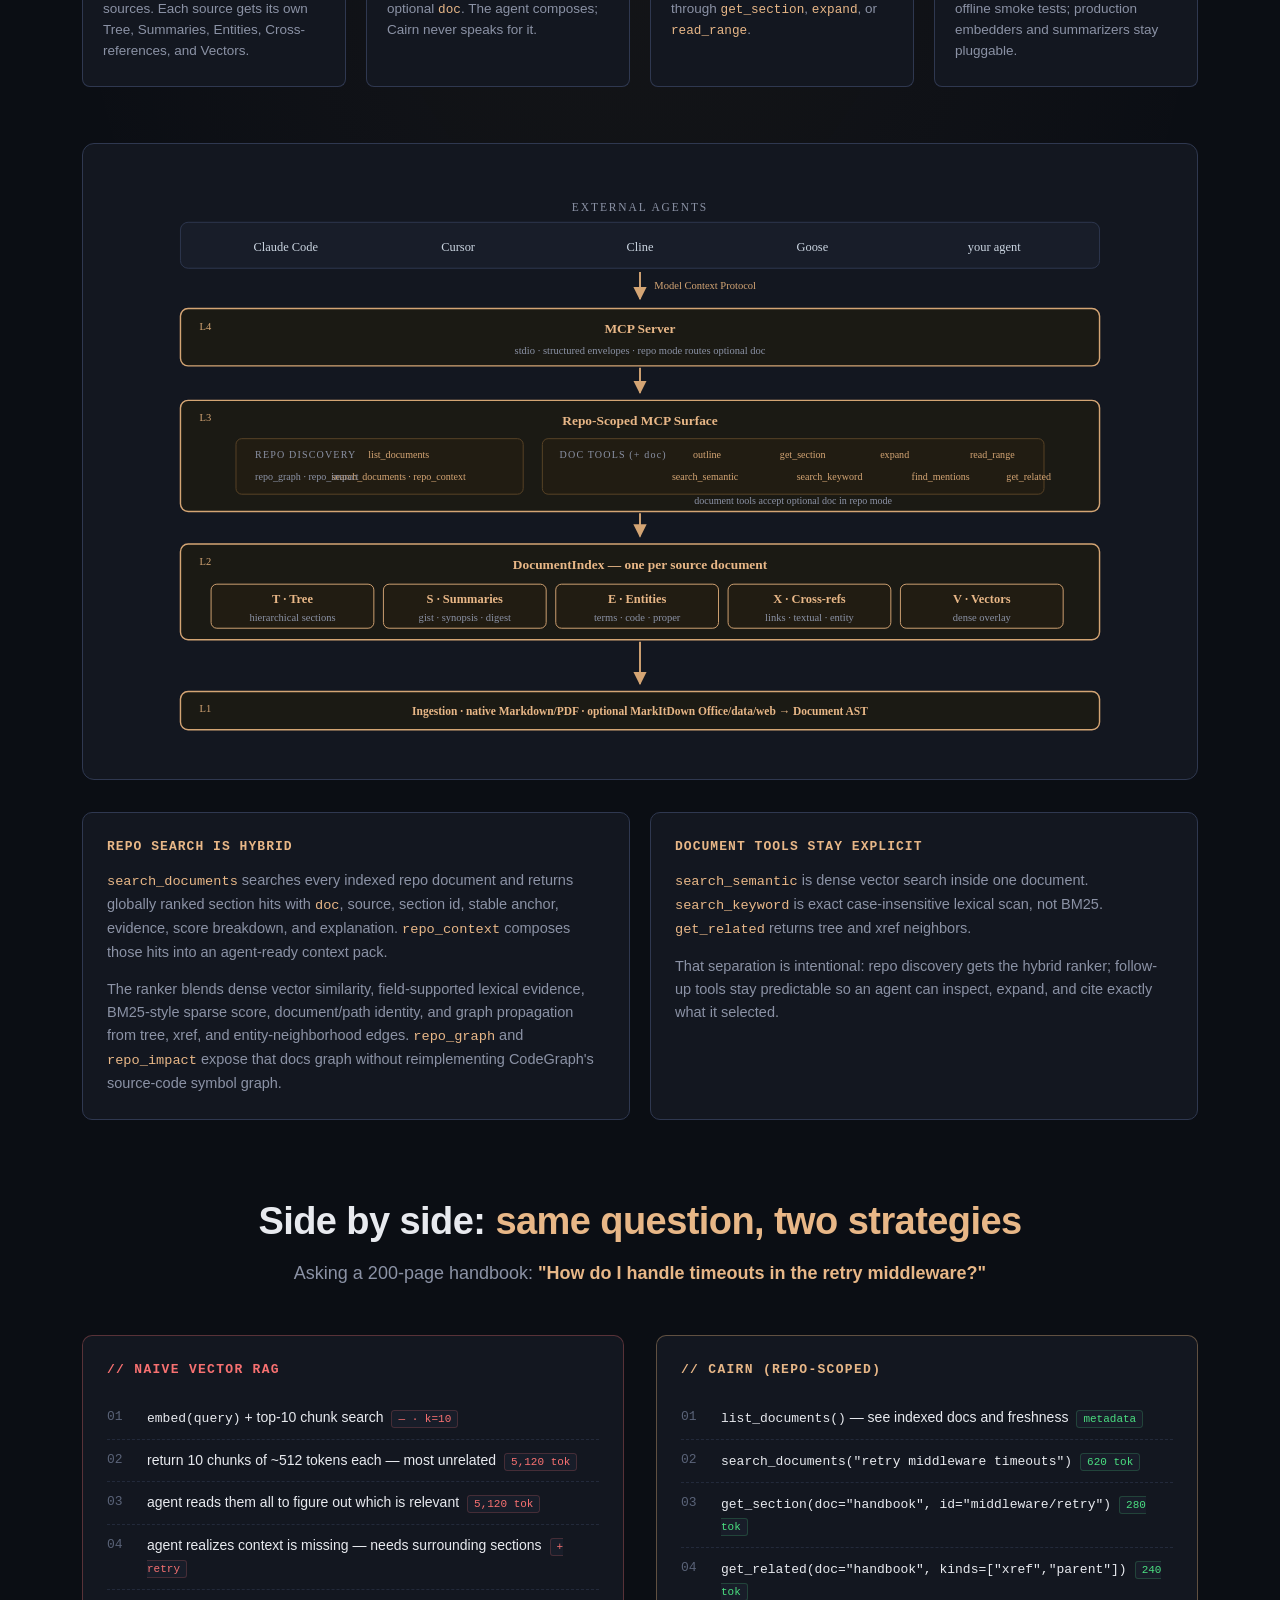
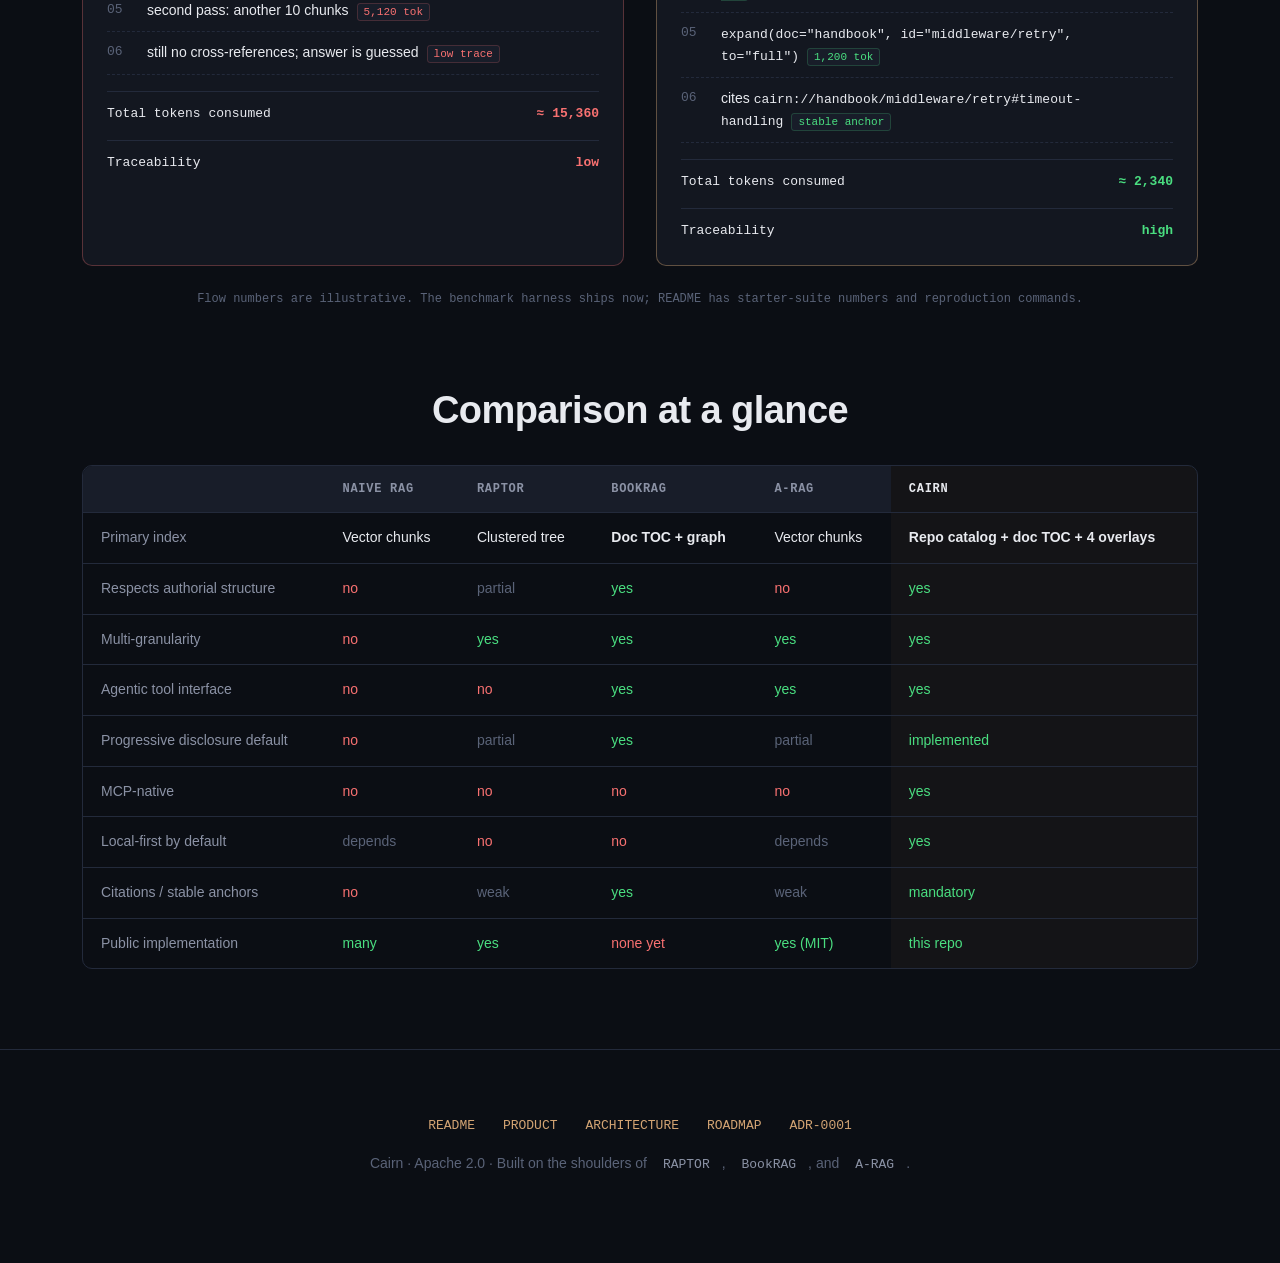
<file: docs/retrieval-architecture-canvas.html>
<!DOCTYPE html>
<html lang="en">
<head>
<meta charset="UTF-8">
<meta name="viewport" content="width=device-width, initial-scale=1.0">
<title>Cairn — How structure-aware retrieval works</title>
<style>
  :root {
    --bg: #0b0e14;
    --surface: #131720;
    --surface-2: #181d29;
    --border: #232a3b;
    --border-strong: #2f3850;
    --text: #e8eaef;
    --text-dim: #8b92a5;
    --text-faint: #5a6378;
    --naive: #6b7280;
    --raptor: #5b9aed;
    --bookrag: #a78bfa;
    --arag: #5eead4;
    --cairn: #d4a574;
    --cairn-warm: #e8b787;
    --cairn-deep: #a37e4f;
    --good: #4ade80;
    --bad: #f87171;
    --mono: ui-monospace, "SF Mono", "JetBrains Mono", Menlo, Consolas, monospace;
    --sans: -apple-system, BlinkMacSystemFont, "Inter", "Segoe UI", Roboto, sans-serif;
  }

  * { box-sizing: border-box; }
  html, body { margin: 0; padding: 0; }
  body {
    background: var(--bg);
    color: var(--text);
    font-family: var(--sans);
    line-height: 1.55;
    -webkit-font-smoothing: antialiased;
    font-size: 16px;
  }

  .container {
    max-width: 1180px;
    margin: 0 auto;
    padding: 0 32px;
  }

  /* ---------- Header / hero ---------- */
  header.hero {
    padding: 96px 0 64px;
    border-bottom: 1px solid var(--border);
    background:
      radial-gradient(ellipse 80% 60% at 50% 0%, rgba(212, 165, 116, 0.08), transparent 70%),
      var(--bg);
  }
  .hero .brand {
    font-family: var(--mono);
    color: var(--cairn);
    font-size: 14px;
    letter-spacing: 0.3em;
    text-transform: uppercase;
    margin-bottom: 24px;
    display: flex;
    align-items: center;
    gap: 12px;
  }
  .hero .brand::before {
    content: "";
    display: inline-block;
    width: 24px;
    height: 24px;
    background: url("data:image/svg+xml;utf8,<svg xmlns='http://www.w3.org/2000/svg' viewBox='0 0 24 24' fill='%23d4a574'><ellipse cx='12' cy='20' rx='8' ry='2.5'/><ellipse cx='12' cy='14' rx='6' ry='2'/><ellipse cx='12' cy='9' rx='4.5' ry='1.7'/><ellipse cx='12' cy='5' rx='3' ry='1.4'/></svg>") center/contain no-repeat;
  }
  .hero h1 {
    font-size: 56px;
    font-weight: 700;
    margin: 0 0 24px;
    letter-spacing: -0.02em;
    line-height: 1.05;
    max-width: 920px;
  }
  .hero h1 em {
    font-style: normal;
    color: var(--cairn-warm);
  }
  .hero p.lede {
    font-size: 20px;
    color: var(--text-dim);
    max-width: 720px;
    margin: 0 0 36px;
  }
  .hero .meta {
    display: flex;
    flex-wrap: wrap;
    gap: 24px;
    font-family: var(--mono);
    font-size: 13px;
    color: var(--text-faint);
  }
  .hero .meta span strong { color: var(--text-dim); font-weight: 500; }

  /* ---------- Sections ---------- */
  section {
    padding: 80px 0;
    border-bottom: 1px solid var(--border);
  }
  section .eyebrow {
    font-family: var(--mono);
    font-size: 12px;
    letter-spacing: 0.25em;
    text-transform: uppercase;
    color: var(--text-faint);
    margin-bottom: 16px;
  }
  section h2 {
    font-size: 38px;
    font-weight: 700;
    letter-spacing: -0.015em;
    margin: 0 0 16px;
    line-height: 1.15;
  }
  section h2 em {
    font-style: normal;
    color: var(--cairn-warm);
  }
  section .section-lede {
    font-size: 18px;
    color: var(--text-dim);
    max-width: 760px;
    margin: 0 0 48px;
  }

  /* ---------- Problem grid ---------- */
  .problem-grid {
    display: grid;
    grid-template-columns: repeat(3, 1fr);
    gap: 20px;
    margin-top: 40px;
  }
  .problem-card {
    background: var(--surface);
    border: 1px solid var(--border);
    border-radius: 10px;
    padding: 24px;
  }
  .problem-card h3 {
    margin: 0 0 12px;
    font-size: 16px;
    font-weight: 600;
    color: var(--bad);
    font-family: var(--mono);
    letter-spacing: 0.02em;
  }
  .problem-card p {
    margin: 0;
    color: var(--text-dim);
    font-size: 14.5px;
    line-height: 1.6;
  }

  /* ---------- Approach card (the main thing) ---------- */
  .approach {
    display: grid;
    grid-template-columns: 1fr 1.4fr;
    gap: 48px;
    align-items: start;
    margin-bottom: 80px;
    padding-bottom: 80px;
    border-bottom: 1px solid var(--border);
  }
  .approach:last-child { border-bottom: none; padding-bottom: 0; margin-bottom: 0; }
  .approach .label {
    font-family: var(--mono);
    font-size: 12px;
    letter-spacing: 0.2em;
    text-transform: uppercase;
    margin-bottom: 8px;
    color: var(--text-faint);
  }
  .approach h3 {
    font-size: 28px;
    font-weight: 700;
    margin: 0 0 16px;
    letter-spacing: -0.01em;
  }
  .approach.naive h3 { color: var(--naive); }
  .approach.raptor h3 { color: var(--raptor); }
  .approach.bookrag h3 { color: var(--bookrag); }
  .approach.arag h3 { color: var(--arag); }
  .approach .desc {
    color: var(--text-dim);
    font-size: 16px;
    margin: 0 0 20px;
  }
  .approach .properties { list-style: none; padding: 0; margin: 0 0 20px; }
  .approach .properties li {
    padding: 8px 0 8px 24px;
    position: relative;
    color: var(--text);
    font-size: 14.5px;
    border-bottom: 1px solid var(--border);
  }
  .approach .properties li:last-child { border-bottom: none; }
  .approach .properties li::before {
    content: "▹";
    position: absolute;
    left: 4px;
    top: 8px;
    color: var(--text-faint);
  }
  .approach.naive   .properties li::before { color: var(--naive); }
  .approach.raptor  .properties li::before { color: var(--raptor); }
  .approach.bookrag .properties li::before { color: var(--bookrag); }
  .approach.arag    .properties li::before { color: var(--arag); }
  .approach .verdict {
    padding: 14px 16px;
    background: var(--surface);
    border-left: 3px solid;
    border-radius: 4px;
    font-size: 14px;
    color: var(--text-dim);
    font-family: var(--mono);
  }
  .approach.naive   .verdict { border-left-color: var(--naive); }
  .approach.raptor  .verdict { border-left-color: var(--raptor); }
  .approach.bookrag .verdict { border-left-color: var(--bookrag); }
  .approach.arag    .verdict { border-left-color: var(--arag); }
  .approach .verdict strong { color: var(--text); font-weight: 500; }

  .diagram {
    background: var(--surface);
    border: 1px solid var(--border);
    border-radius: 10px;
    padding: 28px;
    min-height: 360px;
    display: flex;
    flex-direction: column;
    justify-content: center;
    align-items: center;
  }
  .diagram svg { max-width: 100%; height: auto; }
  .diagram .caption {
    font-family: var(--mono);
    font-size: 12px;
    color: var(--text-faint);
    text-align: center;
    margin-top: 20px;
    letter-spacing: 0.02em;
  }

  /* ---------- Cairn section (highlight) ---------- */
  .cairn-section {
    background:
      radial-gradient(ellipse 70% 60% at 50% 0%, rgba(212, 165, 116, 0.06), transparent 70%),
      var(--bg);
  }
  .cairn-section h2 {
    text-align: center;
  }
  .cairn-section .section-lede {
    text-align: center;
    margin-left: auto;
    margin-right: auto;
  }
  .cairn-pillars {
    display: grid;
    grid-template-columns: repeat(4, 1fr);
    gap: 20px;
    margin: 56px 0;
  }
  .pillar {
    background: var(--surface);
    border: 1px solid var(--border-strong);
    border-top: 2px solid var(--cairn);
    border-radius: 8px;
    padding: 24px 20px;
  }
  .pillar .pill-num {
    font-family: var(--mono);
    color: var(--cairn);
    font-size: 12px;
    letter-spacing: 0.15em;
    margin-bottom: 12px;
  }
  .pillar h4 {
    margin: 0 0 8px;
    font-size: 16px;
    color: var(--text);
    font-weight: 600;
  }
  .pillar p {
    margin: 0;
    color: var(--text-dim);
    font-size: 13.5px;
    line-height: 1.55;
  }

  /* ---------- Architecture diagram ---------- */
  .arch-wrap {
    background: var(--surface);
    border: 1px solid var(--border-strong);
    border-radius: 12px;
    padding: 40px;
    margin-top: 24px;
    overflow-x: auto;
  }
  .arch-wrap svg { width: 100%; height: auto; display: block; }

  /* ---------- Implementation notes ---------- */
  .impl-grid {
    display: grid;
    grid-template-columns: repeat(2, 1fr);
    gap: 20px;
    margin: 32px 0 64px;
  }
  .impl-card {
    background: var(--surface);
    border: 1px solid var(--border-strong);
    border-radius: 10px;
    padding: 24px;
  }
  .impl-card h4 {
    margin: 0 0 12px;
    color: var(--cairn-warm);
    font-family: var(--mono);
    font-size: 13px;
    letter-spacing: 0.08em;
    text-transform: uppercase;
  }
  .impl-card p {
    margin: 0 0 14px;
    color: var(--text-dim);
    font-size: 14.5px;
    line-height: 1.6;
  }
  .impl-card p:last-child {
    margin-bottom: 0;
  }
  .impl-card code,
  .pillar code {
    color: var(--cairn-warm);
    font-family: var(--mono);
    font-size: 0.94em;
  }

  /* ---------- Flow demo ---------- */
  .flow {
    display: grid;
    grid-template-columns: 1fr 1fr;
    gap: 32px;
    align-items: stretch;
    margin-top: 40px;
  }
  .flow-card {
    background: var(--surface);
    border: 1px solid var(--border);
    border-radius: 10px;
    padding: 24px;
  }
  .flow-card.bad { border-color: rgba(248, 113, 113, 0.3); }
  .flow-card.good { border-color: rgba(212, 165, 116, 0.4); }
  .flow-card h4 {
    margin: 0 0 16px;
    font-family: var(--mono);
    font-size: 13px;
    letter-spacing: 0.1em;
    text-transform: uppercase;
  }
  .flow-card.bad h4 { color: var(--bad); }
  .flow-card.good h4 { color: var(--cairn-warm); }
  .flow-step {
    display: grid;
    grid-template-columns: 28px 1fr;
    gap: 12px;
    padding: 10px 0;
    border-bottom: 1px dashed var(--border);
    font-size: 14px;
  }
  .flow-step:last-child { border-bottom: none; }
  .flow-step .num {
    font-family: var(--mono);
    color: var(--text-faint);
    font-size: 13px;
  }
  .flow-step .code {
    font-family: var(--mono);
    font-size: 13px;
    color: var(--text);
    overflow-wrap: anywhere;
  }
  .flow-step .tok {
    margin-left: 8px;
    font-family: var(--mono);
    font-size: 11px;
    padding: 2px 6px;
    border-radius: 3px;
    background: var(--surface-2);
    color: var(--text-dim);
  }
  .flow-card.good .flow-step .tok { color: var(--good); border: 1px solid rgba(74, 222, 128, 0.2); }
  .flow-card.bad .flow-step .tok { color: var(--bad); border: 1px solid rgba(248, 113, 113, 0.2); }
  .flow-total {
    margin-top: 16px;
    padding-top: 12px;
    border-top: 1px solid var(--border);
    font-family: var(--mono);
    font-size: 13px;
    display: flex;
    justify-content: space-between;
  }
  .flow-total .total-tok { font-weight: 600; }
  .flow-card.bad .total-tok { color: var(--bad); }
  .flow-card.good .total-tok { color: var(--good); }

  /* ---------- Comparison table ---------- */
  .table-wrap {
    overflow-x: auto;
    margin-top: 32px;
    border: 1px solid var(--border);
    border-radius: 10px;
  }
  table.compare {
    width: 100%;
    border-collapse: collapse;
    font-size: 14px;
  }
  table.compare th, table.compare td {
    text-align: left;
    padding: 14px 18px;
    border-bottom: 1px solid var(--border);
    vertical-align: top;
  }
  table.compare thead th {
    background: var(--surface-2);
    color: var(--text-dim);
    font-family: var(--mono);
    font-size: 12px;
    font-weight: 600;
    letter-spacing: 0.06em;
    text-transform: uppercase;
  }
  table.compare tbody tr:last-child td { border-bottom: none; }
  table.compare td:first-child { color: var(--text-dim); white-space: nowrap; }
  table.compare .h { font-weight: 600; }
  table.compare .cairn-col {
    background: rgba(212, 165, 116, 0.04);
    color: var(--text);
  }
  table.compare .yes { color: var(--good); }
  table.compare .no  { color: var(--bad); }
  table.compare .meh { color: var(--text-faint); }

  /* ---------- Footer ---------- */
  footer {
    padding: 64px 0 96px;
    text-align: center;
    color: var(--text-faint);
    font-size: 14px;
  }
  footer .links { margin-bottom: 16px; }
  footer a {
    color: var(--cairn);
    text-decoration: none;
    margin: 0 12px;
    font-family: var(--mono);
    font-size: 13px;
  }
  footer a:hover { text-decoration: underline; }

  /* ---------- Responsive ---------- */
  @media (max-width: 900px) {
    .hero h1 { font-size: 38px; }
    .approach { grid-template-columns: 1fr; gap: 24px; }
    .cairn-pillars { grid-template-columns: repeat(2, 1fr); }
    .impl-grid { grid-template-columns: 1fr; }
    .problem-grid { grid-template-columns: 1fr; }
    .flow { grid-template-columns: 1fr; }
    section { padding: 56px 0; }
    section h2 { font-size: 28px; }
  }

  @media (max-width: 640px) {
    .container { padding: 0 20px; }
    .cairn-pillars { grid-template-columns: 1fr; }
    .arch-wrap { padding: 18px; }
    .arch-wrap svg { min-width: 720px; }
    .impl-card,
    .flow-card {
      padding: 20px;
    }
  }
</style>
</head>
<body>

<!-- ============= HERO ============= -->
<header class="hero">
  <div class="container">
    <div class="brand">CAIRN · conceptual research background</div>
    <p class="section-lede">Historical research context and illustrative flows.
      For implemented working-tree paths, see the <a href="architecture-current.html">current architecture</a>.
      Current Agent measurements are in the <a href="https://github.com/jokeuncle/cairn/blob/main/docs/research/README.md">experiment ledger</a>;
      this canvas does not establish Cairn cost superiority or a new release.</p>
    <h1>Stop dumping documents into AI.<br><em>Give it a map instead.</em></h1>
    <p class="lede">
      How <strong>RAPTOR</strong>, <strong>BookRAG</strong>, and <strong>A-RAG</strong>
      each tried to fix retrieval — and how <strong style="color: var(--cairn-warm);">Cairn</strong>
      synthesizes their ideas into a repo-aware, MCP-native documentation graph
      for software repositories and large structured documents.
    </p>
    <div class="meta">
      <span><strong>STATUS</strong>&nbsp;&nbsp;Alpha · 0.1.0a13</span>
      <span><strong>LICENSE</strong>&nbsp;&nbsp;Apache 2.0</span>
      <span><strong>RUNTIME</strong>&nbsp;&nbsp;Python 3.11+ · Local-first</span>
      <span><strong>INTEROP</strong>&nbsp;&nbsp;MCP stdio · repo or document mode</span>
    </div>
  </div>
</header>

<!-- ============= THE PROBLEM ============= -->
<section>
  <div class="container">
    <div class="eyebrow">Problem</div>
    <h2>Large structured documents break every existing AI workflow.</h2>
    <p class="section-lede">
      A 500-page handbook, a multi-thousand-page regulation, an enterprise wiki —
      these have <em>structure</em> the AI ought to use. Today's tools throw that
      structure away.
    </p>
    <div class="problem-grid">
      <div class="problem-card">
        <h3>// Dump it all in</h3>
        <p>
          Burns tokens. Dilutes attention. Accuracy collapses past ~50k tokens,
          regardless of advertised context windows. Wallet hurts; answer wrong.
        </p>
      </div>
      <div class="problem-card">
        <h3>// Naive vector RAG</h3>
        <p>
          Splits structured documents into context-free shards. Returns the
          right paragraph under the wrong premise. Cross-references are lost.
          Hierarchy is lost.
        </p>
      </div>
      <div class="problem-card">
        <h3>// GraphRAG-style pipelines</h3>
        <p>
          Expensive to build, opaque to debug. Over-engineered for documents
          that already have explicit structure. The entity graph is born of
          the same shredding that lost the structure in the first place.
        </p>
      </div>
    </div>
  </div>
</section>

<!-- ============= APPROACHES ============= -->
<section>
  <div class="container">
    <div class="eyebrow">State of the art</div>
    <h2>Three research strands, each got <em>part of it right</em>.</h2>
    <p class="section-lede">
      Cairn isn't novel science. It's an opinionated synthesis of three lines of
      retrieval research, packaged as a real, agent-ready product.
    </p>

    <!-- ----- Naive RAG (baseline) ----- -->
    <div class="approach naive">
      <div class="text">
        <div class="label">Baseline · 2022→present</div>
        <h3>Naive vector RAG</h3>
        <p class="desc">
          Split the document into fixed-size chunks, embed each, store in a
          vector DB. At query time, embed the query and return the top-k nearest
          chunks.
        </p>
        <ul class="properties">
          <li>Fast to build, easy to ship — the default in every framework</li>
          <li>Chunks have no awareness of headings, sections, or document tree</li>
          <li>Cross-references and entities are pulverized at chunking time</li>
          <li>"Why was this chunk returned?" is a hard question</li>
        </ul>
        <div class="verdict">
          <strong>Verdict.</strong> Works on Q&amp;A over flat knowledge.
          Falls apart on structured documents where context comes from where
          a paragraph <em>sits</em>, not just what it <em>says</em>.
        </div>
      </div>
      <div class="diagram">
        <svg viewBox="0 0 420 320" xmlns="http://www.w3.org/2000/svg">
          <!-- Document with shredding -->
          <rect x="20" y="30" width="100" height="260" rx="4" fill="none" stroke="#6b7280" stroke-width="1.5"/>
          <text x="70" y="22" text-anchor="middle" fill="#8b92a5" font-family="ui-monospace" font-size="10">document.md</text>
          <!-- Show heading structure being lost -->
          <line x1="30" y1="50" x2="110" y2="50" stroke="#6b7280" stroke-width="2"/>
          <line x1="40" y1="65" x2="100" y2="65" stroke="#374151" stroke-width="1"/>
          <line x1="40" y1="73" x2="105" y2="73" stroke="#374151" stroke-width="1"/>
          <line x1="40" y1="81" x2="95" y2="81" stroke="#374151" stroke-width="1"/>
          <line x1="30" y1="100" x2="105" y2="100" stroke="#6b7280" stroke-width="2"/>
          <line x1="40" y1="115" x2="100" y2="115" stroke="#374151" stroke-width="1"/>
          <line x1="40" y1="123" x2="105" y2="123" stroke="#374151" stroke-width="1"/>
          <line x1="40" y1="131" x2="95" y2="131" stroke="#374151" stroke-width="1"/>
          <line x1="40" y1="139" x2="100" y2="139" stroke="#374151" stroke-width="1"/>
          <line x1="30" y1="160" x2="95" y2="160" stroke="#6b7280" stroke-width="2"/>
          <line x1="40" y1="175" x2="100" y2="175" stroke="#374151" stroke-width="1"/>
          <line x1="40" y1="183" x2="105" y2="183" stroke="#374151" stroke-width="1"/>
          <line x1="40" y1="191" x2="95" y2="191" stroke="#374151" stroke-width="1"/>
          <line x1="40" y1="199" x2="100" y2="199" stroke="#374151" stroke-width="1"/>
          <line x1="40" y1="207" x2="95" y2="207" stroke="#374151" stroke-width="1"/>
          <line x1="40" y1="215" x2="105" y2="215" stroke="#374151" stroke-width="1"/>

          <!-- Arrow: shred -->
          <path d="M 130 160 L 175 160" stroke="#6b7280" stroke-width="1.5" stroke-dasharray="4 4" fill="none" marker-end="url(#arrow-naive)"/>
          <text x="153" y="153" text-anchor="middle" fill="#6b7280" font-family="ui-monospace" font-size="9">chunk</text>

          <!-- Chunks -->
          <g fill="#1f2937" stroke="#6b7280" stroke-width="1">
            <rect x="195" y="40" width="60" height="36" rx="3"/>
            <rect x="265" y="40" width="60" height="36" rx="3"/>
            <rect x="195" y="86" width="60" height="36" rx="3"/>
            <rect x="265" y="86" width="60" height="36" rx="3"/>
            <rect x="195" y="132" width="60" height="36" rx="3"/>
            <rect x="265" y="132" width="60" height="36" rx="3"/>
            <rect x="195" y="178" width="60" height="36" rx="3"/>
            <rect x="265" y="178" width="60" height="36" rx="3"/>
            <rect x="195" y="224" width="60" height="36" rx="3"/>
            <rect x="265" y="224" width="60" height="36" rx="3"/>
          </g>
          <g fill="#6b7280" font-family="ui-monospace" font-size="9" text-anchor="middle">
            <text x="225" y="62">c1 [v⃗]</text>
            <text x="295" y="62">c2 [v⃗]</text>
            <text x="225" y="108">c3 [v⃗]</text>
            <text x="295" y="108">c4 [v⃗]</text>
            <text x="225" y="154">c5 [v⃗]</text>
            <text x="295" y="154">c6 [v⃗]</text>
            <text x="225" y="200">c7 [v⃗]</text>
            <text x="295" y="200">c8 [v⃗]</text>
            <text x="225" y="246">c9 [v⃗]</text>
            <text x="295" y="246">c₁₀[v⃗]</text>
          </g>

          <!-- Query -->
          <g transform="translate(360, 130)">
            <circle r="14" fill="#374151" stroke="#9ca3af" stroke-width="1.5"/>
            <text y="4" text-anchor="middle" fill="#e8eaef" font-family="ui-monospace" font-size="11">?</text>
            <text y="35" text-anchor="middle" fill="#8b92a5" font-family="ui-monospace" font-size="9">query</text>
          </g>
          <path d="M 346 130 L 330 130" stroke="#6b7280" stroke-width="1.5" stroke-dasharray="3 3" fill="none" marker-end="url(#arrow-naive)"/>

          <!-- Selected (top-k highlighted) -->
          <rect x="263" y="86" width="60" height="36" rx="3" fill="none" stroke="#f87171" stroke-width="2"/>
          <rect x="263" y="178" width="60" height="36" rx="3" fill="none" stroke="#f87171" stroke-width="2"/>

          <defs>
            <marker id="arrow-naive" viewBox="0 0 10 10" refX="8" refY="5" markerWidth="6" markerHeight="6" orient="auto">
              <path d="M0,0 L10,5 L0,10 z" fill="#6b7280"/>
            </marker>
          </defs>
        </svg>
        <div class="caption">Structure → uniform chunks → vector search → context-free hits</div>
      </div>
    </div>

    <!-- ----- RAPTOR ----- -->
    <div class="approach raptor">
      <div class="text">
        <div class="label">ICLR 2024 · arXiv:2401.18059</div>
        <h3>RAPTOR — recursive summarization tree</h3>
        <p class="desc">
          Take naive chunks, then recursively <em>cluster + summarize</em>
          bottom-up. The result is a tree where higher nodes are abstractions of
          their children. Retrieval can hit any level of the tree.
        </p>
        <ul class="properties">
          <li>First widely-adopted hierarchical retrieval — +20% on QuALITY</li>
          <li>Multi-granularity retrieval: thematic queries → high nodes</li>
          <li>But the tree is built from <em>vector clusters</em>, not the document's own structure</li>
          <li>Summaries can hallucinate (~4% in the paper's audit)</li>
        </ul>
        <div class="verdict">
          <strong>Verdict.</strong> Proved hierarchy works. But the hierarchy
          it builds is statistical, not authorial — it ignores the TOC the
          author already wrote.
        </div>
      </div>
      <div class="diagram">
        <svg viewBox="0 0 420 320" xmlns="http://www.w3.org/2000/svg">
          <!-- bottom: chunks -->
          <g fill="#1e2a44" stroke="#5b9aed" stroke-width="1">
            <rect x="20"  y="250" width="40" height="22" rx="2"/>
            <rect x="65"  y="250" width="40" height="22" rx="2"/>
            <rect x="110" y="250" width="40" height="22" rx="2"/>
            <rect x="155" y="250" width="40" height="22" rx="2"/>
            <rect x="200" y="250" width="40" height="22" rx="2"/>
            <rect x="245" y="250" width="40" height="22" rx="2"/>
            <rect x="290" y="250" width="40" height="22" rx="2"/>
            <rect x="335" y="250" width="40" height="22" rx="2"/>
            <rect x="380" y="250" width="20" height="22" rx="2"/>
          </g>
          <text x="208" y="290" text-anchor="middle" fill="#5b9aed" font-family="ui-monospace" font-size="10">L0 · raw chunks</text>

          <!-- level 1: 3 clusters -->
          <g fill="#1e2a44" stroke="#5b9aed" stroke-width="1.4">
            <rect x="40"  y="180" width="100" height="26" rx="3"/>
            <rect x="170" y="180" width="100" height="26" rx="3"/>
            <rect x="295" y="180" width="100" height="26" rx="3"/>
          </g>
          <text x="208" y="225" text-anchor="middle" fill="#5b9aed" font-family="ui-monospace" font-size="10">L1 · cluster summaries</text>

          <!-- level 2: 2 super-clusters -->
          <g fill="#1e2a44" stroke="#5b9aed" stroke-width="1.7">
            <rect x="70"  y="105" width="120" height="30" rx="4"/>
            <rect x="240" y="105" width="120" height="30" rx="4"/>
          </g>
          <text x="208" y="150" text-anchor="middle" fill="#5b9aed" font-family="ui-monospace" font-size="10">L2 · super-summaries</text>

          <!-- root -->
          <rect x="160" y="40" width="100" height="32" rx="4" fill="#1e2a44" stroke="#5b9aed" stroke-width="2"/>
          <text x="210" y="60" text-anchor="middle" fill="#cfe2ff" font-family="ui-monospace" font-size="11">root summary</text>
          <text x="208" y="88" text-anchor="middle" fill="#5b9aed" font-family="ui-monospace" font-size="10">L3 · global gist</text>

          <!-- edges -->
          <g stroke="#5b9aed" stroke-width="0.7" fill="none" opacity="0.55">
            <!-- L0 → L1 -->
            <path d="M 40 250 Q 60 230 90 206"/>
            <path d="M 85 250 Q 90 230 90 206"/>
            <path d="M 130 250 Q 110 230 90 206"/>
            <path d="M 175 250 Q 220 230 220 206"/>
            <path d="M 220 250 Q 220 230 220 206"/>
            <path d="M 265 250 Q 220 230 220 206"/>
            <path d="M 310 250 Q 345 230 345 206"/>
            <path d="M 355 250 Q 345 230 345 206"/>
            <path d="M 390 250 Q 380 230 345 206"/>
            <!-- L1 → L2 -->
            <path d="M 90 180 Q 90 160 130 135"/>
            <path d="M 220 180 Q 220 160 130 135"/>
            <path d="M 220 180 Q 220 160 300 135"/>
            <path d="M 345 180 Q 345 160 300 135"/>
            <!-- L2 → root -->
            <path d="M 130 105 Q 145 90 210 72"/>
            <path d="M 300 105 Q 285 90 210 72"/>
          </g>

          <!-- annotation: clustering arrow -->
          <text x="395" y="55" text-anchor="end" fill="#5b9aed" font-family="ui-monospace" font-size="9" opacity="0.7">↑ cluster + summarize</text>
        </svg>
        <div class="caption">Tree built bottom-up by clustering chunks, not from the document's TOC</div>
      </div>
    </div>

    <!-- ----- BookRAG ----- -->
    <div class="approach bookrag">
      <div class="text">
        <div class="label">Dec 2025 · arXiv:2512.03413</div>
        <h3>BookRAG — structure-aware index + entity graph</h3>
        <p class="desc">
          For books, manuals, handbooks: the author already gave you a TOC.
          Use it. BookIndex = <strong>(T, G, M)</strong>: a hierarchical Tree of
          the actual TOC, an entity Graph, and a Mapping from every entity back
          to where it lives in the tree.
        </p>
        <ul class="properties">
          <li>Tree T mirrors the document's own headings — pseudo-TOC reconstruction</li>
          <li>Entity graph G traces concepts across sections</li>
          <li>Mapping M tells you exactly where each concept lives</li>
          <li>Agent loop inspired by <em>Information Foraging Theory</em>: scent → patch → forage</li>
          <li>Paper-level results do not establish Cairn Agent success or cost savings</li>
          <li><strong>Implementation availability is not tracked by this historical canvas</strong></li>
        </ul>
        <div class="verdict">
          <strong>Verdict.</strong> The right vision for structured documents.
          The paper is 6 months old; the code never landed.
        </div>
      </div>
      <div class="diagram">
        <svg viewBox="0 0 420 320" xmlns="http://www.w3.org/2000/svg">
          <!-- TOC tree on the left -->
          <g font-family="ui-monospace" font-size="10" fill="#cbd5e1">
            <!-- root book -->
            <rect x="20" y="20" width="80" height="24" rx="3" fill="#1f1f3a" stroke="#a78bfa" stroke-width="1.5"/>
            <text x="60" y="36" text-anchor="middle">Book</text>
            <!-- chapter 1 -->
            <rect x="20" y="60" width="80" height="22" rx="3" fill="#1f1f3a" stroke="#a78bfa"/>
            <text x="60" y="75" text-anchor="middle">Ch.1</text>
            <line x1="60" y1="44" x2="60" y2="60" stroke="#a78bfa" stroke-width="1"/>
            <!-- ch1 sec a/b -->
            <rect x="20" y="96" width="36" height="18" rx="2" fill="#1f1f3a" stroke="#a78bfa"/>
            <text x="38" y="108" text-anchor="middle" font-size="9">§1.1</text>
            <rect x="62" y="96" width="36" height="18" rx="2" fill="#1f1f3a" stroke="#a78bfa"/>
            <text x="80" y="108" text-anchor="middle" font-size="9">§1.2</text>
            <line x1="60" y1="82" x2="38" y2="96" stroke="#a78bfa" stroke-width="0.8"/>
            <line x1="60" y1="82" x2="80" y2="96" stroke="#a78bfa" stroke-width="0.8"/>
            <!-- chapter 2 -->
            <rect x="20" y="130" width="80" height="22" rx="3" fill="#1f1f3a" stroke="#a78bfa"/>
            <text x="60" y="145" text-anchor="middle">Ch.2</text>
            <line x1="60" y1="44" x2="60" y2="130" stroke="#a78bfa" stroke-width="0.5" opacity="0.4"/>
            <!-- ch2 sec a/b -->
            <rect x="20" y="166" width="36" height="18" rx="2" fill="#1f1f3a" stroke="#a78bfa"/>
            <text x="38" y="178" text-anchor="middle" font-size="9">§2.1</text>
            <rect x="62" y="166" width="36" height="18" rx="2" fill="#1f1f3a" stroke="#a78bfa"/>
            <text x="80" y="178" text-anchor="middle" font-size="9">§2.2</text>
            <line x1="60" y1="152" x2="38" y2="166" stroke="#a78bfa" stroke-width="0.8"/>
            <line x1="60" y1="152" x2="80" y2="166" stroke="#a78bfa" stroke-width="0.8"/>
            <!-- chapter 3 -->
            <rect x="20" y="200" width="80" height="22" rx="3" fill="#1f1f3a" stroke="#a78bfa"/>
            <text x="60" y="215" text-anchor="middle">Ch.3</text>
            <line x1="60" y1="44" x2="60" y2="200" stroke="#a78bfa" stroke-width="0.5" opacity="0.4"/>
            <rect x="20" y="236" width="36" height="18" rx="2" fill="#1f1f3a" stroke="#a78bfa"/>
            <text x="38" y="248" text-anchor="middle" font-size="9">§3.1</text>
            <rect x="62" y="236" width="36" height="18" rx="2" fill="#1f1f3a" stroke="#a78bfa"/>
            <text x="80" y="248" text-anchor="middle" font-size="9">§3.2</text>
            <line x1="60" y1="222" x2="38" y2="236" stroke="#a78bfa" stroke-width="0.8"/>
            <line x1="60" y1="222" x2="80" y2="236" stroke="#a78bfa" stroke-width="0.8"/>
            <text x="60" y="280" text-anchor="middle" fill="#a78bfa" font-size="10">tree T (TOC)</text>
          </g>

          <!-- Entity graph on the right -->
          <g>
            <!-- entities -->
            <circle cx="240" cy="60" r="14" fill="#2d1f47" stroke="#a78bfa" stroke-width="1.4"/>
            <text x="240" y="64" text-anchor="middle" fill="#e6deff" font-family="ui-monospace" font-size="9">e₁</text>
            <circle cx="340" cy="80" r="14" fill="#2d1f47" stroke="#a78bfa" stroke-width="1.4"/>
            <text x="340" y="84" text-anchor="middle" fill="#e6deff" font-family="ui-monospace" font-size="9">e₂</text>
            <circle cx="300" cy="160" r="14" fill="#2d1f47" stroke="#a78bfa" stroke-width="1.4"/>
            <text x="300" y="164" text-anchor="middle" fill="#e6deff" font-family="ui-monospace" font-size="9">e₃</text>
            <circle cx="380" cy="170" r="14" fill="#2d1f47" stroke="#a78bfa" stroke-width="1.4"/>
            <text x="380" y="174" text-anchor="middle" fill="#e6deff" font-family="ui-monospace" font-size="9">e₄</text>
            <circle cx="240" cy="220" r="14" fill="#2d1f47" stroke="#a78bfa" stroke-width="1.4"/>
            <text x="240" y="224" text-anchor="middle" fill="#e6deff" font-family="ui-monospace" font-size="9">e₅</text>
            <circle cx="340" cy="240" r="14" fill="#2d1f47" stroke="#a78bfa" stroke-width="1.4"/>
            <text x="340" y="244" text-anchor="middle" fill="#e6deff" font-family="ui-monospace" font-size="9">e₆</text>
            <!-- relations between entities -->
            <g stroke="#a78bfa" stroke-width="0.9" fill="none" opacity="0.6">
              <line x1="252" y1="68" x2="328" y2="78"/>
              <line x1="240" y1="74" x2="298" y2="146"/>
              <line x1="340" y1="94" x2="380" y2="156"/>
              <line x1="300" y1="174" x2="370" y2="178"/>
              <line x1="300" y1="174" x2="252" y2="212"/>
              <line x1="252" y1="232" x2="328" y2="240"/>
            </g>
            <text x="310" y="278" text-anchor="middle" fill="#a78bfa" font-family="ui-monospace" font-size="10">graph G (entities)</text>
          </g>

          <!-- M: dashed mappings from entities to tree nodes -->
          <g stroke="#a78bfa" stroke-width="0.7" fill="none" stroke-dasharray="3 3" opacity="0.6">
            <path d="M 228 62 Q 165 65 100 72"/>     <!-- e1 → §1.1 region -->
            <path d="M 330 82 Q 220 100 100 105"/>   <!-- e2 → §1.2 -->
            <path d="M 290 158 Q 200 165 100 142"/>  <!-- e3 → Ch.2 -->
            <path d="M 369 175 Q 250 180 100 175"/>  <!-- e4 → §2.1 -->
            <path d="M 228 218 Q 165 220 100 212"/>  <!-- e5 → Ch.3 -->
            <path d="M 330 240 Q 220 240 100 245"/>  <!-- e6 → §3.1 -->
          </g>
          <text x="170" y="306" text-anchor="middle" fill="#8b92a5" font-family="ui-monospace" font-size="9">mapping M : entities ⇄ tree nodes</text>
        </svg>
        <div class="caption">BookIndex = Tree (T) + Entity Graph (G) + Mapping (M)</div>
      </div>
    </div>

    <!-- ----- A-RAG ----- -->
    <div class="approach arag">
      <div class="text">
        <div class="label">Feb 2026 · arXiv:2602.03442 · MIT licensed</div>
        <h3>A-RAG — agent with multi-granularity tools</h3>
        <p class="desc">
          The agent isn't a passive recipient of retrieved chunks. Expose three
          retrieval <em>tools</em> at different granularities — keyword,
          semantic, chunk-read — and let a ReAct-style agent decide what to
          call and when.
        </p>
        <ul class="properties">
          <li>Truly agentic: autonomous strategy + iterative execution + interleaved tool use</li>
          <li>94.5% HotpotQA, 89.7% 2WikiMultiHop with GPT-5-mini</li>
          <li>Test-time scaling: better with more compute</li>
          <li>But "hierarchy" here is <em>granularity</em>, not document structure</li>
          <li>Designed for multi-document corpora, not single large docs</li>
        </ul>
        <div class="verdict">
          <strong>Verdict.</strong> The right interface for agents.
          The wrong index for structured documents.
        </div>
      </div>
      <div class="diagram">
        <svg viewBox="0 0 420 320" xmlns="http://www.w3.org/2000/svg">
          <!-- agent center -->
          <circle cx="210" cy="160" r="38" fill="#0c2a26" stroke="#5eead4" stroke-width="2"/>
          <text x="210" y="158" text-anchor="middle" fill="#5eead4" font-family="ui-monospace" font-size="12">agent</text>
          <text x="210" y="174" text-anchor="middle" fill="#5eead4" font-family="ui-monospace" font-size="10">ReAct</text>

          <!-- 3 tools radiating -->
          <g font-family="ui-monospace" fill="#a7f3d0">
            <!-- keyword_search -->
            <rect x="18" y="60" width="120" height="46" rx="6" fill="#0c2a26" stroke="#5eead4" stroke-width="1.4"/>
            <text x="78" y="80" text-anchor="middle" font-size="11">keyword_search</text>
            <text x="78" y="96" text-anchor="middle" font-size="9" fill="#5eead4">exact match</text>
            <!-- semantic_search -->
            <rect x="282" y="60" width="120" height="46" rx="6" fill="#0c2a26" stroke="#5eead4" stroke-width="1.4"/>
            <text x="342" y="80" text-anchor="middle" font-size="11">semantic_search</text>
            <text x="342" y="96" text-anchor="middle" font-size="9" fill="#5eead4">dense vector</text>
            <!-- chunk_read -->
            <rect x="150" y="260" width="120" height="46" rx="6" fill="#0c2a26" stroke="#5eead4" stroke-width="1.4"/>
            <text x="210" y="280" text-anchor="middle" font-size="11">chunk_read</text>
            <text x="210" y="296" text-anchor="middle" font-size="9" fill="#5eead4">full content</text>
          </g>

          <!-- bidir arrows agent ↔ tools -->
          <g stroke="#5eead4" stroke-width="1.3" fill="none">
            <path d="M 175 142 L 138 102" marker-end="url(#arr-a)" marker-start="url(#arr-a-r)"/>
            <path d="M 245 142 L 282 102" marker-end="url(#arr-a)" marker-start="url(#arr-a-r)"/>
            <path d="M 210 198 L 210 258" marker-end="url(#arr-a)" marker-start="url(#arr-a-r)"/>
          </g>

          <!-- corpus on the side, faint -->
          <g opacity="0.7">
            <rect x="170" y="20" width="80" height="14" rx="2" fill="none" stroke="#5eead4" stroke-width="0.8" stroke-dasharray="2 2"/>
            <text x="210" y="30" text-anchor="middle" fill="#5eead4" font-family="ui-monospace" font-size="9">multi-doc corpus</text>
          </g>

          <!-- loop arrow showing iterative -->
          <path d="M 120 200 A 100 100 0 0 0 300 200" stroke="#5eead4" stroke-width="0.6" stroke-dasharray="3 3" fill="none" opacity="0.4"/>
          <text x="210" y="240" text-anchor="middle" fill="#5eead4" font-family="ui-monospace" font-size="9" opacity="0.6">iterate · reason · act</text>

          <defs>
            <marker id="arr-a" viewBox="0 0 10 10" refX="8" refY="5" markerWidth="5" markerHeight="5" orient="auto">
              <path d="M0,0 L10,5 L0,10 z" fill="#5eead4"/>
            </marker>
            <marker id="arr-a-r" viewBox="0 0 10 10" refX="2" refY="5" markerWidth="5" markerHeight="5" orient="auto">
              <path d="M10,0 L0,5 L10,10 z" fill="#5eead4"/>
            </marker>
          </defs>
        </svg>
        <div class="caption">Agent calls retrieval tools iteratively, deciding strategy on the fly</div>
      </div>
    </div>

  </div>
</section>

<!-- ============= CAIRN SYNTHESIS ============= -->
<section class="cairn-section">
  <div class="container">
    <div class="eyebrow" style="text-align:center;">Synthesis</div>
    <h2>Cairn — <em>repo graph</em> + <em>document index</em> + <em>MCP tools</em>.</h2>
    <p class="section-lede">
      BookRAG's vision of a document-native index, A-RAG's discipline of agentic
      multi-granularity tools, RAPTOR's idea of multi-level summaries — shipped as
      a local repository workflow. Cairn discovers docs, builds one structured
      index per source, then exposes repo search and per-document drilldown over MCP.
    </p>

    <div class="cairn-pillars">
      <div class="pillar">
        <div class="pill-num">01 · REPO INDEX</div>
        <h4>Documents stay separate</h4>
        <p>
          <code>docsgraph sync</code> discovers README files, docs, specs, ADRs, PDFs, and
          optional MarkItDown sources. Each source gets its own Tree, Summaries,
          Entities, Cross-references, and Vectors.
        </p>
      </div>
      <div class="pillar">
        <div class="pill-num">02 · TOOLS</div>
        <h4>Repo first, then drill in</h4>
        <p>
          Repo mode adds <code>list_documents</code> and <code>search_documents</code>, then routes the
          eight document tools with optional <code>doc</code>. The agent composes; Cairn
          never speaks for it.
        </p>
      </div>
      <div class="pillar">
        <div class="pill-num">03 · DISCLOSURE</div>
        <h4>Progressive by default</h4>
        <p>
          Outlines return gists. Searches return synopses, short heads, and
          evidence snippets. Full text is opt-in through <code>get_section</code>,
          <code>expand</code>, or <code>read_range</code>.
        </p>
      </div>
      <div class="pillar">
        <div class="pill-num">04 · INTEROP</div>
        <h4>MCP-native</h4>
        <p>
          Works with Claude Code, Cursor, Codex, Goose, and other MCP clients.
          Fake providers support offline smoke tests; production embedders and
          summarizers stay pluggable.
        </p>
      </div>
    </div>

    <!-- ============= ARCHITECTURE DIAGRAM ============= -->
    <div class="arch-wrap">
      <svg viewBox="0 0 1080 580" xmlns="http://www.w3.org/2000/svg">
        <defs>
          <linearGradient id="goldFade" x1="0" x2="0" y1="0" y2="1">
            <stop offset="0" stop-color="#d4a574" stop-opacity="0.15"/>
            <stop offset="1" stop-color="#d4a574" stop-opacity="0"/>
          </linearGradient>
          <marker id="ar-down" viewBox="0 0 10 10" refX="9" refY="5" markerWidth="7" markerHeight="7" orient="auto">
            <path d="M0,0 L10,5 L0,10 z" fill="#d4a574"/>
          </marker>
        </defs>

        <!-- AGENTS row -->
        <g>
          <text x="540" y="28" text-anchor="middle" fill="#8b92a5" font-family="ui-monospace" font-size="12" letter-spacing="2">EXTERNAL AGENTS</text>
          <rect x="60" y="40" width="960" height="48" rx="8" fill="#181d29" stroke="#2f3850" stroke-width="1"/>
          <g font-family="ui-monospace" font-size="13" fill="#cbd5e1" text-anchor="middle">
            <text x="170" y="70">Claude Code</text>
            <text x="350" y="70">Cursor</text>
            <text x="540" y="70">Cline</text>
            <text x="720" y="70">Goose</text>
            <text x="910" y="70">your agent</text>
          </g>
        </g>

        <!-- arrow + MCP -->
        <line x1="540" y1="92" x2="540" y2="120" stroke="#d4a574" stroke-width="2" marker-end="url(#ar-down)"/>
        <text x="555" y="110" fill="#d4a574" font-family="ui-monospace" font-size="11">Model Context Protocol</text>

        <!-- LAYER 4: MCP server -->
        <rect x="60" y="130" width="960" height="60" rx="8" fill="#1b1a14" stroke="#d4a574" stroke-width="1.5"/>
        <text x="80" y="152" fill="#d4a574" font-family="ui-monospace" font-size="11">L4</text>
        <text x="540" y="156" text-anchor="middle" fill="#e8b787" font-family="ui-monospace" font-size="14" font-weight="600">MCP Server</text>
        <text x="540" y="178" text-anchor="middle" fill="#8b92a5" font-family="ui-monospace" font-size="11">stdio · structured envelopes · repo mode routes optional doc</text>

        <line x1="540" y1="192" x2="540" y2="218" stroke="#d4a574" stroke-width="2" marker-end="url(#ar-down)"/>

        <!-- LAYER 3: Retrieval tools -->
        <rect x="60" y="226" width="960" height="116" rx="8" fill="#1b1a14" stroke="#d4a574" stroke-width="1.5"/>
        <text x="80" y="248" fill="#d4a574" font-family="ui-monospace" font-size="11">L3</text>
        <text x="540" y="252" text-anchor="middle" fill="#e8b787" font-family="ui-monospace" font-size="14" font-weight="600">Repo-Scoped MCP Surface</text>
        <g font-family="ui-monospace" font-size="10.5" fill="#d4a574">
          <rect x="118" y="266" width="300" height="58" rx="6" fill="#211c12" stroke="#5a4427" stroke-width="1"/>
          <text x="138" y="286" fill="#8b92a5" letter-spacing="1.2">REPO DISCOVERY</text>
          <text x="288" y="286" text-anchor="middle">list_documents</text>
          <text x="288" y="309" text-anchor="middle">search_documents · repo_context</text>
          <text x="138" y="309" fill="#8b92a5">repo_graph · repo_impact</text>

          <rect x="438" y="266" width="524" height="58" rx="6" fill="#211c12" stroke="#5a4427" stroke-width="1"/>
          <text x="456" y="286" fill="#8b92a5" letter-spacing="1.2">DOC TOOLS (+ doc)</text>
          <g text-anchor="middle">
            <text x="610" y="286">outline</text>
            <text x="710" y="286">get_section</text>
            <text x="806" y="286">expand</text>
            <text x="908" y="286">read_range</text>
            <text x="608" y="309">search_semantic</text>
            <text x="738" y="309">search_keyword</text>
            <text x="854" y="309">find_mentions</text>
            <text x="946" y="309">get_related</text>
          </g>
          <text x="700" y="334" text-anchor="middle" fill="#8b92a5">document tools accept optional doc in repo mode</text>
        </g>

        <line x1="540" y1="344" x2="540" y2="368" stroke="#d4a574" stroke-width="2" marker-end="url(#ar-down)"/>

        <!-- LAYER 2: Index (5 sub-indexes) -->
        <rect x="60" y="376" width="960" height="100" rx="8" fill="#1b1a14" stroke="#d4a574" stroke-width="1.5"/>
        <text x="80" y="398" fill="#d4a574" font-family="ui-monospace" font-size="11">L2</text>
        <text x="540" y="402" text-anchor="middle" fill="#e8b787" font-family="ui-monospace" font-size="14" font-weight="600">DocumentIndex — one per source document</text>
        <g font-family="ui-monospace" font-size="11" text-anchor="middle">
          <!-- T -->
          <rect x="92" y="418" width="170" height="46" rx="6" fill="#211c12" stroke="#d4a574" stroke-width="1"/>
          <text x="177" y="438" fill="#e8b787" font-size="13" font-weight="600">T · Tree</text>
          <text x="177" y="456" fill="#8b92a5">hierarchical sections</text>
          <!-- S -->
          <rect x="272" y="418" width="170" height="46" rx="6" fill="#211c12" stroke="#d4a574" stroke-width="1"/>
          <text x="357" y="438" fill="#e8b787" font-size="13" font-weight="600">S · Summaries</text>
          <text x="357" y="456" fill="#8b92a5">gist · synopsis · digest</text>
          <!-- E -->
          <rect x="452" y="418" width="170" height="46" rx="6" fill="#211c12" stroke="#d4a574" stroke-width="1"/>
          <text x="537" y="438" fill="#e8b787" font-size="13" font-weight="600">E · Entities</text>
          <text x="537" y="456" fill="#8b92a5">terms · code · proper</text>
          <!-- X -->
          <rect x="632" y="418" width="170" height="46" rx="6" fill="#211c12" stroke="#d4a574" stroke-width="1"/>
          <text x="717" y="438" fill="#e8b787" font-size="13" font-weight="600">X · Cross-refs</text>
          <text x="717" y="456" fill="#8b92a5">links · textual · entity</text>
          <!-- V -->
          <rect x="812" y="418" width="170" height="46" rx="6" fill="#211c12" stroke="#d4a574" stroke-width="1"/>
          <text x="897" y="438" fill="#e8b787" font-size="13" font-weight="600">V · Vectors</text>
          <text x="897" y="456" fill="#8b92a5">dense overlay</text>
        </g>

        <line x1="540" y1="478" x2="540" y2="522" stroke="#d4a574" stroke-width="2" marker-end="url(#ar-down)"/>

        <!-- LAYER 1: Ingestion -->
        <rect x="60" y="530" width="960" height="40" rx="8" fill="#1b1a14" stroke="#d4a574" stroke-width="1.5"/>
        <text x="80" y="552" fill="#d4a574" font-family="ui-monospace" font-size="11">L1</text>
        <text x="540" y="555" text-anchor="middle" fill="#e8b787" font-family="ui-monospace" font-size="12" font-weight="600">Ingestion · native Markdown/PDF · optional MarkItDown Office/data/web → Document AST</text>
      </svg>
    </div>

    <div class="impl-grid">
      <div class="impl-card">
        <h4>Repo search is hybrid</h4>
        <p>
          <code>search_documents</code> searches every indexed repo document and
          returns globally ranked section hits with <code>doc</code>, source,
          section id, stable anchor, evidence, score breakdown, and explanation.
          <code>repo_context</code> composes those hits into an agent-ready context pack.
        </p>
        <p>
          The ranker blends dense vector similarity, field-supported lexical
          evidence, BM25-style sparse score, document/path identity, and graph
          propagation from tree, xref, and entity-neighborhood edges.
          <code>repo_graph</code> and <code>repo_impact</code> expose that docs graph
          without reimplementing CodeGraph's source-code symbol graph.
        </p>
      </div>
      <div class="impl-card">
        <h4>Document tools stay explicit</h4>
        <p>
          <code>search_semantic</code> is dense vector search inside one document.
          <code>search_keyword</code> is exact case-insensitive lexical scan, not
          BM25. <code>get_related</code> returns tree and xref neighbors.
        </p>
        <p>
          That separation is intentional: repo discovery gets the hybrid ranker;
          follow-up tools stay predictable so an agent can inspect, expand, and
          cite exactly what it selected.
        </p>
      </div>
    </div>

    <!-- ============= FLOW DEMO ============= -->
    <h2 style="text-align:center; margin-top: 80px;">Side by side: <em>same question, two strategies</em></h2>
    <p class="section-lede">
      Asking a 200-page handbook: <strong style="color:var(--cairn-warm);">"How do I handle timeouts in the retry middleware?"</strong>
    </p>

    <div class="flow">
      <div class="flow-card bad">
        <h4>// Naive vector RAG</h4>
        <div class="flow-step"><span class="num">01</span><div><span class="code">embed(query)</span> + top-10 chunk search<span class="tok">— · k=10</span></div></div>
        <div class="flow-step"><span class="num">02</span><div>return 10 chunks of ~512 tokens each — most unrelated<span class="tok">5,120 tok</span></div></div>
        <div class="flow-step"><span class="num">03</span><div>agent reads them all to figure out which is relevant<span class="tok">5,120 tok</span></div></div>
        <div class="flow-step"><span class="num">04</span><div>agent realizes context is missing — needs surrounding sections<span class="tok">+ retry</span></div></div>
        <div class="flow-step"><span class="num">05</span><div>second pass: another 10 chunks<span class="tok">5,120 tok</span></div></div>
        <div class="flow-step"><span class="num">06</span><div>still no cross-references; answer is guessed<span class="tok">low trace</span></div></div>
        <div class="flow-total">
          <span>Total tokens consumed</span>
          <span class="total-tok">≈ 15,360</span>
        </div>
        <div class="flow-total">
          <span>Traceability</span>
          <span class="total-tok">low</span>
        </div>
      </div>

      <div class="flow-card good">
        <h4>// Cairn (repo-scoped)</h4>
        <div class="flow-step"><span class="num">01</span><div><span class="code">list_documents()</span> — see indexed docs and freshness<span class="tok">metadata</span></div></div>
        <div class="flow-step"><span class="num">02</span><div><span class="code">search_documents("retry middleware timeouts")</span><span class="tok">620 tok</span></div></div>
        <div class="flow-step"><span class="num">03</span><div><span class="code">get_section(doc="handbook", id="middleware/retry")</span><span class="tok">280 tok</span></div></div>
        <div class="flow-step"><span class="num">04</span><div><span class="code">get_related(doc="handbook", kinds=["xref","parent"])</span><span class="tok">240 tok</span></div></div>
        <div class="flow-step"><span class="num">05</span><div><span class="code">expand(doc="handbook", id="middleware/retry", to="full")</span><span class="tok">1,200 tok</span></div></div>
        <div class="flow-step"><span class="num">06</span><div>cites <span class="code">cairn://handbook/middleware/retry#timeout-handling</span><span class="tok">stable anchor</span></div></div>
        <div class="flow-total">
          <span>Total tokens consumed</span>
          <span class="total-tok">≈ 2,340</span>
        </div>
        <div class="flow-total">
          <span>Traceability</span>
          <span class="total-tok">high</span>
        </div>
      </div>
    </div>

    <p style="text-align:center; color: var(--text-faint); font-family: var(--mono); font-size: 12px; margin-top: 24px;">
      Flow numbers are illustrative. The benchmark harness ships now; README has
      starter-suite numbers and reproduction commands.
    </p>

    <!-- ============= COMPARISON TABLE ============= -->
    <h2 style="text-align:center; margin-top: 80px;">Comparison at a glance</h2>

    <div class="table-wrap">
      <table class="compare">
        <thead>
          <tr>
            <th></th>
            <th>Naive RAG</th>
            <th>RAPTOR</th>
            <th>BookRAG</th>
            <th>A-RAG</th>
            <th class="cairn-col">Cairn</th>
          </tr>
        </thead>
        <tbody>
          <tr>
            <td>Primary index</td>
            <td>Vector chunks</td>
            <td>Clustered tree</td>
            <td class="h">Doc TOC + graph</td>
            <td>Vector chunks</td>
            <td class="cairn-col h">Repo catalog + doc TOC + 4 overlays</td>
          </tr>
          <tr>
            <td>Respects authorial structure</td>
            <td class="no">no</td>
            <td class="meh">partial</td>
            <td class="yes">yes</td>
            <td class="no">no</td>
            <td class="cairn-col yes">yes</td>
          </tr>
          <tr>
            <td>Multi-granularity</td>
            <td class="no">no</td>
            <td class="yes">yes</td>
            <td class="yes">yes</td>
            <td class="yes">yes</td>
            <td class="cairn-col yes">yes</td>
          </tr>
          <tr>
            <td>Agentic tool interface</td>
            <td class="no">no</td>
            <td class="no">no</td>
            <td class="yes">yes</td>
            <td class="yes">yes</td>
            <td class="cairn-col yes">yes</td>
          </tr>
          <tr>
            <td>Progressive disclosure default</td>
            <td class="no">no</td>
            <td class="meh">partial</td>
            <td class="yes">yes</td>
            <td class="meh">partial</td>
            <td class="cairn-col yes">implemented</td>
          </tr>
          <tr>
            <td>MCP-native</td>
            <td class="no">no</td>
            <td class="no">no</td>
            <td class="no">no</td>
            <td class="no">no</td>
            <td class="cairn-col yes">yes</td>
          </tr>
          <tr>
            <td>Local-first by default</td>
            <td class="meh">depends</td>
            <td class="no">no</td>
            <td class="no">no</td>
            <td class="meh">depends</td>
            <td class="cairn-col yes">yes</td>
          </tr>
          <tr>
            <td>Citations / stable anchors</td>
            <td class="no">no</td>
            <td class="meh">weak</td>
            <td class="yes">yes</td>
            <td class="meh">weak</td>
            <td class="cairn-col yes">mandatory</td>
          </tr>
          <tr>
            <td>Public implementation</td>
            <td class="yes">many</td>
            <td class="yes">yes</td>
            <td class="no">none yet</td>
            <td class="yes">yes (MIT)</td>
            <td class="cairn-col yes">this repo</td>
          </tr>
        </tbody>
      </table>
    </div>

  </div>
</section>

<!-- ============= FOOTER ============= -->
<footer>
  <div class="container">
    <div class="links">
      <a href="../README.md">README</a>
      <a href="../PRODUCT.md">PRODUCT</a>
      <a href="../ARCHITECTURE.md">ARCHITECTURE</a>
      <a href="../ROADMAP.md">ROADMAP</a>
      <a href="decisions/0001-foundation.md">ADR-0001</a>
    </div>
    <div>
      Cairn · Apache 2.0 · Built on the shoulders of
      <a style="color:var(--text-dim);" href="https://arxiv.org/abs/2401.18059">RAPTOR</a>,
      <a style="color:var(--text-dim);" href="https://arxiv.org/abs/2512.03413">BookRAG</a>, and
      <a style="color:var(--text-dim);" href="https://arxiv.org/abs/2602.03442">A-RAG</a>.
    </div>
  </div>
</footer>

</body>
</html>
</file>
